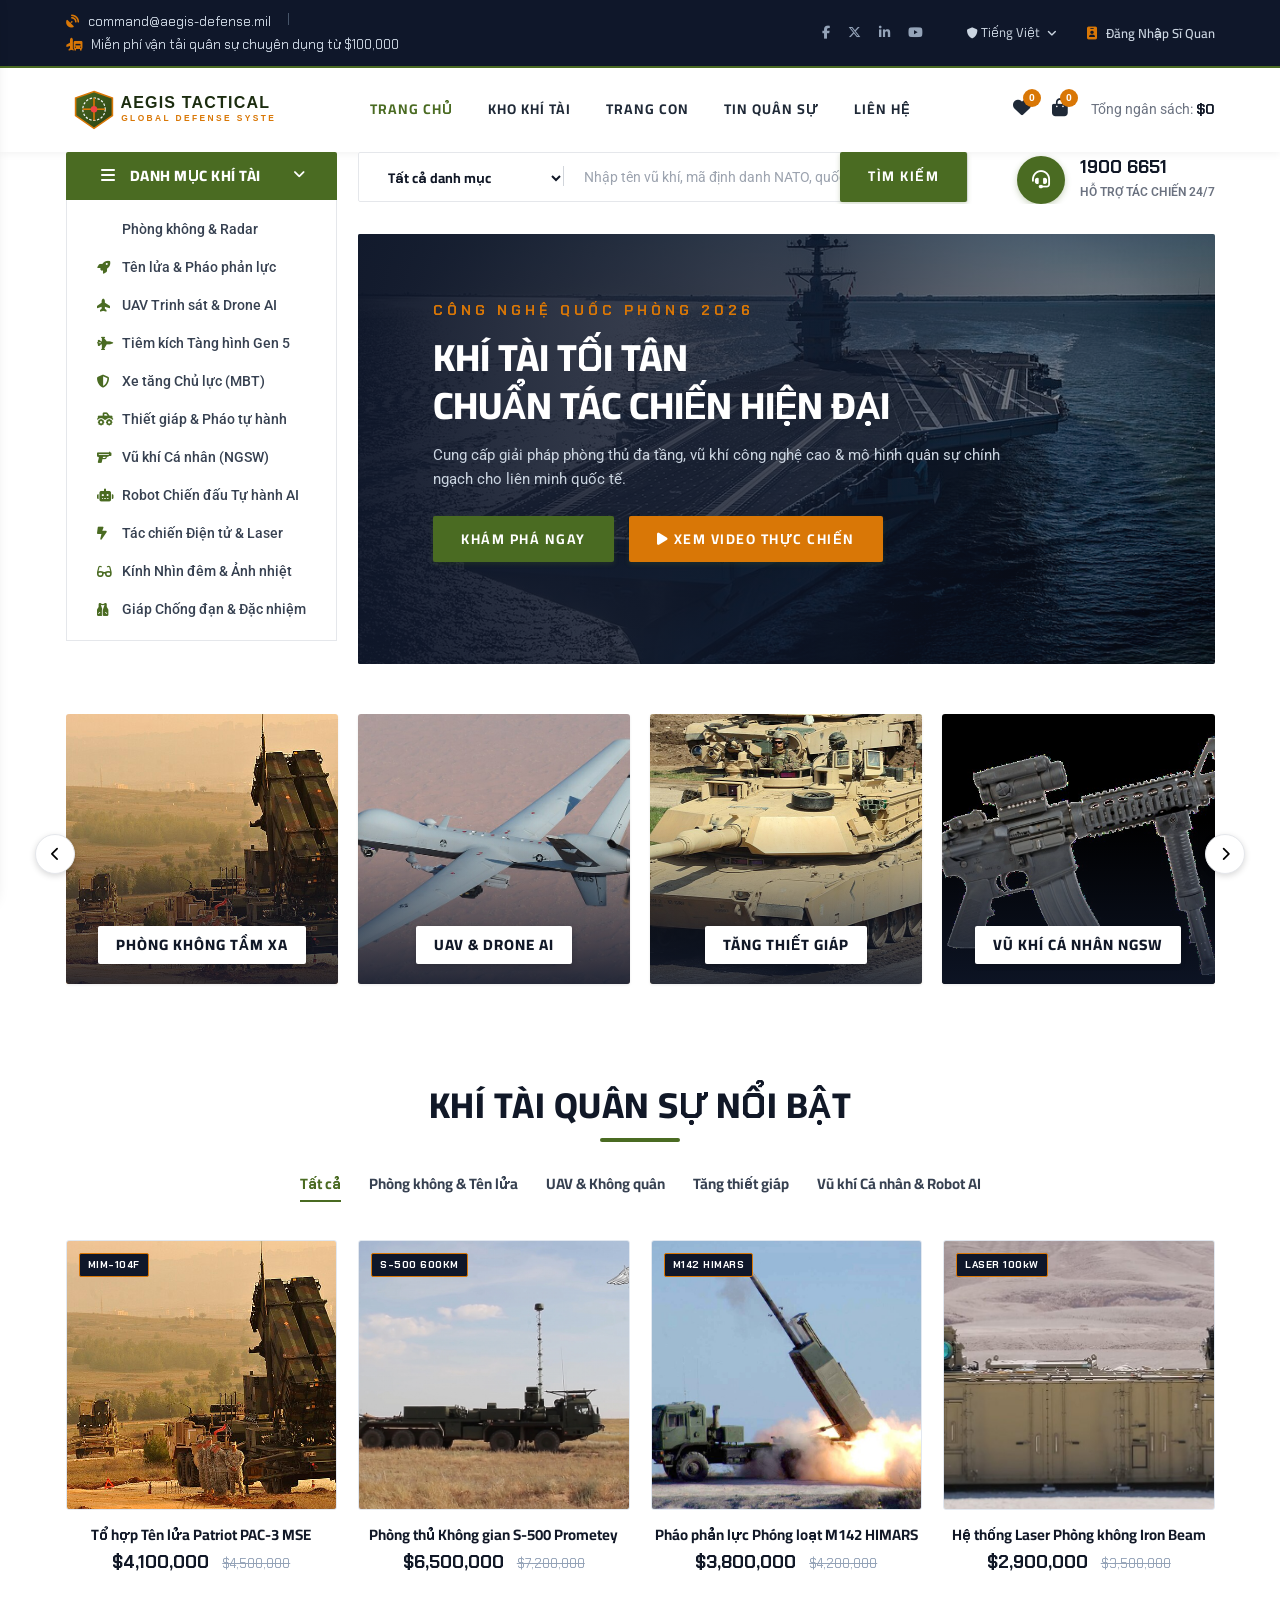
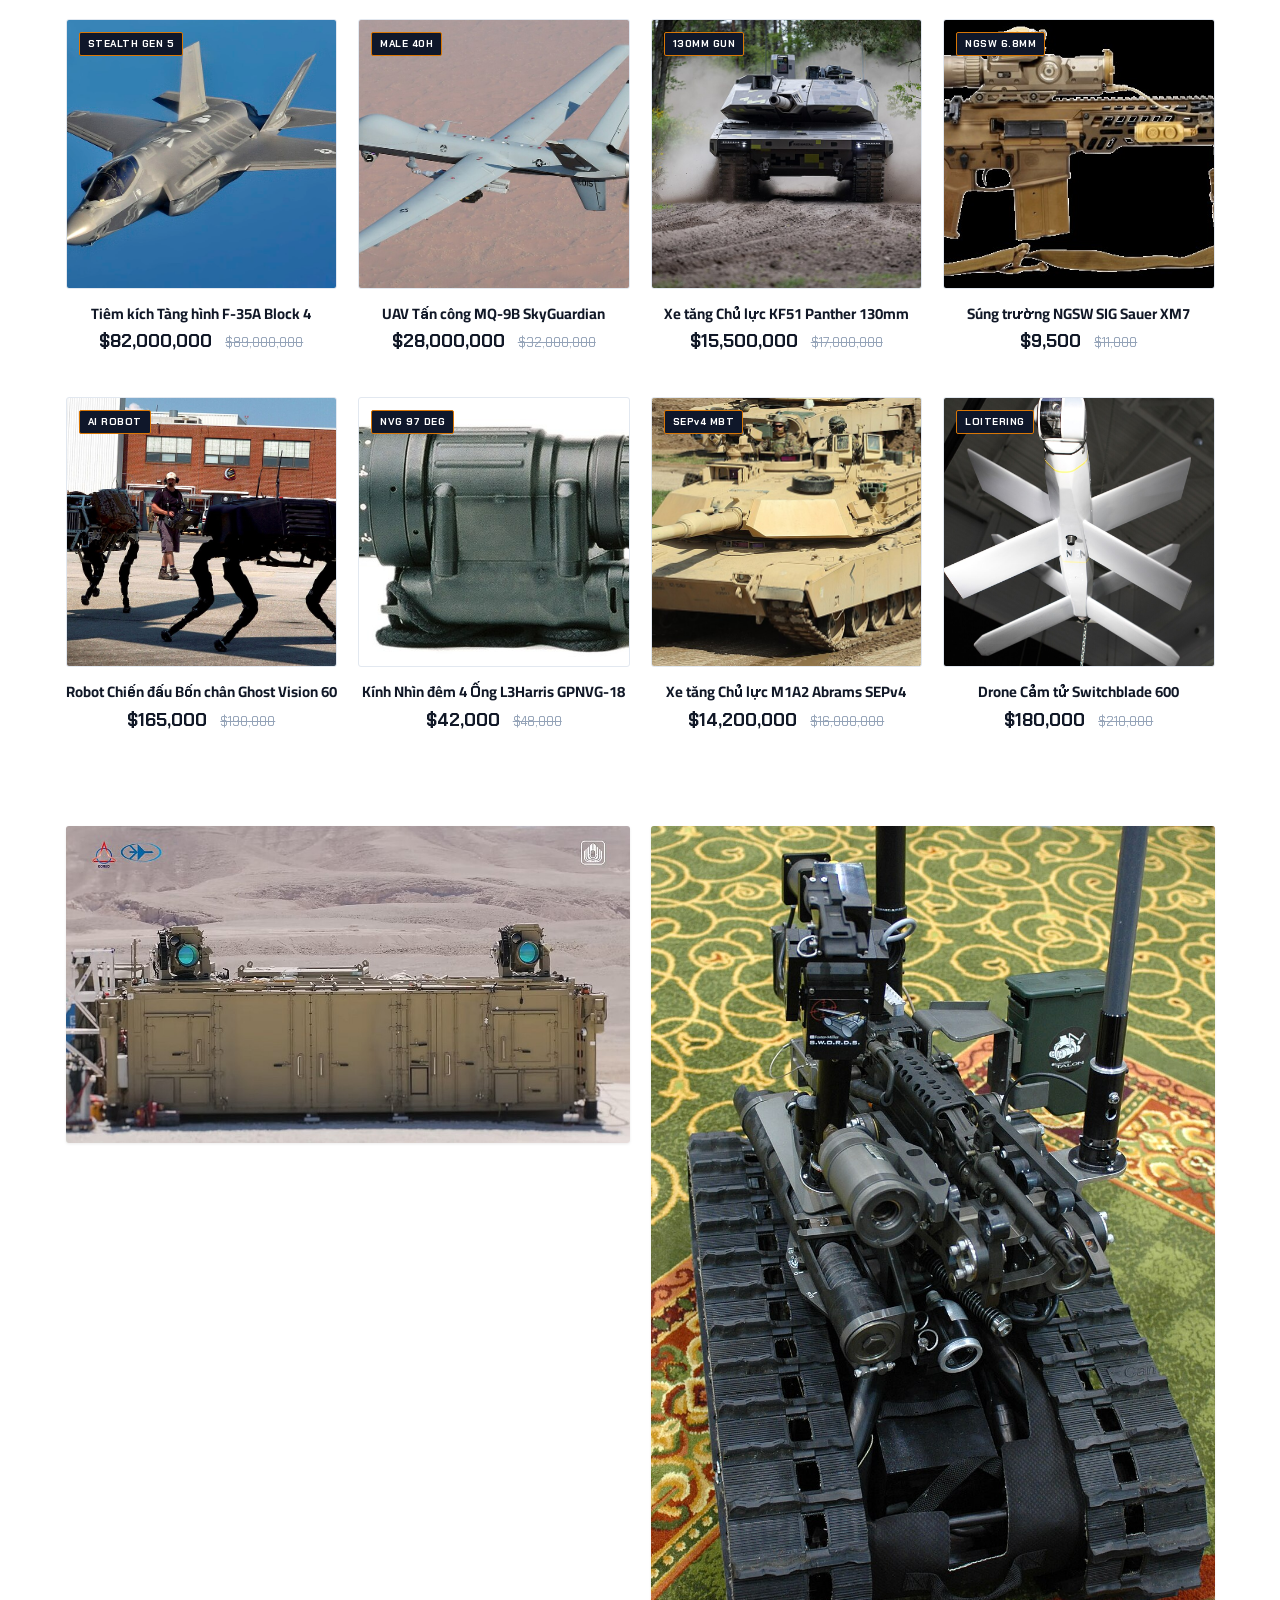
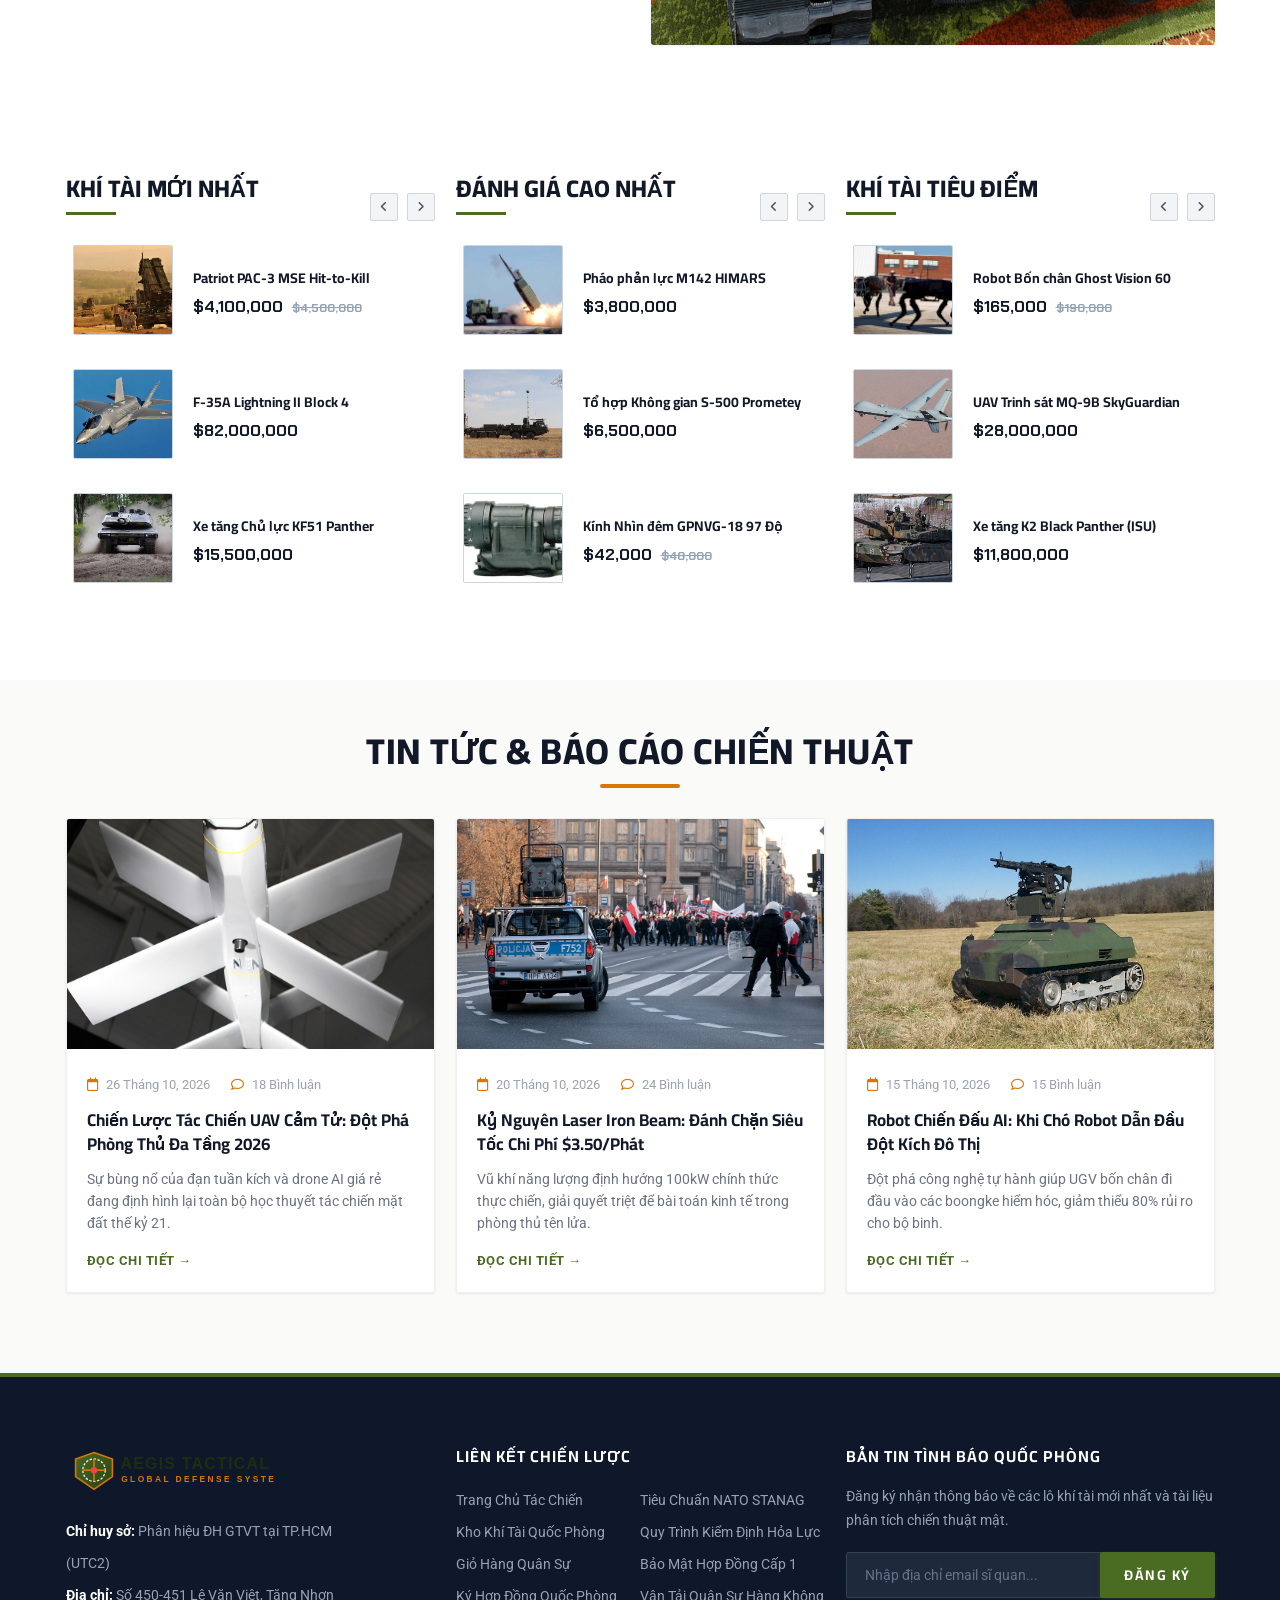
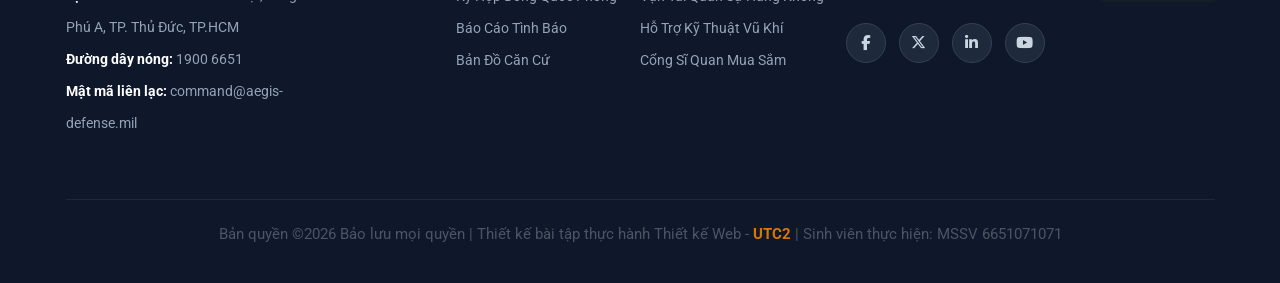
<file: index.html>
<!DOCTYPE html>
<html lang="vi">

<head>
    <meta charset="UTF-8">
    <meta name="description" content="AEGIS Tactical & Defense Systems - Hệ thống Cung ứng Khí tài & Vũ khí Quân sự Tối tân nhất Thế giới">
    <meta name="keywords" content="Aegis, vũ khí quân sự, khí tài quốc phòng, tên lửa, patriot, UAV, xe tăng, súng trường NGSW, UTC2">
    <meta name="viewport" content="width=device-width, initial-scale=1.0">
    <meta http-equiv="X-UA-Compatible" content="ie=edge">
    <title>AEGIS DEFENSE | Hệ Thống Thương Mại Khí Tài Quân Sự Tối Tân</title>

    <!-- Google Fonts -->
    <link href="https://fonts.googleapis.com/css2?family=Cairo:wght@200;300;400;600;700;800;900&family=Chakra+Petch:wght@400;500;600;700&family=Roboto:wght@300;400;500;700&display=swap" rel="stylesheet">

    <!-- CSS Stylesheets -->
    <link rel="stylesheet" href="https://cdn.jsdelivr.net/npm/bootstrap@5.3.3/dist/css/bootstrap.min.css" type="text/css">
    <link rel="stylesheet" href="https://cdnjs.cloudflare.com/ajax/libs/font-awesome/6.5.1/css/all.min.css" type="text/css">
    <link rel="stylesheet" href="Styles/style.css" type="text/css">
    <link rel="stylesheet" href="Styles/responsive.css" type="text/css">
</head>

<body>
    <!-- Page Preloder -->
    <div id="preloder">
        <div class="loader"></div>
        <div class="loader-text">AEGIS DEFENSE COMMAND INITIALIZING...</div>
    </div>

    <!-- Humberger Menu Begin (Mobile Off-canvas) -->
    <div class="humberger__menu__overlay"></div>
    <div class="humberger__menu__wrapper">
        <div class="humberger__menu__logo">
            <a href="index.html"><img src="Images/logo.svg" alt="Aegis Defense Logo"></a>
        </div>
        <div class="humberger__menu__cart">
            <ul>
                <li><a href="shop-grid.html"><i class="fa-solid fa-heart"></i> <span id="mobile-wishlist-count" class="wishlist-count">0</span></a></li>
                <li><a href="shoping-cart.html"><i class="fa-solid fa-bag-shopping"></i> <span id="mobile-cart-count" class="cart-count">0</span></a></li>
            </ul>
            <div class="header__cart__price">Tổng ngân sách: <span class="header-cart-total">$0.00</span></div>
        </div>
        <div class="humberger__menu__widget">
            <div class="header__top__right__language">
                <span><i class="fa-solid fa-flag"></i> Tiếng Việt</span>
            </div>
            <div class="header__top__right__auth" style="margin-top: 10px;">
                <a href="checkout.html"><i class="fa-solid fa-user-shield"></i> Cổng Sĩ Quan Mua Sắm</a>
            </div>
        </div>
        <nav class="humberger__menu__nav mobile-menu">
            <ul>
                <li class="active"><a href="index.html">TRANG CHỦ</a></li>
                <li><a href="shop-grid.html">KHO KHÍ TÀI</a></li>
                <li><a href="#">TRANG CON</a>
                    <ul class="header__menu__dropdown">
                        <li><a href="shop-details.html?id=1">Chi Tiết Khí Tài</a></li>
                        <li><a href="shoping-cart.html">Giỏ Hàng Khí Tài</a></li>
                        <li><a href="checkout.html">Thủ Tục Thanh Toán</a></li>
                        <li><a href="blog-details.html?id=1">Chi Tiết Tin Quân Sự</a></li>
                    </ul>
                </li>
                <li><a href="blog.html">TIN QUÂN SỰ</a></li>
                <li><a href="contact.html">LIÊN HỆ</a></li>
            </ul>
        </nav>
        <div id="mobile-menu-wrap"></div>
        <div class="header__top__right__social">
            <a href="#"><i class="fa-brands fa-facebook-f"></i></a>
            <a href="#"><i class="fa-brands fa-x-twitter"></i></a>
            <a href="#"><i class="fa-brands fa-linkedin-in"></i></a>
            <a href="#"><i class="fa-brands fa-youtube"></i></a>
        </div>
        <div class="humberger__menu__contact" style="margin-top: 20px;">
            <ul>
                <li><i class="fa-solid fa-envelope"></i> command@aegis-defense.mil</li>
                <li>Miễn phí vận tải quân sự từ $100,000</li>
            </ul>
        </div>
    </div>
    <!-- Humberger Menu End -->

    <!-- Header Section Begin -->
    <header class="header">
        <div class="header__top">
            <div class="container">
                <div class="row align-items-center">
                    <div class="col-lg-6 col-md-6">
                        <div class="header__top__left">
                            <ul>
                                <li><i class="fa-solid fa-satellite-dish"></i> command@aegis-defense.mil</li>
                                <li><i class="fa-solid fa-truck-plane"></i> Miễn phí vận tải quân sự chuyên dụng từ $100,000</li>
                            </ul>
                        </div>
                    </div>
                    <div class="col-lg-6 col-md-6">
                        <div class="header__top__right">
                            <div class="header__top__right__social">
                                <a href="#"><i class="fa-brands fa-facebook-f"></i></a>
                                <a href="#"><i class="fa-brands fa-x-twitter"></i></a>
                                <a href="#"><i class="fa-brands fa-linkedin-in"></i></a>
                                <a href="#"><i class="fa-brands fa-youtube"></i></a>
                            </div>
                            <div class="header__top__right__language">
                                <span><i class="fa-solid fa-shield"></i> Tiếng Việt</span>
                                <i class="fa-solid fa-angle-down"></i>
                                <ul>
                                    <li><a href="#">Tiếng Việt (VN)</a></li>
                                    <li><a href="#">English (NATO)</a></li>
                                </ul>
                            </div>
                            <div class="header__top__right__auth">
                                <a href="checkout.html"><i class="fa-solid fa-id-badge"></i> Đăng Nhập Sĩ Quan</a>
                            </div>
                        </div>
                    </div>
                </div>
            </div>
        </div>
        <div class="container">
            <div class="row align-items-center">
                <div class="col-lg-3 col-md-3">
                    <div class="header__logo">
                        <a href="index.html"><img src="Images/logo.svg" alt="AEGIS Defense Logo"></a>
                    </div>
                </div>
                <div class="col-lg-6 col-md-6">
                    <nav class="header__menu">
                        <ul>
                            <li class="active"><a href="index.html">TRANG CHỦ</a></li>
                            <li><a href="shop-grid.html">KHO KHÍ TÀI</a></li>
                            <li><a href="#">TRANG CON</a>
                                <ul class="header__menu__dropdown">
                                    <li><a href="shop-details.html?id=1">Chi Tiết Khí Tài</a></li>
                                    <li><a href="shoping-cart.html">Giỏ Hàng Khí Tài</a></li>
                                    <li><a href="checkout.html">Ký Kết Thanh Toán</a></li>
                                    <li><a href="blog-details.html?id=1">Báo Cáo Tác Chiến</a></li>
                                </ul>
                            </li>
                            <li><a href="blog.html">TIN QUÂN SỰ</a></li>
                            <li><a href="contact.html">LIÊN HỆ</a></li>
                        </ul>
                    </nav>
                </div>
                <div class="col-lg-3 col-md-3">
                    <div class="header__cart">
                        <ul>
                            <li><a href="shop-grid.html" title="Danh sách theo dõi tác chiến"><i class="fa-solid fa-heart"></i> <span id="wishlist-count" class="wishlist-count">0</span></a></li>
                            <li><a href="shoping-cart.html" title="Giỏ hàng khí tài"><i class="fa-solid fa-bag-shopping"></i> <span id="cart-count" class="cart-count">0</span></a></li>
                        </ul>
                        <div class="header__cart__price">Tổng ngân sách: <span id="header-cart-total" class="header-cart-total">$0.00</span></div>
                    </div>
                </div>
            </div>
            <div class="humberger__open">
                <i class="fa-solid fa-bars"></i>
            </div>
        </div>
    </header>
    <!-- Header Section End -->

    <!-- Hero Section Begin -->
    <section class="hero">
        <div class="container">
            <div class="row">
                <div class="col-lg-3">
                    <div class="hero__categories">
                        <div class="hero__categories__all">
                            <i class="fa-solid fa-bars"></i>
                            <span>DANH MỤC KHÍ TÀI</span>
                            <i class="fa-solid fa-angle-down arrow_down"></i>
                        </div>
                        <ul>
                            <li><a href="shop-grid.html?category=air-defense"><i class="fa-solid fa-radar"></i> Phòng không & Radar</a></li>
                            <li><a href="shop-grid.html?category=missiles"><i class="fa-solid fa-rocket"></i> Tên lửa & Pháo phản lực</a></li>
                            <li><a href="shop-grid.html?category=uav"><i class="fa-solid fa-plane-up"></i> UAV Trinh sát & Drone AI</a></li>
                            <li><a href="shop-grid.html?category=stealth-fighter"><i class="fa-solid fa-jet-fighter"></i> Tiêm kích Tàng hình Gen 5</a></li>
                            <li><a href="shop-grid.html?category=mbt"><i class="fa-solid fa-shield-halved"></i> Xe tăng Chủ lực (MBT)</a></li>
                            <li><a href="shop-grid.html?category=armored-artillery"><i class="fa-solid fa-truck-monster"></i> Thiết giáp & Pháo tự hành</a></li>
                            <li><a href="shop-grid.html?category=infantry-ngsw"><i class="fa-solid fa-gun"></i> Vũ khí Cá nhân (NGSW)</a></li>
                            <li><a href="shop-grid.html?category=combat-robot"><i class="fa-solid fa-robot"></i> Robot Chiến đấu Tự hành AI</a></li>
                            <li><a href="shop-grid.html?category=electronic-warfare"><i class="fa-solid fa-bolt-lightning"></i> Tác chiến Điện tử & Laser</a></li>
                            <li><a href="shop-grid.html?category=night-vision"><i class="fa-solid fa-glasses"></i> Kính Nhìn đêm & Ảnh nhiệt</a></li>
                            <li><a href="shop-grid.html?category=tactical-gear"><i class="fa-solid fa-vest"></i> Giáp Chống đạn & Đặc nhiệm</a></li>
                        </ul>
                    </div>
                </div>
                <div class="col-lg-9">
                    <div class="hero__search">
                        <div class="hero__search__form">
                            <form action="shop-grid.html" method="GET">
                                <div class="hero__search__categories">
                                    <select name="category">
                                        <option value="all">Tất cả danh mục</option>
                                        <option value="air-defense">Phòng không & Tên lửa</option>
                                        <option value="uav">UAV & Drone Cảm tử</option>
                                        <option value="mbt">Tăng thiết giáp</option>
                                        <option value="infantry-ngsw">Vũ khí Bộ binh NGSW</option>
                                        <option value="electronic-warfare">Tác chiến Laser & Radar</option>
                                    </select>
                                </div>
                                <input type="text" name="search" placeholder="Nhập tên vũ khí, mã định danh NATO, quốc gia..." autocomplete="off">
                                <button type="submit" class="site-btn">TÌM KIẾM</button>
                            </form>
                        </div>
                        <div class="hero__search__phone">
                            <div class="hero__search__phone__icon">
                                <i class="fa-solid fa-headset"></i>
                            </div>
                            <div class="hero__search__phone__text">
                                <h5>1900 6651</h5>
                                <span>HỖ TRỢ TÁC CHIẾN 24/7</span>
                            </div>
                        </div>
                    </div>
                    <div class="hero__item set-bg" data-setbg="Images/hero-banner.jpg">
                        <div class="hero__text">
                            <span>CÔNG NGHỆ QUỐC PHÒNG 2026</span>
                            <h2>KHÍ TÀI TỐI TÂN <br />CHUẨN TÁC CHIẾN HIỆN ĐẠI</h2>
                            <p>Cung cấp giải pháp phòng thủ đa tầng, vũ khí công nghệ cao & mô hình quân sự chính ngạch cho liên minh quốc tế.</p>
                            <div class="hero-btn-group">
                                <a href="shop-grid.html" class="primary-btn">KHÁM PHÁ NGAY</a>
                                <a href="javascript:void(0)" class="site-btn site-btn-accent open-combat-video-btn" data-src="Videos/hero-combat-demo.mp4">
                                    <i class="fa-solid fa-play"></i> XEM VIDEO THỰC CHIẾN
                                </a>
                            </div>
                        </div>
                    </div>
                </div>
            </div>
        </div>
    </section>
    <!-- Hero Section End -->

    <!-- Categories Section Begin -->
    <section class="categories">
        <div class="container">
            <div class="row">
                <div class="categories__slider-wrapper">
                    <button class="slider-nav-btn categories__slider__prev" aria-label="Lùi lại"><i class="fa-solid fa-chevron-left"></i></button>
                    <div class="categories__slider">
                        <div class="categories__item set-bg" data-setbg="Images/cat-air-defense.jpg">
                            <h5><a href="shop-grid.html?category=air-defense">PHÒNG KHÔNG TẦM XA</a></h5>
                        </div>
                        <div class="categories__item set-bg" data-setbg="Images/cat-uav.jpg">
                            <h5><a href="shop-grid.html?category=uav">UAV & DRONE AI</a></h5>
                        </div>
                        <div class="categories__item set-bg" data-setbg="Images/cat-armor.jpg">
                            <h5><a href="shop-grid.html?category=mbt">TĂNG THIẾT GIÁP</a></h5>
                        </div>
                        <div class="categories__item set-bg" data-setbg="Images/cat-infantry.jpg">
                            <h5><a href="shop-grid.html?category=infantry-ngsw">VŨ KHÍ CÁ NHÂN NGSW</a></h5>
                        </div>
                        <div class="categories__item set-bg" data-setbg="Images/cat-electronic-warfare.jpg">
                            <h5><a href="shop-grid.html?category=electronic-warfare">TÁC CHIẾN ĐIỆN TỬ</a></h5>
                        </div>
                    </div>
                    <button class="slider-nav-btn categories__slider__next" aria-label="Tiến tới"><i class="fa-solid fa-chevron-right"></i></button>
                </div>
            </div>
        </div>
    </section>
    <!-- Categories Section End -->

    <!-- Featured Section Begin -->
    <section class="featured spad">
        <div class="container">
            <div class="row">
                <div class="col-lg-12">
                    <div class="section-title">
                        <h2>Khí Tài Quân Sự Nổi Bật</h2>
                    </div>
                    <div class="featured__controls">
                        <ul>
                            <li class="active" data-filter="*">Tất cả</li>
                            <li data-filter=".air-defense">Phòng không & Tên lửa</li>
                            <li data-filter=".uav-air">UAV & Không quân</li>
                            <li data-filter=".armor">Tăng thiết giáp</li>
                            <li data-filter=".infantry-robot">Vũ khí Cá nhân & Robot AI</li>
                        </ul>
                    </div>
                </div>
            </div>
            <div class="row featured__filter">
                <!-- Item 1 -->
                <div class="col-lg-3 col-md-4 col-sm-6 mix air-defense">
                    <div class="featured__item">
                        <div class="featured__item__pic set-bg" data-setbg="Images/weapon-1.jpg">
                            <span class="product__badge">MIM-104F</span>
                            <ul class="featured__item__pic__hover">
                                <li><a href="javascript:void(0)" class="add-to-wishlist-btn" data-id="1" title="Theo dõi mục tiêu"><i class="fa-solid fa-heart"></i></a></li>
                                <li><a href="javascript:void(0)" class="quick-view-btn" data-id="1" title="Xem nhanh thông số"><i class="fa-solid fa-eye"></i></a></li>
                                <li><a href="javascript:void(0)" class="add-to-cart-btn" data-id="1" title="Thêm vào giỏ khí tài"><i class="fa-solid fa-cart-shopping"></i></a></li>
                            </ul>
                        </div>
                        <div class="featured__item__text">
                            <h6><a href="shop-details.html?id=1">Tổ hợp Tên lửa Patriot PAC-3 MSE</a></h6>
                            <h5>$4,100,000 <span>$4,500,000</span></h5>
                        </div>
                    </div>
                </div>

                <!-- Item 2 -->
                <div class="col-lg-3 col-md-4 col-sm-6 mix air-defense">
                    <div class="featured__item">
                        <div class="featured__item__pic set-bg" data-setbg="Images/weapon-2.jpg">
                            <span class="product__badge">S-500 600KM</span>
                            <ul class="featured__item__pic__hover">
                                <li><a href="javascript:void(0)" class="add-to-wishlist-btn" data-id="2" title="Theo dõi mục tiêu"><i class="fa-solid fa-heart"></i></a></li>
                                <li><a href="javascript:void(0)" class="quick-view-btn" data-id="2" title="Xem nhanh thông số"><i class="fa-solid fa-eye"></i></a></li>
                                <li><a href="javascript:void(0)" class="add-to-cart-btn" data-id="2" title="Thêm vào giỏ khí tài"><i class="fa-solid fa-cart-shopping"></i></a></li>
                            </ul>
                        </div>
                        <div class="featured__item__text">
                            <h6><a href="shop-details.html?id=2">Phòng thủ Không gian S-500 Prometey</a></h6>
                            <h5>$6,500,000 <span>$7,200,000</span></h5>
                        </div>
                    </div>
                </div>

                <!-- Item 3 -->
                <div class="col-lg-3 col-md-4 col-sm-6 mix air-defense">
                    <div class="featured__item">
                        <div class="featured__item__pic set-bg" data-setbg="Images/weapon-3.jpg">
                            <span class="product__badge">M142 HIMARS</span>
                            <ul class="featured__item__pic__hover">
                                <li><a href="javascript:void(0)" class="add-to-wishlist-btn" data-id="3" title="Theo dõi mục tiêu"><i class="fa-solid fa-heart"></i></a></li>
                                <li><a href="javascript:void(0)" class="quick-view-btn" data-id="3" title="Xem nhanh thông số"><i class="fa-solid fa-eye"></i></a></li>
                                <li><a href="javascript:void(0)" class="add-to-cart-btn" data-id="3" title="Thêm vào giỏ khí tài"><i class="fa-solid fa-cart-shopping"></i></a></li>
                            </ul>
                        </div>
                        <div class="featured__item__text">
                            <h6><a href="shop-details.html?id=3">Pháo phản lực Phóng loạt M142 HIMARS</a></h6>
                            <h5>$3,800,000 <span>$4,200,000</span></h5>
                        </div>
                    </div>
                </div>

                <!-- Item 4 -->
                <div class="col-lg-3 col-md-4 col-sm-6 mix air-defense">
                    <div class="featured__item">
                        <div class="featured__item__pic set-bg" data-setbg="Images/weapon-4.jpg">
                            <span class="product__badge">LASER 100kW</span>
                            <ul class="featured__item__pic__hover">
                                <li><a href="javascript:void(0)" class="add-to-wishlist-btn" data-id="4" title="Theo dõi mục tiêu"><i class="fa-solid fa-heart"></i></a></li>
                                <li><a href="javascript:void(0)" class="quick-view-btn" data-id="4" title="Xem nhanh thông số"><i class="fa-solid fa-eye"></i></a></li>
                                <li><a href="javascript:void(0)" class="add-to-cart-btn" data-id="4" title="Thêm vào giỏ khí tài"><i class="fa-solid fa-cart-shopping"></i></a></li>
                            </ul>
                        </div>
                        <div class="featured__item__text">
                            <h6><a href="shop-details.html?id=4">Hệ thống Laser Phòng không Iron Beam</a></h6>
                            <h5>$2,900,000 <span>$3,500,000</span></h5>
                        </div>
                    </div>
                </div>

                <!-- Item 5 -->
                <div class="col-lg-3 col-md-4 col-sm-6 mix uav-air">
                    <div class="featured__item">
                        <div class="featured__item__pic set-bg" data-setbg="Images/weapon-5.jpg">
                            <span class="product__badge">STEALTH GEN 5</span>
                            <ul class="featured__item__pic__hover">
                                <li><a href="javascript:void(0)" class="add-to-wishlist-btn" data-id="5" title="Theo dõi mục tiêu"><i class="fa-solid fa-heart"></i></a></li>
                                <li><a href="javascript:void(0)" class="quick-view-btn" data-id="5" title="Xem nhanh thông số"><i class="fa-solid fa-eye"></i></a></li>
                                <li><a href="javascript:void(0)" class="add-to-cart-btn" data-id="5" title="Thêm vào giỏ khí tài"><i class="fa-solid fa-cart-shopping"></i></a></li>
                            </ul>
                        </div>
                        <div class="featured__item__text">
                            <h6><a href="shop-details.html?id=5">Tiêm kích Tàng hình F-35A Block 4</a></h6>
                            <h5>$82,000,000 <span>$89,000,000</span></h5>
                        </div>
                    </div>
                </div>

                <!-- Item 6 -->
                <div class="col-lg-3 col-md-4 col-sm-6 mix uav-air">
                    <div class="featured__item">
                        <div class="featured__item__pic set-bg" data-setbg="Images/weapon-6.jpg">
                            <span class="product__badge">MALE 40H</span>
                            <ul class="featured__item__pic__hover">
                                <li><a href="javascript:void(0)" class="add-to-wishlist-btn" data-id="6" title="Theo dõi mục tiêu"><i class="fa-solid fa-heart"></i></a></li>
                                <li><a href="javascript:void(0)" class="quick-view-btn" data-id="6" title="Xem nhanh thông số"><i class="fa-solid fa-eye"></i></a></li>
                                <li><a href="javascript:void(0)" class="add-to-cart-btn" data-id="6" title="Thêm vào giỏ khí tài"><i class="fa-solid fa-cart-shopping"></i></a></li>
                            </ul>
                        </div>
                        <div class="featured__item__text">
                            <h6><a href="shop-details.html?id=6">UAV Tấn công MQ-9B SkyGuardian</a></h6>
                            <h5>$28,000,000 <span>$32,000,000</span></h5>
                        </div>
                    </div>
                </div>

                <!-- Item 7 -->
                <div class="col-lg-3 col-md-4 col-sm-6 mix armor">
                    <div class="featured__item">
                        <div class="featured__item__pic set-bg" data-setbg="Images/weapon-9.jpg">
                            <span class="product__badge">130MM GUN</span>
                            <ul class="featured__item__pic__hover">
                                <li><a href="javascript:void(0)" class="add-to-wishlist-btn" data-id="9" title="Theo dõi mục tiêu"><i class="fa-solid fa-heart"></i></a></li>
                                <li><a href="javascript:void(0)" class="quick-view-btn" data-id="9" title="Xem nhanh thông số"><i class="fa-solid fa-eye"></i></a></li>
                                <li><a href="javascript:void(0)" class="add-to-cart-btn" data-id="9" title="Thêm vào giỏ khí tài"><i class="fa-solid fa-cart-shopping"></i></a></li>
                            </ul>
                        </div>
                        <div class="featured__item__text">
                            <h6><a href="shop-details.html?id=9">Xe tăng Chủ lực KF51 Panther 130mm</a></h6>
                            <h5>$15,500,000 <span>$17,000,000</span></h5>
                        </div>
                    </div>
                </div>

                <!-- Item 8 -->
                <div class="col-lg-3 col-md-4 col-sm-6 mix infantry-robot">
                    <div class="featured__item">
                        <div class="featured__item__pic set-bg" data-setbg="Images/weapon-13.jpg">
                            <span class="product__badge">NGSW 6.8MM</span>
                            <ul class="featured__item__pic__hover">
                                <li><a href="javascript:void(0)" class="add-to-wishlist-btn" data-id="13" title="Theo dõi mục tiêu"><i class="fa-solid fa-heart"></i></a></li>
                                <li><a href="javascript:void(0)" class="quick-view-btn" data-id="13" title="Xem nhanh thông số"><i class="fa-solid fa-eye"></i></a></li>
                                <li><a href="javascript:void(0)" class="add-to-cart-btn" data-id="13" title="Thêm vào giỏ khí tài"><i class="fa-solid fa-cart-shopping"></i></a></li>
                            </ul>
                        </div>
                        <div class="featured__item__text">
                            <h6><a href="shop-details.html?id=13">Súng trường NGSW SIG Sauer XM7</a></h6>
                            <h5>$9,500 <span>$11,000</span></h5>
                        </div>
                    </div>
                </div>

                <!-- Item 9 -->
                <div class="col-lg-3 col-md-4 col-sm-6 mix infantry-robot">
                    <div class="featured__item">
                        <div class="featured__item__pic set-bg" data-setbg="Images/weapon-14.jpg">
                            <span class="product__badge">AI ROBOT</span>
                            <ul class="featured__item__pic__hover">
                                <li><a href="javascript:void(0)" class="add-to-wishlist-btn" data-id="14" title="Theo dõi mục tiêu"><i class="fa-solid fa-heart"></i></a></li>
                                <li><a href="javascript:void(0)" class="quick-view-btn" data-id="14" title="Xem nhanh thông số"><i class="fa-solid fa-eye"></i></a></li>
                                <li><a href="javascript:void(0)" class="add-to-cart-btn" data-id="14" title="Thêm vào giỏ khí tài"><i class="fa-solid fa-cart-shopping"></i></a></li>
                            </ul>
                        </div>
                        <div class="featured__item__text">
                            <h6><a href="shop-details.html?id=14">Robot Chiến đấu Bốn chân Ghost Vision 60</a></h6>
                            <h5>$165,000 <span>$190,000</span></h5>
                        </div>
                    </div>
                </div>

                <!-- Item 10 -->
                <div class="col-lg-3 col-md-4 col-sm-6 mix infantry-robot">
                    <div class="featured__item">
                        <div class="featured__item__pic set-bg" data-setbg="Images/weapon-16.jpg">
                            <span class="product__badge">NVG 97 DEG</span>
                            <ul class="featured__item__pic__hover">
                                <li><a href="javascript:void(0)" class="add-to-wishlist-btn" data-id="16" title="Theo dõi mục tiêu"><i class="fa-solid fa-heart"></i></a></li>
                                <li><a href="javascript:void(0)" class="quick-view-btn" data-id="16" title="Xem nhanh thông số"><i class="fa-solid fa-eye"></i></a></li>
                                <li><a href="javascript:void(0)" class="add-to-cart-btn" data-id="16" title="Thêm vào giỏ khí tài"><i class="fa-solid fa-cart-shopping"></i></a></li>
                            </ul>
                        </div>
                        <div class="featured__item__text">
                            <h6><a href="shop-details.html?id=16">Kính Nhìn đêm 4 Ống L3Harris GPNVG-18</a></h6>
                            <h5>$42,000 <span>$48,000</span></h5>
                        </div>
                    </div>
                </div>

                <!-- Item 11 -->
                <div class="col-lg-3 col-md-4 col-sm-6 mix armor">
                    <div class="featured__item">
                        <div class="featured__item__pic set-bg" data-setbg="Images/weapon-10.jpg">
                            <span class="product__badge">SEPv4 MBT</span>
                            <ul class="featured__item__pic__hover">
                                <li><a href="javascript:void(0)" class="add-to-wishlist-btn" data-id="10" title="Theo dõi mục tiêu"><i class="fa-solid fa-heart"></i></a></li>
                                <li><a href="javascript:void(0)" class="quick-view-btn" data-id="10" title="Xem nhanh thông số"><i class="fa-solid fa-eye"></i></a></li>
                                <li><a href="javascript:void(0)" class="add-to-cart-btn" data-id="10" title="Thêm vào giỏ khí tài"><i class="fa-solid fa-cart-shopping"></i></a></li>
                            </ul>
                        </div>
                        <div class="featured__item__text">
                            <h6><a href="shop-details.html?id=10">Xe tăng Chủ lực M1A2 Abrams SEPv4</a></h6>
                            <h5>$14,200,000 <span>$16,000,000</span></h5>
                        </div>
                    </div>
                </div>

                <!-- Item 12 -->
                <div class="col-lg-3 col-md-4 col-sm-6 mix uav-air">
                    <div class="featured__item">
                        <div class="featured__item__pic set-bg" data-setbg="Images/weapon-7.jpg">
                            <span class="product__badge">LOITERING</span>
                            <ul class="featured__item__pic__hover">
                                <li><a href="javascript:void(0)" class="add-to-wishlist-btn" data-id="7" title="Theo dõi mục tiêu"><i class="fa-solid fa-heart"></i></a></li>
                                <li><a href="javascript:void(0)" class="quick-view-btn" data-id="7" title="Xem nhanh thông số"><i class="fa-solid fa-eye"></i></a></li>
                                <li><a href="javascript:void(0)" class="add-to-cart-btn" data-id="7" title="Thêm vào giỏ khí tài"><i class="fa-solid fa-cart-shopping"></i></a></li>
                            </ul>
                        </div>
                        <div class="featured__item__text">
                            <h6><a href="shop-details.html?id=7">Drone Cảm tử Switchblade 600</a></h6>
                            <h5>$180,000 <span>$210,000</span></h5>
                        </div>
                    </div>
                </div>
            </div>
        </div>
    </section>
    <!-- Featured Section End -->

    <!-- Banner Section Begin -->
    <div class="banner">
        <div class="container">
            <div class="row">
                <div class="col-lg-6 col-md-6 col-sm-6">
                    <div class="banner__pic">
                        <a href="shop-details.html?id=4"><img src="Images/banner-1.jpg" alt="Tổ hợp Laser Iron Beam"></a>
                    </div>
                </div>
                <div class="col-lg-6 col-md-6 col-sm-6">
                    <div class="banner__pic">
                        <a href="shop-details.html?id=14"><img src="Images/banner-2.jpg" alt="Robot Chiến đấu Vision 60"></a>
                    </div>
                </div>
            </div>
        </div>
    </div>
    <!-- Banner Section End -->

    <!-- Latest Product Section Begin (3 Columns Ogani) -->
    <section class="latest-product spad">
        <div class="container">
            <div class="row">
                <!-- Column 1: Latest Products -->
                <div class="col-lg-4 col-md-6">
                    <div class="latest-product__text">
                        <h4>Khí Tài Mới Nhất</h4>
                        <div class="latest-product__slider-nav">
                            <span class="latest-product__btn-prev"><i class="fa-solid fa-angle-left"></i></span>
                            <span class="latest-product__btn-next"><i class="fa-solid fa-angle-right"></i></span>
                        </div>
                        <div class="latest-product__slider">
                            <div class="latest-product__slider__item">
                                <a href="shop-details.html?id=1" class="latest-product__item">
                                    <div class="latest-product__item__pic">
                                        <img src="Images/weapon-1.jpg" alt="Patriot PAC-3">
                                    </div>
                                    <div class="latest-product__item__text">
                                        <h6>Patriot PAC-3 MSE Hit-to-Kill</h6>
                                        <span>$4,100,000</span> <span class="lp-old">$4,500,000</span>
                                    </div>
                                </a>
                                <a href="shop-details.html?id=5" class="latest-product__item">
                                    <div class="latest-product__item__pic">
                                        <img src="Images/weapon-5.jpg" alt="F-35A Block 4">
                                    </div>
                                    <div class="latest-product__item__text">
                                        <h6>F-35A Lightning II Block 4</h6>
                                        <span>$82,000,000</span>
                                    </div>
                                </a>
                                <a href="shop-details.html?id=9" class="latest-product__item">
                                    <div class="latest-product__item__pic">
                                        <img src="Images/weapon-9.jpg" alt="KF51 Panther">
                                    </div>
                                    <div class="latest-product__item__text">
                                        <h6>Xe tăng Chủ lực KF51 Panther</h6>
                                        <span>$15,500,000</span>
                                    </div>
                                </a>
                            </div>
                            <div class="latest-product__slider__item" style="display: none;">
                                <a href="shop-details.html?id=13" class="latest-product__item">
                                    <div class="latest-product__item__pic">
                                        <img src="Images/weapon-13.jpg" alt="SIG Sauer XM7">
                                    </div>
                                    <div class="latest-product__item__text">
                                        <h6>Súng trường SIG Sauer XM7 NGSW</h6>
                                        <span>$9,500</span> <span class="lp-old">$11,000</span>
                                    </div>
                                </a>
                                <a href="shop-details.html?id=8" class="latest-product__item">
                                    <div class="latest-product__item__pic">
                                        <img src="Images/weapon-8.jpg" alt="Bayraktar Kızılelma">
                                    </div>
                                    <div class="latest-product__item__text">
                                        <h6>Tiêm kích Tự hành AI Kızılelma</h6>
                                        <span>$22,000,000</span>
                                    </div>
                                </a>
                                <a href="shop-details.html?id=12" class="latest-product__item">
                                    <div class="latest-product__item__pic">
                                        <img src="Images/weapon-12.jpg" alt="CAESAR 8x8">
                                    </div>
                                    <div class="latest-product__item__text">
                                        <h6>Pháo Tự hành CAESAR 8x8 MkII</h6>
                                        <span>$5,200,000</span>
                                    </div>
                                </a>
                            </div>
                        </div>
                    </div>
                </div>

                <!-- Column 2: Top Rated Products -->
                <div class="col-lg-4 col-md-6">
                    <div class="latest-product__text">
                        <h4>Đánh Giá Cao Nhất</h4>
                        <div class="latest-product__slider-nav">
                            <span class="latest-product__btn-prev"><i class="fa-solid fa-angle-left"></i></span>
                            <span class="latest-product__btn-next"><i class="fa-solid fa-angle-right"></i></span>
                        </div>
                        <div class="latest-product__slider">
                            <div class="latest-product__slider__item">
                                <a href="shop-details.html?id=3" class="latest-product__item">
                                    <div class="latest-product__item__pic">
                                        <img src="Images/weapon-3.jpg" alt="M142 HIMARS">
                                    </div>
                                    <div class="latest-product__item__text">
                                        <h6>Pháo phản lực M142 HIMARS</h6>
                                        <span>$3,800,000</span>
                                    </div>
                                </a>
                                <a href="shop-details.html?id=2" class="latest-product__item">
                                    <div class="latest-product__item__pic">
                                        <img src="Images/weapon-2.jpg" alt="S-500 Prometey">
                                    </div>
                                    <div class="latest-product__item__text">
                                        <h6>Tổ hợp Không gian S-500 Prometey</h6>
                                        <span>$6,500,000</span>
                                    </div>
                                </a>
                                <a href="shop-details.html?id=16" class="latest-product__item">
                                    <div class="latest-product__item__pic">
                                        <img src="Images/weapon-16.jpg" alt="GPNVG-18">
                                    </div>
                                    <div class="latest-product__item__text">
                                        <h6>Kính Nhìn đêm GPNVG-18 97 Độ</h6>
                                        <span>$42,000</span> <span class="lp-old">$48,000</span>
                                    </div>
                                </a>
                            </div>
                            <div class="latest-product__slider__item" style="display: none;">
                                <a href="shop-details.html?id=10" class="latest-product__item">
                                    <div class="latest-product__item__pic">
                                        <img src="Images/weapon-10.jpg" alt="M1A2 SEPv4">
                                    </div>
                                    <div class="latest-product__item__text">
                                        <h6>Xe tăng Chủ lực M1A2 SEPv4</h6>
                                        <span>$14,200,000</span>
                                    </div>
                                </a>
                                <a href="shop-details.html?id=4" class="latest-product__item">
                                    <div class="latest-product__item__pic">
                                        <img src="Images/weapon-4.jpg" alt="Iron Beam">
                                    </div>
                                    <div class="latest-product__item__text">
                                        <h6>Tổ hợp Phòng không Laser Iron Beam</h6>
                                        <span>$2,900,000</span>
                                    </div>
                                </a>
                                <a href="shop-details.html?id=17" class="latest-product__item">
                                    <div class="latest-product__item__pic">
                                        <img src="Images/weapon-17.jpg" alt="B-21 Raider">
                                    </div>
                                    <div class="latest-product__item__text">
                                        <h6>Oanh tạc cơ Tàng hình B-21 Raider</h6>
                                        <span>$750,000,000</span>
                                    </div>
                                </a>
                            </div>
                        </div>
                    </div>
                </div>

                <!-- Column 3: Review / Spotlight Products -->
                <div class="col-lg-4 col-md-6">
                    <div class="latest-product__text">
                        <h4>Khí Tài Tiêu Điểm</h4>
                        <div class="latest-product__slider-nav">
                            <span class="latest-product__btn-prev"><i class="fa-solid fa-angle-left"></i></span>
                            <span class="latest-product__btn-next"><i class="fa-solid fa-angle-right"></i></span>
                        </div>
                        <div class="latest-product__slider">
                            <div class="latest-product__slider__item">
                                <a href="shop-details.html?id=14" class="latest-product__item">
                                    <div class="latest-product__item__pic">
                                        <img src="Images/weapon-14.jpg" alt="Vision 60">
                                    </div>
                                    <div class="latest-product__item__text">
                                        <h6>Robot Bốn chân Ghost Vision 60</h6>
                                        <span>$165,000</span> <span class="lp-old">$190,000</span>
                                    </div>
                                </a>
                                <a href="shop-details.html?id=6" class="latest-product__item">
                                    <div class="latest-product__item__pic">
                                        <img src="Images/weapon-6.jpg" alt="MQ-9B">
                                    </div>
                                    <div class="latest-product__item__text">
                                        <h6>UAV Trinh sát MQ-9B SkyGuardian</h6>
                                        <span>$28,000,000</span>
                                    </div>
                                </a>
                                <a href="shop-details.html?id=11" class="latest-product__item">
                                    <div class="latest-product__item__pic">
                                        <img src="Images/weapon-11.jpg" alt="K2 Black Panther">
                                    </div>
                                    <div class="latest-product__item__text">
                                        <h6>Xe tăng K2 Black Panther (ISU)</h6>
                                        <span>$11,800,000</span>
                                    </div>
                                </a>
                            </div>
                            <div class="latest-product__slider__item" style="display: none;">
                                <a href="shop-details.html?id=7" class="latest-product__item">
                                    <div class="latest-product__item__pic">
                                        <img src="Images/weapon-7.jpg" alt="Switchblade 600">
                                    </div>
                                    <div class="latest-product__item__text">
                                        <h6>UAV Cảm tử Switchblade 600</h6>
                                        <span>$180,000</span>
                                    </div>
                                </a>
                                <a href="shop-details.html?id=15" class="latest-product__item">
                                    <div class="latest-product__item__pic">
                                        <img src="Images/weapon-15.jpg" alt="DroneGun">
                                    </div>
                                    <div class="latest-product__item__text">
                                        <h6>Súng Chế áp Điện tử DroneGun</h6>
                                        <span>$45,000</span>
                                    </div>
                                </a>
                                <a href="shop-details.html?id=18" class="latest-product__item">
                                    <div class="latest-product__item__pic">
                                        <img src="Images/weapon-18.jpg" alt="Type 055">
                                    </div>
                                    <div class="latest-product__item__text">
                                        <h6>Khu trục hạm Tên lửa Type 055</h6>
                                        <span>$920,000,000</span>
                                    </div>
                                </a>
                            </div>
                        </div>
                    </div>
                </div>
            </div>
        </div>
    </section>
    <!-- Latest Product Section End -->

    <!-- Blog Section Begin -->
    <section class="from-blog spad">
        <div class="container">
            <div class="row">
                <div class="col-lg-12">
                    <div class="section-title from-blog__title">
                        <h2>Tin Tức & Báo Cáo Chiến Thuật</h2>
                    </div>
                </div>
            </div>
            <div class="row">
                <div class="col-lg-4 col-md-4 col-sm-6">
                    <div class="blog__item">
                        <div class="blog__item__pic">
                            <img src="Images/blog-1.jpg" alt="Chiến lược UAV cảm tử">
                        </div>
                        <div class="blog__item__text">
                            <ul>
                                <li><i class="fa-regular fa-calendar"></i> 26 Tháng 10, 2026</li>
                                <li><i class="fa-regular fa-comment"></i> 18 Bình luận</li>
                            </ul>
                            <h5><a href="blog-details.html?id=1">Chiến Lược Tác Chiến UAV Cảm Tử: Đột Phá Phòng Thủ Đa Tầng 2026</a></h5>
                            <p>Sự bùng nổ của đạn tuần kích và drone AI giá rẻ đang định hình lại toàn bộ học thuyết tác chiến mặt đất thế kỷ 21.</p>
                            <a href="blog-details.html?id=1" class="read-more">ĐỌC CHI TIẾT →</a>
                        </div>
                    </div>
                </div>
                <div class="col-lg-4 col-md-4 col-sm-6">
                    <div class="blog__item">
                        <div class="blog__item__pic">
                            <img src="Images/blog-2.jpg" alt="Kỷ nguyên vũ khí laser">
                        </div>
                        <div class="blog__item__text">
                            <ul>
                                <li><i class="fa-regular fa-calendar"></i> 20 Tháng 10, 2026</li>
                                <li><i class="fa-regular fa-comment"></i> 24 Bình luận</li>
                            </ul>
                            <h5><a href="blog-details.html?id=2">Kỷ Nguyên Laser Iron Beam: Đánh Chặn Siêu Tốc Chi Phí $3.50/Phát</a></h5>
                            <p>Vũ khí năng lượng định hướng 100kW chính thức thực chiến, giải quyết triệt để bài toán kinh tế trong phòng thủ tên lửa.</p>
                            <a href="blog-details.html?id=2" class="read-more">ĐỌC CHI TIẾT →</a>
                        </div>
                    </div>
                </div>
                <div class="col-lg-4 col-md-4 col-sm-6">
                    <div class="blog__item">
                        <div class="blog__item__pic">
                            <img src="Images/blog-3.jpg" alt="Robot chiến đấu AI">
                        </div>
                        <div class="blog__item__text">
                            <ul>
                                <li><i class="fa-regular fa-calendar"></i> 15 Tháng 10, 2026</li>
                                <li><i class="fa-regular fa-comment"></i> 15 Bình luận</li>
                            </ul>
                            <h5><a href="blog-details.html?id=3">Robot Chiến Đấu AI: Khi Chó Robot Dẫn Đầu Đột Kích Đô Thị</a></h5>
                            <p>Đột phá công nghệ tự hành giúp UGV bốn chân đi đầu vào các boongke hiểm hóc, giảm thiểu 80% rủi ro cho bộ binh.</p>
                            <a href="blog-details.html?id=3" class="read-more">ĐỌC CHI TIẾT →</a>
                        </div>
                    </div>
                </div>
            </div>
        </div>
    </section>
    <!-- Blog Section End -->

    <!-- Footer Section Begin -->
    <footer class="footer spad">
        <div class="container">
            <div class="row">
                <div class="col-lg-3 col-md-6 col-sm-6">
                    <div class="footer__about">
                        <div class="footer__about__logo">
                            <a href="index.html"><img src="Images/logo.svg" alt="AEGIS Defense Logo"></a>
                        </div>
                        <ul>
                            <li><b>Chỉ huy sở:</b> Phân hiệu ĐH GTVT tại TP.HCM (UTC2)</li>
                            <li><b>Địa chỉ:</b> Số 450-451 Lê Văn Việt, Tăng Nhơn Phú A, TP. Thủ Đức, TP.HCM</li>
                            <li><b>Đường dây nóng:</b> 1900 6651</li>
                            <li><b>Mật mã liên lạc:</b> command@aegis-defense.mil</li>
                        </ul>
                    </div>
                </div>
                <div class="col-lg-4 col-md-6 col-sm-6 offset-lg-1">
                    <div class="footer__widget">
                        <h6>Liên Kết Chiến Lược</h6>
                        <ul>
                            <li><a href="index.html">Trang Chủ Tác Chiến</a></li>
                            <li><a href="shop-grid.html">Kho Khí Tài Quốc Phòng</a></li>
                            <li><a href="shoping-cart.html">Giỏ Hàng Quân Sự</a></li>
                            <li><a href="checkout.html">Ký Hợp Đồng Quốc Phòng</a></li>
                            <li><a href="blog.html">Báo Cáo Tình Báo</a></li>
                            <li><a href="contact.html">Bản Đồ Căn Cứ</a></li>
                        </ul>
                        <ul>
                            <li><a href="#">Tiêu Chuẩn NATO STANAG</a></li>
                            <li><a href="#">Quy Trình Kiểm Định Hỏa Lực</a></li>
                            <li><a href="#">Bảo Mật Hợp Đồng Cấp 1</a></li>
                            <li><a href="#">Vận Tải Quân Sự Hàng Không</a></li>
                            <li><a href="#">Hỗ Trợ Kỹ Thuật Vũ Khí</a></li>
                            <li><a href="#">Cổng Sĩ Quan Mua Sắm</a></li>
                        </ul>
                    </div>
                </div>
                <div class="col-lg-4 col-md-12">
                    <div class="footer__widget">
                        <h6>Bản Tin Tình Báo Quốc Phòng</h6>
                        <p>Đăng ký nhận thông báo về các lô khí tài mới nhất và tài liệu phân tích chiến thuật mật.</p>
                        <form action="javascript:void(0)" onsubmit="CartEngine.showToast('Đã đăng ký nhận bản tin quân sự thành công!', 'success')">
                            <input type="email" placeholder="Nhập địa chỉ email sĩ quan..." required>
                            <button type="submit" class="site-btn">ĐĂNG KÝ</button>
                        </form>
                        <div class="footer__widget__social">
                            <a href="#"><i class="fa-brands fa-facebook-f"></i></a>
                            <a href="#"><i class="fa-brands fa-x-twitter"></i></a>
                            <a href="#"><i class="fa-brands fa-linkedin-in"></i></a>
                            <a href="#"><i class="fa-brands fa-youtube"></i></a>
                        </div>
                    </div>
                </div>
            </div>
            <div class="row">
                <div class="col-lg-12">
                    <div class="footer__copyright">
                        <div class="footer__copyright__text">
                            <p>Bản quyền &copy;<script>document.write(new Date().getFullYear());</script> Bảo lưu mọi quyền | Thiết kế bài tập thực hành Thiết kế Web - <a href="https://utc2.edu.vn" target="_blank">UTC2</a> | Sinh viên thực hiện: MSSV 6651071071</p>
                        </div>
                    </div>
                </div>
            </div>
        </div>
    </footer>
    <!-- Footer Section End -->

    <!-- Scripts Section -->
    <script src="Scripts/products-data.js"></script>
    <script src="Scripts/cart-engine.js"></script>
    <script src="Scripts/main.js"></script>
</body>

</html>
</file>
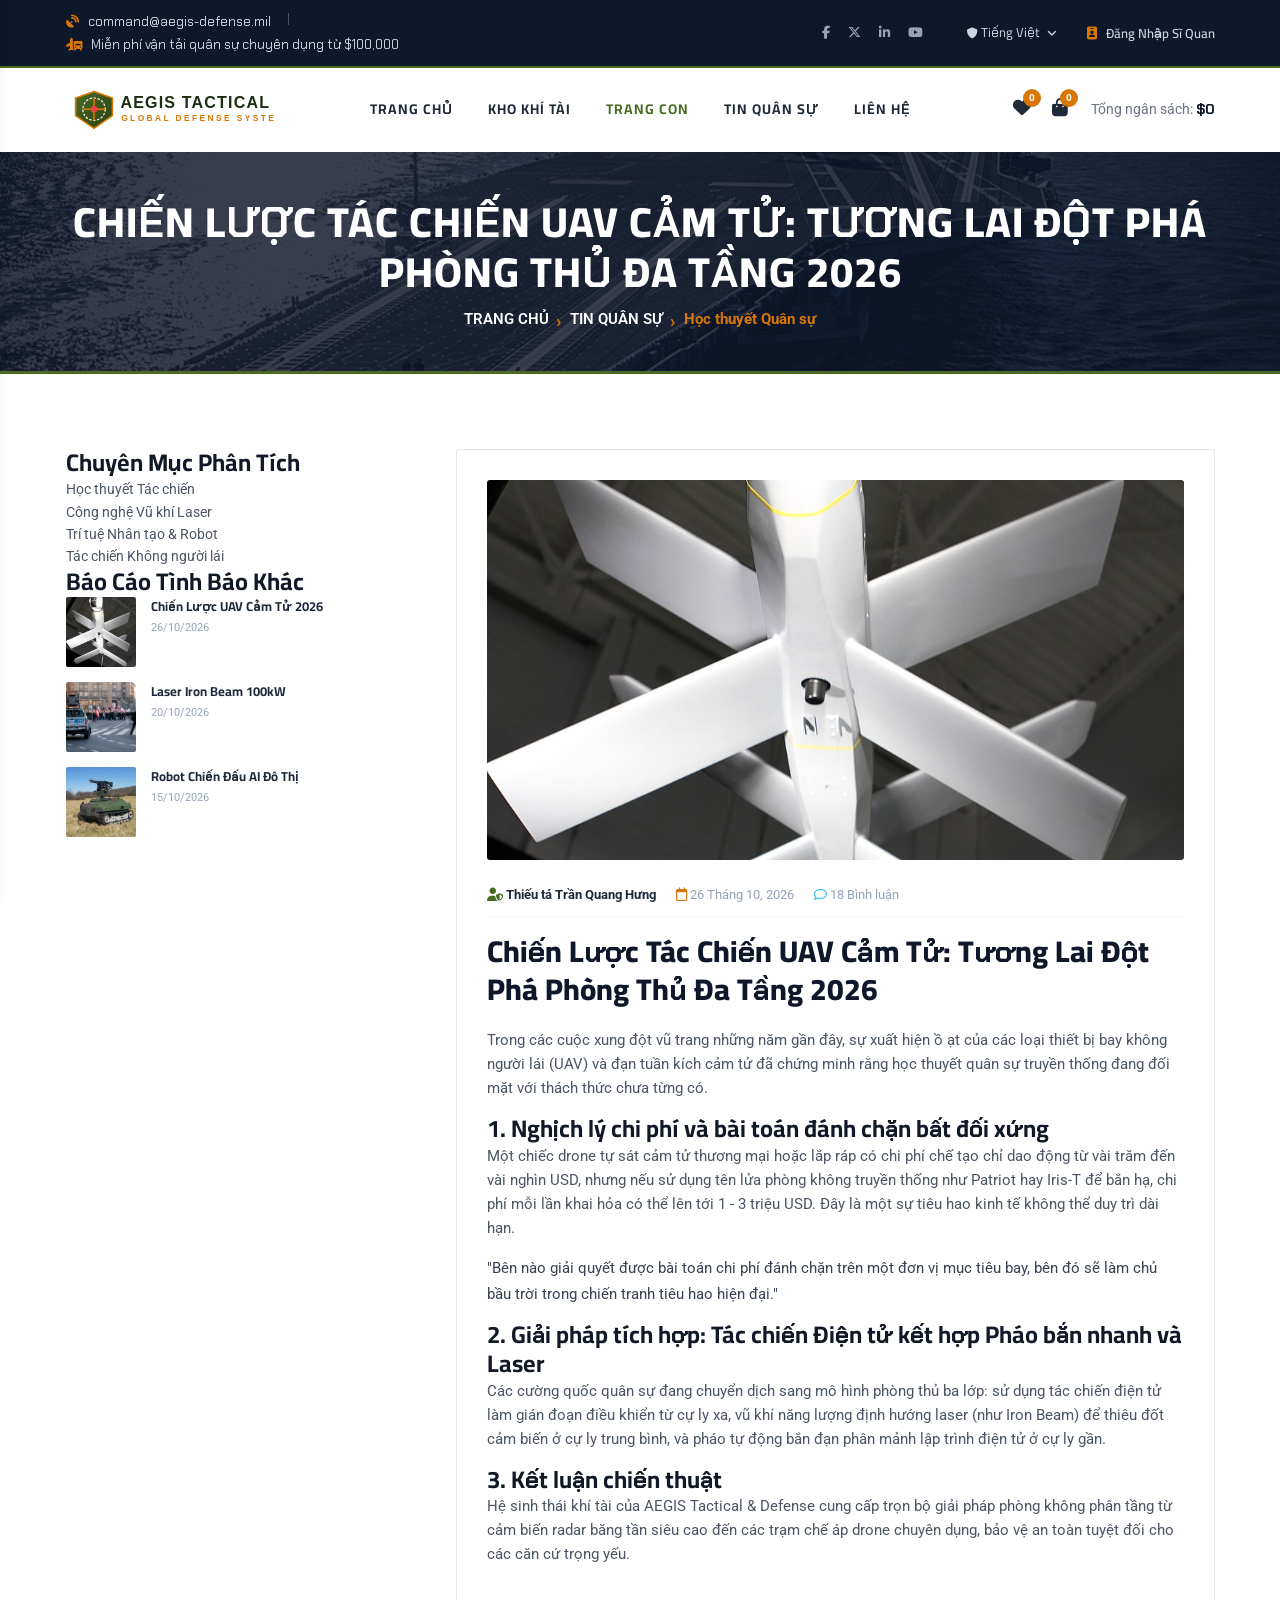
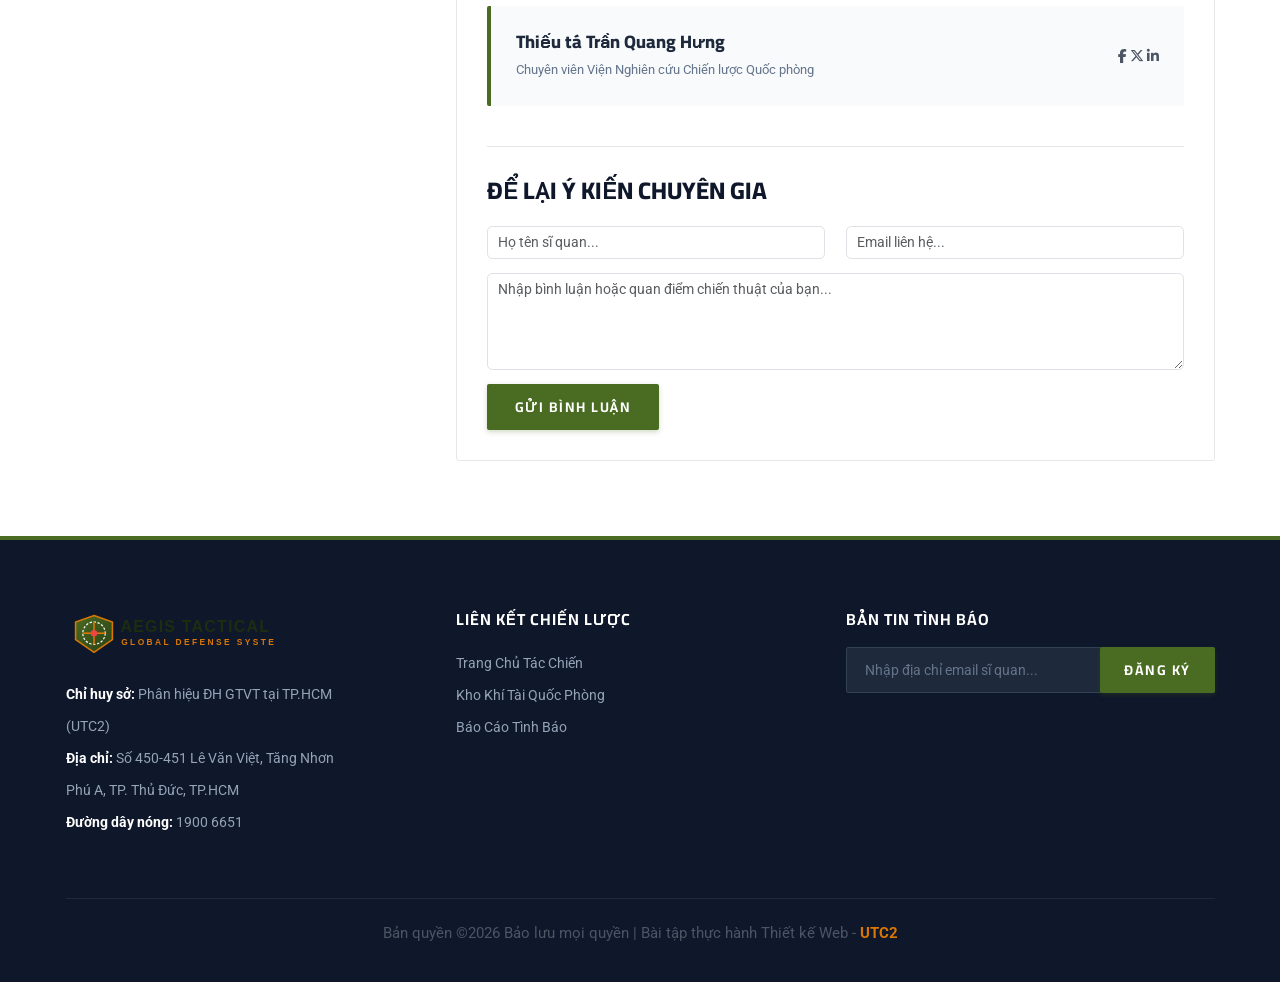
<file: blog-details.html>
<!DOCTYPE html>
<html lang="vi">

<head>
    <meta charset="UTF-8">
    <meta name="description" content="AEGIS Tactical & Defense Systems - Chi Tiết Báo Cáo Chiến Lược Quân Sự">
    <meta name="keywords" content="Aegis, báo cáo quân sự, UAV, tên lửa, phòng không, chiến thuật">
    <meta name="viewport" content="width=device-width, initial-scale=1.0">
    <meta http-equiv="X-UA-Compatible" content="ie=edge">
    <title>Báo Cáo Tác Chiến | AEGIS DEFENSE</title>

    <!-- Google Fonts -->
    <link href="https://fonts.googleapis.com/css2?family=Cairo:wght@200;300;400;600;700;800;900&family=Chakra+Petch:wght@400;500;600;700&family=Roboto:wght@300;400;500;700&display=swap" rel="stylesheet">

    <!-- CSS Stylesheets -->
    <link rel="stylesheet" href="https://cdn.jsdelivr.net/npm/bootstrap@5.3.3/dist/css/bootstrap.min.css" type="text/css">
    <link rel="stylesheet" href="https://cdnjs.cloudflare.com/ajax/libs/font-awesome/6.5.1/css/all.min.css" type="text/css">
    <link rel="stylesheet" href="Styles/style.css" type="text/css">
    <link rel="stylesheet" href="Styles/responsive.css" type="text/css">
</head>

<body>
    <!-- Page Preloder -->
    <div id="preloder">
        <div class="loader"></div>
        <div class="loader-text">AEGIS DEFENSE COMMAND INITIALIZING...</div>
    </div>

    <!-- Humberger Menu Begin -->
    <div class="humberger__menu__overlay"></div>
    <div class="humberger__menu__wrapper">
        <div class="humberger__menu__logo">
            <a href="index.html"><img src="Images/logo.svg" alt="Aegis Defense Logo"></a>
        </div>
        <div class="humberger__menu__cart">
            <ul>
                <li><a href="shop-grid.html"><i class="fa-solid fa-heart"></i> <span class="wishlist-count">0</span></a></li>
                <li><a href="shoping-cart.html"><i class="fa-solid fa-bag-shopping"></i> <span class="cart-count">0</span></a></li>
            </ul>
            <div class="header__cart__price">Tổng ngân sách: <span class="header-cart-total">$0.00</span></div>
        </div>
        <nav class="humberger__menu__nav mobile-menu">
            <ul>
                <li><a href="index.html">TRANG CHỦ</a></li>
                <li><a href="shop-grid.html">KHO KHÍ TÀI</a></li>
                <li class="active"><a href="#">TRANG CON</a>
                    <ul class="header__menu__dropdown">
                        <li><a href="shop-details.html?id=1">Chi Tiết Khí Tài</a></li>
                        <li><a href="shoping-cart.html">Giỏ Hàng Khí Tài</a></li>
                        <li><a href="checkout.html">Thủ Tục Thanh Toán</a></li>
                        <li><a href="blog-details.html?id=1">Chi Tiết Tin Quân Sự</a></li>
                    </ul>
                </li>
                <li><a href="blog.html">TIN QUÂN SỰ</a></li>
                <li><a href="contact.html">LIÊN HỆ</a></li>
            </ul>
        </nav>
        <div id="mobile-menu-wrap"></div>
    </div>
    <!-- Humberger Menu End -->

    <!-- Header Section Begin -->
    <header class="header">
        <div class="header__top">
            <div class="container">
                <div class="row align-items-center">
                    <div class="col-lg-6 col-md-6">
                        <div class="header__top__left">
                            <ul>
                                <li><i class="fa-solid fa-satellite-dish"></i> command@aegis-defense.mil</li>
                                <li><i class="fa-solid fa-truck-plane"></i> Miễn phí vận tải quân sự chuyên dụng từ $100,000</li>
                            </ul>
                        </div>
                    </div>
                    <div class="col-lg-6 col-md-6">
                        <div class="header__top__right">
                            <div class="header__top__right__social">
                                <a href="#"><i class="fa-brands fa-facebook-f"></i></a>
                                <a href="#"><i class="fa-brands fa-x-twitter"></i></a>
                                <a href="#"><i class="fa-brands fa-linkedin-in"></i></a>
                                <a href="#"><i class="fa-brands fa-youtube"></i></a>
                            </div>
                            <div class="header__top__right__language">
                                <span><i class="fa-solid fa-shield"></i> Tiếng Việt</span>
                                <i class="fa-solid fa-angle-down"></i>
                                <ul>
                                    <li><a href="#">Tiếng Việt (VN)</a></li>
                                    <li><a href="#">English (NATO)</a></li>
                                </ul>
                            </div>
                            <div class="header__top__right__auth">
                                <a href="checkout.html"><i class="fa-solid fa-id-badge"></i> Đăng Nhập Sĩ Quan</a>
                            </div>
                        </div>
                    </div>
                </div>
            </div>
        </div>
        <div class="container">
            <div class="row align-items-center">
                <div class="col-lg-3 col-md-3">
                    <div class="header__logo">
                        <a href="index.html"><img src="Images/logo.svg" alt="AEGIS Defense Logo"></a>
                    </div>
                </div>
                <div class="col-lg-6 col-md-6">
                    <nav class="header__menu">
                        <ul>
                            <li><a href="index.html">TRANG CHỦ</a></li>
                            <li><a href="shop-grid.html">KHO KHÍ TÀI</a></li>
                            <li class="active"><a href="#">TRANG CON</a>
                                <ul class="header__menu__dropdown">
                                    <li><a href="shop-details.html?id=1">Chi Tiết Khí Tài</a></li>
                                    <li><a href="shoping-cart.html">Giỏ Hàng Khí Tài</a></li>
                                    <li><a href="checkout.html">Ký Kết Thanh Toán</a></li>
                                    <li><a href="blog-details.html?id=1">Báo Cáo Tác Chiến</a></li>
                                </ul>
                            </li>
                            <li><a href="blog.html">TIN QUÂN SỰ</a></li>
                            <li><a href="contact.html">LIÊN HỆ</a></li>
                        </ul>
                    </nav>
                </div>
                <div class="col-lg-3 col-md-3">
                    <div class="header__cart">
                        <ul>
                            <li><a href="shop-grid.html"><i class="fa-solid fa-heart"></i> <span class="wishlist-count">0</span></a></li>
                            <li><a href="shoping-cart.html"><i class="fa-solid fa-bag-shopping"></i> <span class="cart-count">0</span></a></li>
                        </ul>
                        <div class="header__cart__price">Tổng ngân sách: <span class="header-cart-total">$0.00</span></div>
                    </div>
                </div>
            </div>
            <div class="humberger__open">
                <i class="fa-solid fa-bars"></i>
            </div>
        </div>
    </header>
    <!-- Header Section End -->

    <!-- Breadcrumb Section Begin -->
    <section class="breadcrumb-section set-bg" data-setbg="Images/hero-banner.jpg">
        <div class="container">
            <div class="row">
                <div class="col-lg-12 text-center">
                    <div class="breadcrumb__text">
                        <h2 id="blog-detail-title">BÁO CÁO PHÂN TÍCH QUÂN SỰ</h2>
                        <div class="breadcrumb__option">
                            <a href="index.html">TRANG CHỦ</a>
                            <a href="blog.html">TIN QUÂN SỰ</a>
                            <span id="blog-detail-cat">CHIẾN THUẬT</span>
                        </div>
                    </div>
                </div>
            </div>
        </div>
    </section>
    <!-- Breadcrumb Section End -->

    <!-- Blog Details Section Begin -->
    <section class="blog-details spad">
        <div class="container">
            <div class="row">
                <!-- Sidebar -->
                <div class="col-lg-4 col-md-5 order-md-1 order-2">
                    <div class="blog__sidebar">
                        <div class="blog__sidebar__item">
                            <h4>Chuyên Mục Phân Tích</h4>
                            <ul>
                                <li><a href="blog.html">Học thuyết Tác chiến</a></li>
                                <li><a href="blog.html">Công nghệ Vũ khí Laser</a></li>
                                <li><a href="blog.html">Trí tuệ Nhân tạo & Robot</a></li>
                                <li><a href="blog.html">Tác chiến Không người lái</a></li>
                            </ul>
                        </div>
                        <div class="blog__sidebar__item">
                            <h4>Báo Cáo Tình Báo Khác</h4>
                            <div class="blog__sidebar__recent">
                                <a href="blog-details.html?id=1" class="blog__sidebar__recent__item" style="display: flex; gap: 15px; margin-bottom: 15px;">
                                    <div class="blog__sidebar__recent__item__pic">
                                        <img src="Images/blog-1.jpg" alt="" style="width: 70px; height: 70px; object-fit: cover; border-radius: 2px;">
                                    </div>
                                    <div class="blog__sidebar__recent__item__text">
                                        <h6 style="font-size: 13px; font-weight: 700; color: #1e293b; line-height: 18px;">Chiến Lược UAV Cảm Tử 2026</h6>
                                        <span style="font-size: 11px; color: #94a3b8;">26/10/2026</span>
                                    </div>
                                </a>
                                <a href="blog-details.html?id=2" class="blog__sidebar__recent__item" style="display: flex; gap: 15px; margin-bottom: 15px;">
                                    <div class="blog__sidebar__recent__item__pic">
                                        <img src="Images/blog-2.jpg" alt="" style="width: 70px; height: 70px; object-fit: cover; border-radius: 2px;">
                                    </div>
                                    <div class="blog__sidebar__recent__item__text">
                                        <h6 style="font-size: 13px; font-weight: 700; color: #1e293b; line-height: 18px;">Laser Iron Beam 100kW</h6>
                                        <span style="font-size: 11px; color: #94a3b8;">20/10/2026</span>
                                    </div>
                                </a>
                                <a href="blog-details.html?id=3" class="blog__sidebar__recent__item" style="display: flex; gap: 15px;">
                                    <div class="blog__sidebar__recent__item__pic">
                                        <img src="Images/blog-3.jpg" alt="" style="width: 70px; height: 70px; object-fit: cover; border-radius: 2px;">
                                    </div>
                                    <div class="blog__sidebar__recent__item__text">
                                        <h6 style="font-size: 13px; font-weight: 700; color: #1e293b; line-height: 18px;">Robot Chiến Đấu AI Đô Thị</h6>
                                        <span style="font-size: 11px; color: #94a3b8;">15/10/2026</span>
                                    </div>
                                </a>
                            </div>
                        </div>
                    </div>
                </div>

                <!-- Main Content -->
                <div class="col-lg-8 col-md-7 order-md-2 order-1">
                    <div class="blog__details__text" style="background: #ffffff; padding: 30px; border-radius: 3px; border: 1px solid #e5e7eb;">
                        <img id="blog-main-pic" src="Images/blog-1.jpg" alt="" style="width: 100%; height: 380px; object-fit: cover; border-radius: 3px; margin-bottom: 25px;">
                        
                        <div style="display: flex; gap: 20px; font-size: 13px; color: #94a3b8; margin-bottom: 15px; border-bottom: 1px solid #f1f5f9; padding-bottom: 10px;">
                            <span><i class="fa-solid fa-user-shield" style="color: #4a6b22;"></i> <b id="blog-author" style="color: #1e293b;">Thiếu tá Trần Quang Hưng</b></span>
                            <span><i class="fa-regular fa-calendar" style="color: #d97706;"></i> <span id="blog-date">26 Tháng 10, 2026</span></span>
                            <span><i class="fa-regular fa-comment" style="color: #38bdf8;"></i> <span id="blog-comments">18 Bình luận</span></span>
                        </div>

                        <h3 id="blog-heading" style="font-weight: 800; color: #0f172a; margin-bottom: 20px; line-height: 38px;">
                            Chiến Lược Tác Chiến UAV Cảm Tử: Tương Lai Đột Phá Phòng Thủ Đa Tầng 2026
                        </h3>

                        <div id="blog-body-content" style="font-size: 15px; line-height: 26px; color: #374151;">
                            <!-- Full HTML rendered from products-data.js -->
                        </div>

                        <!-- Author card -->
                        <div class="blog__details__content" style="margin-top: 40px; padding: 25px; background: #f8fafc; border-left: 4px solid #4a6b22; border-radius: 2px;">
                            <div class="row align-items-center">
                                <div class="col-lg-6">
                                    <div class="blog__details__author">
                                        <h5 id="author-name-card" style="font-weight: 800; color: #1e293b; margin-bottom: 5px;">Thiếu tá Trần Quang Hưng</h5>
                                        <span id="author-role-card" style="font-size: 13px; color: #64748b;">Chuyên viên Viện Nghiên cứu Chiến lược Quốc phòng</span>
                                    </div>
                                </div>
                                <div class="col-lg-6 text-end">
                                    <div class="blog__details__widget">
                                        <div class="blog__details__social">
                                            <a href="#"><i class="fa-brands fa-facebook-f"></i></a>
                                            <a href="#"><i class="fa-brands fa-x-twitter"></i></a>
                                            <a href="#"><i class="fa-brands fa-linkedin-in"></i></a>
                                        </div>
                                    </div>
                                </div>
                            </div>
                        </div>

                        <!-- Comment form -->
                        <div style="margin-top: 40px; padding-top: 30px; border-top: 1px solid #e5e7eb;">
                            <h4 style="font-weight: 800; margin-bottom: 20px; color: #0f172a;">ĐỂ LẠI Ý KIẾN CHUYÊN GIA</h4>
                            <form action="javascript:void(0)" onsubmit="CartEngine.showToast('Ý kiến phân tích của bạn đã được chuyển tới Hội đồng Biên tập!', 'success')">
                                <div class="row">
                                    <div class="col-lg-6 mb-3">
                                        <input type="text" class="form-control" placeholder="Họ tên sĩ quan..." required>
                                    </div>
                                    <div class="col-lg-6 mb-3">
                                        <input type="email" class="form-control" placeholder="Email liên hệ..." required>
                                    </div>
                                    <div class="col-lg-12 mb-3">
                                        <textarea class="form-control" rows="4" placeholder="Nhập bình luận hoặc quan điểm chiến thuật của bạn..." required></textarea>
                                    </div>
                                    <div class="col-lg-12">
                                        <button type="submit" class="site-btn">GỬI BÌNH LUẬN</button>
                                    </div>
                                </div>
                            </form>
                        </div>
                    </div>
                </div>
            </div>
        </div>
    </section>
    <!-- Blog Details Section End -->

    <!-- Footer Section Begin -->
    <footer class="footer spad">
        <div class="container">
            <div class="row">
                <div class="col-lg-3 col-md-6 col-sm-6">
                    <div class="footer__about">
                        <div class="footer__about__logo">
                            <a href="index.html"><img src="Images/logo.svg" alt="AEGIS Defense Logo"></a>
                        </div>
                        <ul>
                            <li><b>Chỉ huy sở:</b> Phân hiệu ĐH GTVT tại TP.HCM (UTC2)</li>
                            <li><b>Địa chỉ:</b> Số 450-451 Lê Văn Việt, Tăng Nhơn Phú A, TP. Thủ Đức, TP.HCM</li>
                            <li><b>Đường dây nóng:</b> 1900 6651</li>
                        </ul>
                    </div>
                </div>
                <div class="col-lg-4 col-md-6 col-sm-6 offset-lg-1">
                    <div class="footer__widget">
                        <h6>Liên Kết Chiến Lược</h6>
                        <ul>
                            <li><a href="index.html">Trang Chủ Tác Chiến</a></li>
                            <li><a href="shop-grid.html">Kho Khí Tài Quốc Phòng</a></li>
                            <li><a href="blog.html">Báo Cáo Tình Báo</a></li>
                        </ul>
                    </div>
                </div>
                <div class="col-lg-4 col-md-12">
                    <div class="footer__widget">
                        <h6>Bản Tin Tình Báo</h6>
                        <form action="javascript:void(0)" onsubmit="CartEngine.showToast('Đã đăng ký nhận bản tin quân sự thành công!', 'success')">
                            <input type="email" placeholder="Nhập địa chỉ email sĩ quan..." required>
                            <button type="submit" class="site-btn">ĐĂNG KÝ</button>
                        </form>
                    </div>
                </div>
            </div>
            <div class="row">
                <div class="col-lg-12">
                    <div class="footer__copyright">
                        <div class="footer__copyright__text">
                            <p>Bản quyền &copy;<script>document.write(new Date().getFullYear());</script> Bảo lưu mọi quyền | Bài tập thực hành Thiết kế Web - <a href="https://utc2.edu.vn" target="_blank">UTC2</a></p>
                        </div>
                    </div>
                </div>
            </div>
        </div>
    </footer>
    <!-- Footer Section End -->

    <!-- Scripts Section -->
    <script src="Scripts/products-data.js"></script>
    <script src="Scripts/cart-engine.js"></script>
    <script src="Scripts/main.js"></script>

    <script>
        document.addEventListener('DOMContentLoaded', () => {
            const urlParams = new URLSearchParams(window.location.search);
            const blogId = parseInt(urlParams.get('id'), 10) || 1;
            const blog = (window.BLOG_DATA || []).find(b => b.id === blogId) || BLOG_DATA[0];

            if (!blog) return;

            document.title = `${blog.title} | AEGIS DEFENSE`;
            document.getElementById('blog-detail-title').textContent = blog.title;
            document.getElementById('blog-detail-cat').textContent = blog.category;

            document.getElementById('blog-main-pic').src = blog.image;
            document.getElementById('blog-author').textContent = blog.author;
            document.getElementById('blog-date').textContent = blog.date;
            document.getElementById('blog-comments').textContent = `${blog.commentsCount} Bình luận`;
            document.getElementById('blog-heading').textContent = blog.title;
            document.getElementById('blog-body-content').innerHTML = blog.content;

            document.getElementById('author-name-card').textContent = blog.author;
            document.getElementById('author-role-card').textContent = blog.authorRole || 'Chuyên viên Phân tích';
        });
    </script>
</body>

</html>
</file>
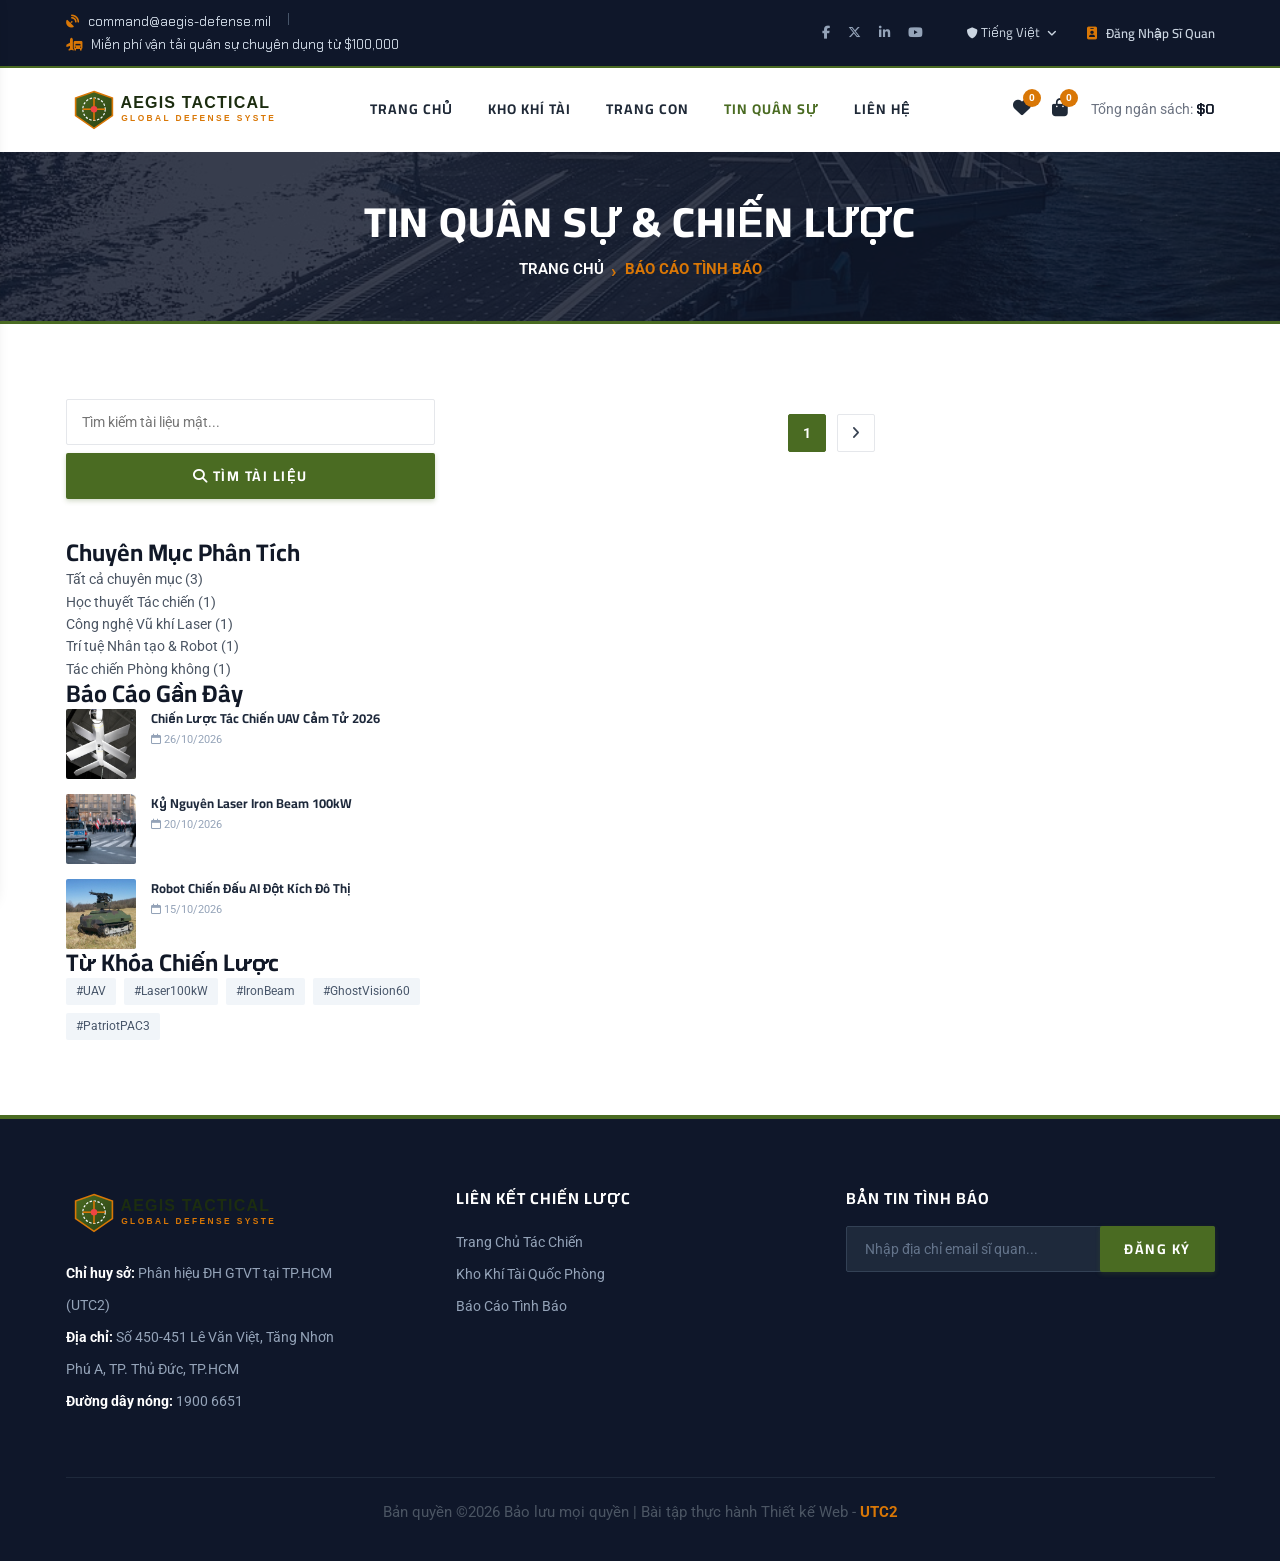
<file: blog.html>
<!DOCTYPE html>
<html lang="vi">

<head>
    <meta charset="UTF-8">
    <meta name="description" content="AEGIS Tactical & Defense Systems - Bản Tin Tình Báo & Phân Tích Chiến Lược Quân Sự">
    <meta name="keywords" content="Aegis, tin quân sự, học thuyết tác chiến, UAV, Laser, robot">
    <meta name="viewport" content="width=device-width, initial-scale=1.0">
    <meta http-equiv="X-UA-Compatible" content="ie=edge">
    <title>Tin Quân Sự & Chiến Lược | AEGIS DEFENSE</title>

    <!-- Google Fonts -->
    <link href="https://fonts.googleapis.com/css2?family=Cairo:wght@200;300;400;600;700;800;900&family=Chakra+Petch:wght@400;500;600;700&family=Roboto:wght@300;400;500;700&display=swap" rel="stylesheet">

    <!-- CSS Stylesheets -->
    <link rel="stylesheet" href="https://cdn.jsdelivr.net/npm/bootstrap@5.3.3/dist/css/bootstrap.min.css" type="text/css">
    <link rel="stylesheet" href="https://cdnjs.cloudflare.com/ajax/libs/font-awesome/6.5.1/css/all.min.css" type="text/css">
    <link rel="stylesheet" href="Styles/style.css" type="text/css">
    <link rel="stylesheet" href="Styles/responsive.css" type="text/css">
</head>

<body>
    <!-- Page Preloder -->
    <div id="preloder">
        <div class="loader"></div>
        <div class="loader-text">AEGIS DEFENSE COMMAND INITIALIZING...</div>
    </div>

    <!-- Humberger Menu Begin -->
    <div class="humberger__menu__overlay"></div>
    <div class="humberger__menu__wrapper">
        <div class="humberger__menu__logo">
            <a href="index.html"><img src="Images/logo.svg" alt="Aegis Defense Logo"></a>
        </div>
        <div class="humberger__menu__cart">
            <ul>
                <li><a href="shop-grid.html"><i class="fa-solid fa-heart"></i> <span class="wishlist-count">0</span></a></li>
                <li><a href="shoping-cart.html"><i class="fa-solid fa-bag-shopping"></i> <span class="cart-count">0</span></a></li>
            </ul>
            <div class="header__cart__price">Tổng ngân sách: <span class="header-cart-total">$0.00</span></div>
        </div>
        <nav class="humberger__menu__nav mobile-menu">
            <ul>
                <li><a href="index.html">TRANG CHỦ</a></li>
                <li><a href="shop-grid.html">KHO KHÍ TÀI</a></li>
                <li><a href="#">TRANG CON</a>
                    <ul class="header__menu__dropdown">
                        <li><a href="shop-details.html?id=1">Chi Tiết Khí Tài</a></li>
                        <li><a href="shoping-cart.html">Giỏ Hàng Khí Tài</a></li>
                        <li><a href="checkout.html">Thủ Tục Thanh Toán</a></li>
                        <li><a href="blog-details.html?id=1">Chi Tiết Tin Quân Sự</a></li>
                    </ul>
                </li>
                <li class="active"><a href="blog.html">TIN QUÂN SỰ</a></li>
                <li><a href="contact.html">LIÊN HỆ</a></li>
            </ul>
        </nav>
        <div id="mobile-menu-wrap"></div>
    </div>
    <!-- Humberger Menu End -->

    <!-- Header Section Begin -->
    <header class="header">
        <div class="header__top">
            <div class="container">
                <div class="row align-items-center">
                    <div class="col-lg-6 col-md-6">
                        <div class="header__top__left">
                            <ul>
                                <li><i class="fa-solid fa-satellite-dish"></i> command@aegis-defense.mil</li>
                                <li><i class="fa-solid fa-truck-plane"></i> Miễn phí vận tải quân sự chuyên dụng từ $100,000</li>
                            </ul>
                        </div>
                    </div>
                    <div class="col-lg-6 col-md-6">
                        <div class="header__top__right">
                            <div class="header__top__right__social">
                                <a href="#"><i class="fa-brands fa-facebook-f"></i></a>
                                <a href="#"><i class="fa-brands fa-x-twitter"></i></a>
                                <a href="#"><i class="fa-brands fa-linkedin-in"></i></a>
                                <a href="#"><i class="fa-brands fa-youtube"></i></a>
                            </div>
                            <div class="header__top__right__language">
                                <span><i class="fa-solid fa-shield"></i> Tiếng Việt</span>
                                <i class="fa-solid fa-angle-down"></i>
                                <ul>
                                    <li><a href="#">Tiếng Việt (VN)</a></li>
                                    <li><a href="#">English (NATO)</a></li>
                                </ul>
                            </div>
                            <div class="header__top__right__auth">
                                <a href="checkout.html"><i class="fa-solid fa-id-badge"></i> Đăng Nhập Sĩ Quan</a>
                            </div>
                        </div>
                    </div>
                </div>
            </div>
        </div>
        <div class="container">
            <div class="row align-items-center">
                <div class="col-lg-3 col-md-3">
                    <div class="header__logo">
                        <a href="index.html"><img src="Images/logo.svg" alt="AEGIS Defense Logo"></a>
                    </div>
                </div>
                <div class="col-lg-6 col-md-6">
                    <nav class="header__menu">
                        <ul>
                            <li><a href="index.html">TRANG CHỦ</a></li>
                            <li><a href="shop-grid.html">KHO KHÍ TÀI</a></li>
                            <li><a href="#">TRANG CON</a>
                                <ul class="header__menu__dropdown">
                                    <li><a href="shop-details.html?id=1">Chi Tiết Khí Tài</a></li>
                                    <li><a href="shoping-cart.html">Giỏ Hàng Khí Tài</a></li>
                                    <li><a href="checkout.html">Ký Kết Thanh Toán</a></li>
                                    <li><a href="blog-details.html?id=1">Báo Cáo Tác Chiến</a></li>
                                </ul>
                            </li>
                            <li class="active"><a href="blog.html">TIN QUÂN SỰ</a></li>
                            <li><a href="contact.html">LIÊN HỆ</a></li>
                        </ul>
                    </nav>
                </div>
                <div class="col-lg-3 col-md-3">
                    <div class="header__cart">
                        <ul>
                            <li><a href="shop-grid.html"><i class="fa-solid fa-heart"></i> <span class="wishlist-count">0</span></a></li>
                            <li><a href="shoping-cart.html"><i class="fa-solid fa-bag-shopping"></i> <span class="cart-count">0</span></a></li>
                        </ul>
                        <div class="header__cart__price">Tổng ngân sách: <span class="header-cart-total">$0.00</span></div>
                    </div>
                </div>
            </div>
            <div class="humberger__open">
                <i class="fa-solid fa-bars"></i>
            </div>
        </div>
    </header>
    <!-- Header Section End -->

    <!-- Breadcrumb Section Begin -->
    <section class="breadcrumb-section set-bg" data-setbg="Images/hero-banner.jpg">
        <div class="container">
            <div class="row">
                <div class="col-lg-12 text-center">
                    <div class="breadcrumb__text">
                        <h2>TIN QUÂN SỰ & CHIẾN LƯỢC</h2>
                        <div class="breadcrumb__option">
                            <a href="index.html">TRANG CHỦ</a>
                            <span>BÁO CÁO TÌNH BÁO</span>
                        </div>
                    </div>
                </div>
            </div>
        </div>
    </section>
    <!-- Breadcrumb Section End -->

    <!-- Blog Section Begin -->
    <section class="blog spad">
        <div class="container">
            <div class="row">
                <!-- Sidebar -->
                <div class="col-lg-4 col-md-5">
                    <div class="blog__sidebar">
                        <div class="blog__sidebar__search" style="margin-bottom: 40px;">
                            <form action="javascript:void(0)" onsubmit="filterBlogBySearch()">
                                <input type="text" id="blog-search-input" placeholder="Tìm kiếm tài liệu mật..." style="width: 100%; height: 46px; border: 1px solid #e5e7eb; padding-left: 15px; border-radius: 2px;">
                                <button type="submit" class="site-btn" style="width: 100%; margin-top: 8px;"><i class="fa-solid fa-magnifying-glass"></i> TÌM TÀI LIỆU</button>
                            </form>
                        </div>
                        <div class="blog__sidebar__item">
                            <h4>Chuyên Mục Phân Tích</h4>
                            <ul>
                                <li><a href="#">Tất cả chuyên mục (3)</a></li>
                                <li><a href="#">Học thuyết Tác chiến (1)</a></li>
                                <li><a href="#">Công nghệ Vũ khí Laser (1)</a></li>
                                <li><a href="#">Trí tuệ Nhân tạo & Robot (1)</a></li>
                                <li><a href="#">Tác chiến Phòng không (1)</a></li>
                            </ul>
                        </div>
                        <div class="blog__sidebar__item">
                            <h4>Báo Cáo Gần Đây</h4>
                            <div class="blog__sidebar__recent">
                                <a href="blog-details.html?id=1" class="blog__sidebar__recent__item" style="display: flex; gap: 15px; margin-bottom: 15px;">
                                    <div class="blog__sidebar__recent__item__pic">
                                        <img src="Images/blog-1.jpg" alt="" style="width: 70px; height: 70px; object-fit: cover; border-radius: 2px;">
                                    </div>
                                    <div class="blog__sidebar__recent__item__text">
                                        <h6 style="font-size: 13px; font-weight: 700; color: #1e293b; line-height: 18px;">Chiến Lược Tác Chiến UAV Cảm Tử 2026</h6>
                                        <span style="font-size: 11px; color: #94a3b8;"><i class="fa-regular fa-calendar"></i> 26/10/2026</span>
                                    </div>
                                </a>
                                <a href="blog-details.html?id=2" class="blog__sidebar__recent__item" style="display: flex; gap: 15px; margin-bottom: 15px;">
                                    <div class="blog__sidebar__recent__item__pic">
                                        <img src="Images/blog-2.jpg" alt="" style="width: 70px; height: 70px; object-fit: cover; border-radius: 2px;">
                                    </div>
                                    <div class="blog__sidebar__recent__item__text">
                                        <h6 style="font-size: 13px; font-weight: 700; color: #1e293b; line-height: 18px;">Kỷ Nguyên Laser Iron Beam 100kW</h6>
                                        <span style="font-size: 11px; color: #94a3b8;"><i class="fa-regular fa-calendar"></i> 20/10/2026</span>
                                    </div>
                                </a>
                                <a href="blog-details.html?id=3" class="blog__sidebar__recent__item" style="display: flex; gap: 15px;">
                                    <div class="blog__sidebar__recent__item__pic">
                                        <img src="Images/blog-3.jpg" alt="" style="width: 70px; height: 70px; object-fit: cover; border-radius: 2px;">
                                    </div>
                                    <div class="blog__sidebar__recent__item__text">
                                        <h6 style="font-size: 13px; font-weight: 700; color: #1e293b; line-height: 18px;">Robot Chiến Đấu AI Đột Kích Đô Thị</h6>
                                        <span style="font-size: 11px; color: #94a3b8;"><i class="fa-regular fa-calendar"></i> 15/10/2026</span>
                                    </div>
                                </a>
                            </div>
                        </div>
                        <div class="blog__sidebar__item">
                            <h4>Từ Khóa Chiến Lược</h4>
                            <div class="blog__sidebar__item__tags" style="display: flex; flex-wrap: wrap; gap: 8px;">
                                <a href="#" style="background: #f1f5f9; padding: 4px 10px; font-size: 12px; border-radius: 2px; color: #475569;">#UAV</a>
                                <a href="#" style="background: #f1f5f9; padding: 4px 10px; font-size: 12px; border-radius: 2px; color: #475569;">#Laser100kW</a>
                                <a href="#" style="background: #f1f5f9; padding: 4px 10px; font-size: 12px; border-radius: 2px; color: #475569;">#IronBeam</a>
                                <a href="#" style="background: #f1f5f9; padding: 4px 10px; font-size: 12px; border-radius: 2px; color: #475569;">#GhostVision60</a>
                                <a href="#" style="background: #f1f5f9; padding: 4px 10px; font-size: 12px; border-radius: 2px; color: #475569;">#PatriotPAC3</a>
                            </div>
                        </div>
                    </div>
                </div>

                <!-- Main Articles List -->
                <div class="col-lg-8 col-md-7">
                    <div class="row" id="blog-articles-container">
                        <!-- Loaded dynamically from BLOG_DATA -->
                    </div>

                    <div class="col-lg-12">
                        <div class="product__pagination blog__pagination">
                            <a href="javascript:void(0)" class="active">1</a>
                            <a href="javascript:void(0)"><i class="fa-solid fa-angle-right"></i></a>
                        </div>
                    </div>
                </div>
            </div>
        </div>
    </section>
    <!-- Blog Section End -->

    <!-- Footer Section Begin -->
    <footer class="footer spad">
        <div class="container">
            <div class="row">
                <div class="col-lg-3 col-md-6 col-sm-6">
                    <div class="footer__about">
                        <div class="footer__about__logo">
                            <a href="index.html"><img src="Images/logo.svg" alt="AEGIS Defense Logo"></a>
                        </div>
                        <ul>
                            <li><b>Chỉ huy sở:</b> Phân hiệu ĐH GTVT tại TP.HCM (UTC2)</li>
                            <li><b>Địa chỉ:</b> Số 450-451 Lê Văn Việt, Tăng Nhơn Phú A, TP. Thủ Đức, TP.HCM</li>
                            <li><b>Đường dây nóng:</b> 1900 6651</li>
                        </ul>
                    </div>
                </div>
                <div class="col-lg-4 col-md-6 col-sm-6 offset-lg-1">
                    <div class="footer__widget">
                        <h6>Liên Kết Chiến Lược</h6>
                        <ul>
                            <li><a href="index.html">Trang Chủ Tác Chiến</a></li>
                            <li><a href="shop-grid.html">Kho Khí Tài Quốc Phòng</a></li>
                            <li><a href="blog.html">Báo Cáo Tình Báo</a></li>
                        </ul>
                    </div>
                </div>
                <div class="col-lg-4 col-md-12">
                    <div class="footer__widget">
                        <h6>Bản Tin Tình Báo</h6>
                        <form action="javascript:void(0)" onsubmit="CartEngine.showToast('Đã đăng ký nhận bản tin quân sự thành công!', 'success')">
                            <input type="email" placeholder="Nhập địa chỉ email sĩ quan..." required>
                            <button type="submit" class="site-btn">ĐĂNG KÝ</button>
                        </form>
                    </div>
                </div>
            </div>
            <div class="row">
                <div class="col-lg-12">
                    <div class="footer__copyright">
                        <div class="footer__copyright__text">
                            <p>Bản quyền &copy;<script>document.write(new Date().getFullYear());</script> Bảo lưu mọi quyền | Bài tập thực hành Thiết kế Web - <a href="https://utc2.edu.vn" target="_blank">UTC2</a></p>
                        </div>
                    </div>
                </div>
            </div>
        </div>
    </footer>
    <!-- Footer Section End -->

    <!-- Scripts Section -->
    <script src="Scripts/products-data.js"></script>
    <script src="Scripts/cart-engine.js"></script>
    <script src="Scripts/main.js"></script>

    <script>
        document.addEventListener('DOMContentLoaded', () => {
            const container = document.getElementById('blog-articles-container');
            if (container && window.BLOG_DATA) {
                container.innerHTML = BLOG_DATA.map(b => `
                    <div class="col-lg-6 col-md-6 col-sm-6">
                        <div class="blog__item">
                            <div class="blog__item__pic">
                                <img src="${b.image}" alt="${b.title}">
                            </div>
                            <div class="blog__item__text">
                                <ul>
                                    <li><i class="fa-regular fa-calendar"></i> ${b.date}</li>
                                    <li><i class="fa-regular fa-comment"></i> ${b.commentsCount} Bình luận</li>
                                </ul>
                                <h5><a href="blog-details.html?id=${b.id}">${b.title}</a></h5>
                                <p>${b.summary}</p>
                                <a href="blog-details.html?id=${b.id}" class="read-more">ĐỌC CHI TIẾT →</a>
                            </div>
                        </div>
                    </div>
                `).join('');
            }
        });

        function filterBlogBySearch() {
            const q = document.getElementById('blog-search-input').value.toLowerCase().trim();
            const container = document.getElementById('blog-articles-container');
            const matched = BLOG_DATA.filter(b => b.title.toLowerCase().includes(q) || b.summary.toLowerCase().includes(q));
            
            if (matched.length === 0) {
                container.innerHTML = '<div class="col-12 text-center py-5"><h5 style="color: #64748b;">Không tìm thấy bài phân tích nào phù hợp với từ khóa.</h5></div>';
            } else {
                container.innerHTML = matched.map(b => `
                    <div class="col-lg-6 col-md-6 col-sm-6">
                        <div class="blog__item">
                            <div class="blog__item__pic">
                                <img src="${b.image}" alt="${b.title}">
                            </div>
                            <div class="blog__item__text">
                                <ul>
                                    <li><i class="fa-regular fa-calendar"></i> ${b.date}</li>
                                    <li><i class="fa-regular fa-comment"></i> ${b.commentsCount} Bình luận</li>
                                </ul>
                                <h5><a href="blog-details.html?id=${b.id}">${b.title}</a></h5>
                                <p>${b.summary}</p>
                                <a href="blog-details.html?id=${b.id}" class="read-more">ĐỌC CHI TIẾT →</a>
                            </div>
                        </div>
                    </div>
                `).join('');
            }
        }
    </script>
</body>

</html>
</file>
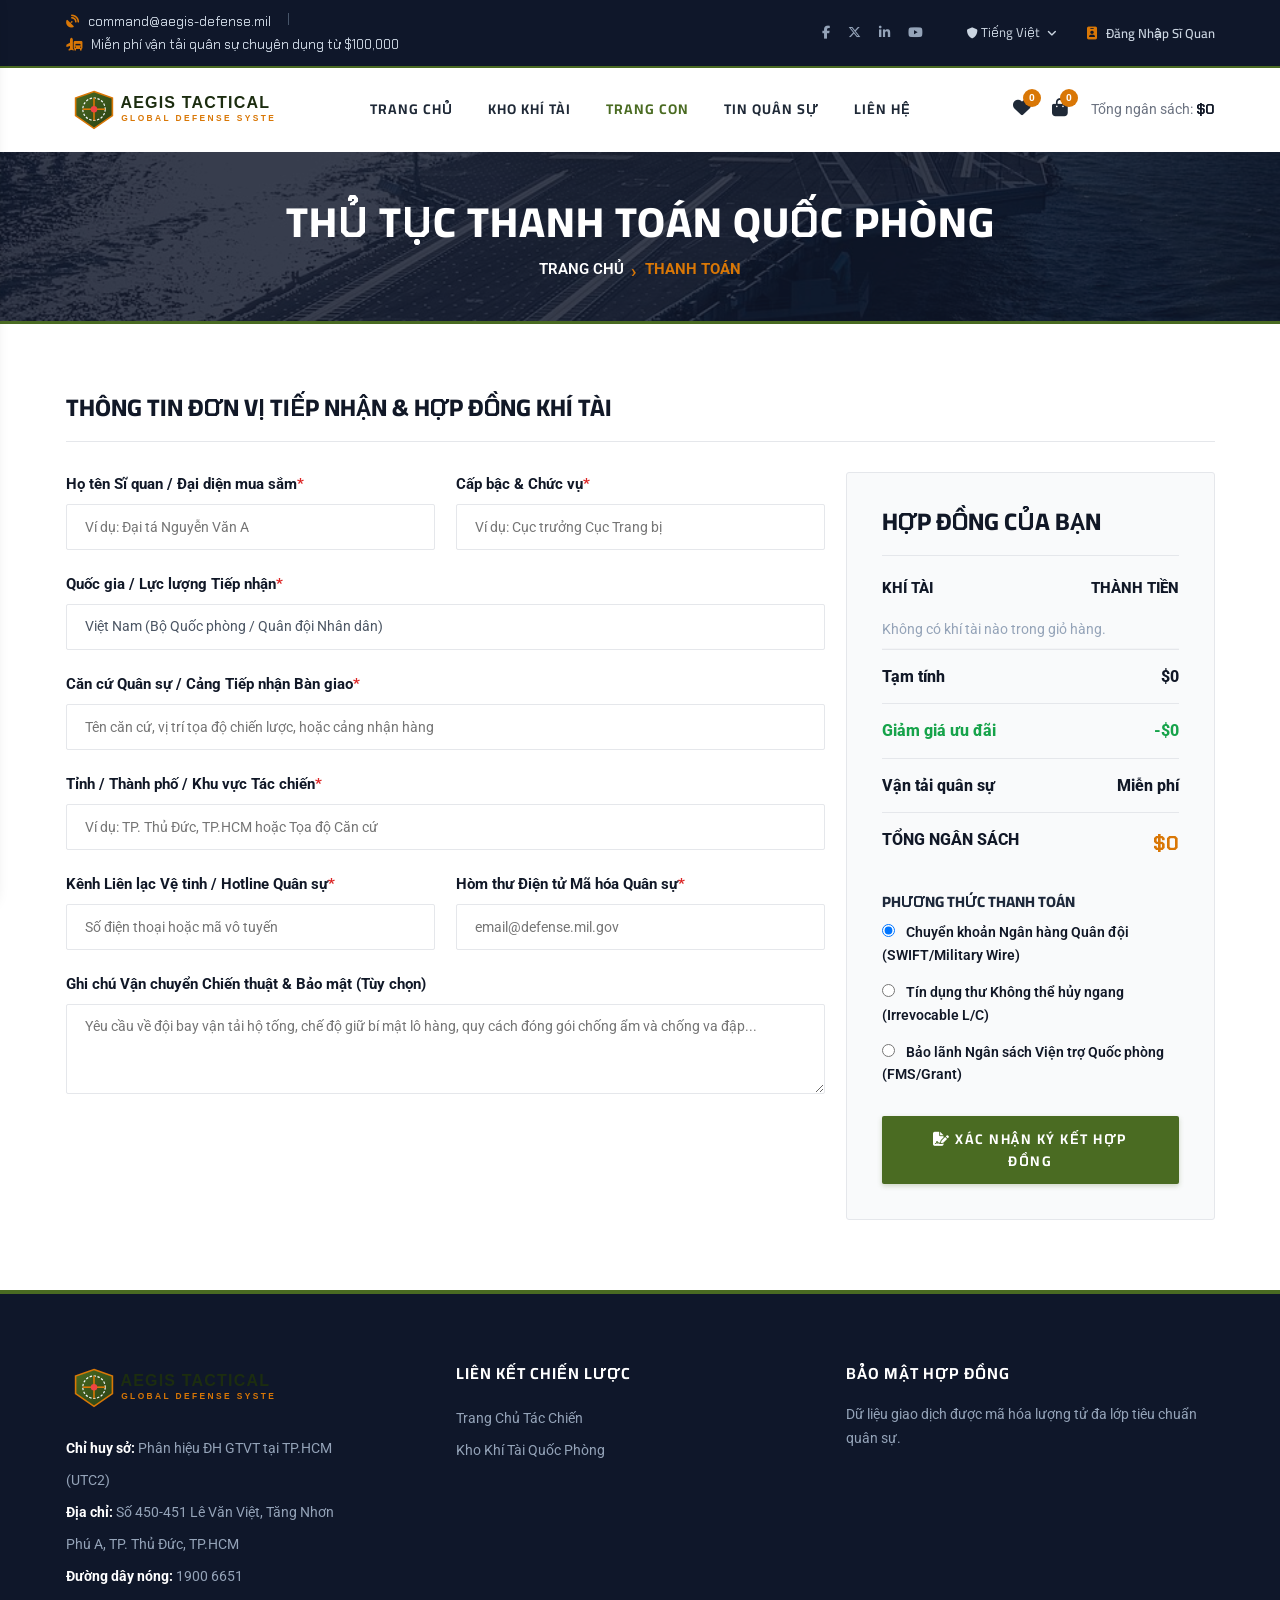
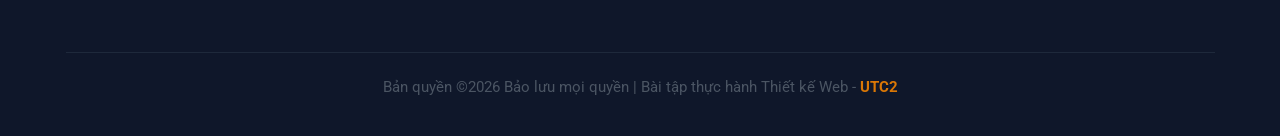
<file: checkout.html>
<!DOCTYPE html>
<html lang="vi">

<head>
    <meta charset="UTF-8">
    <meta name="description" content="AEGIS Tactical & Defense Systems - Ký Kết Hợp Đồng & Thanh Toán Khí Tài">
    <meta name="keywords" content="Aegis, hợp đồng quốc phòng, thanh toán, tín dụng quân sự">
    <meta name="viewport" content="width=device-width, initial-scale=1.0">
    <meta http-equiv="X-UA-Compatible" content="ie=edge">
    <title>Thanh Toán & Hợp Đồng Quốc Phòng | AEGIS DEFENSE</title>

    <!-- Google Fonts -->
    <link href="https://fonts.googleapis.com/css2?family=Cairo:wght@200;300;400;600;700;800;900&family=Chakra+Petch:wght@400;500;600;700&family=Roboto:wght@300;400;500;700&display=swap" rel="stylesheet">

    <!-- CSS Stylesheets -->
    <link rel="stylesheet" href="https://cdn.jsdelivr.net/npm/bootstrap@5.3.3/dist/css/bootstrap.min.css" type="text/css">
    <link rel="stylesheet" href="https://cdnjs.cloudflare.com/ajax/libs/font-awesome/6.5.1/css/all.min.css" type="text/css">
    <link rel="stylesheet" href="Styles/style.css" type="text/css">
    <link rel="stylesheet" href="Styles/responsive.css" type="text/css">
</head>

<body>
    <!-- Page Preloder -->
    <div id="preloder">
        <div class="loader"></div>
        <div class="loader-text">AEGIS DEFENSE COMMAND INITIALIZING...</div>
    </div>

    <!-- Humberger Menu Begin -->
    <div class="humberger__menu__overlay"></div>
    <div class="humberger__menu__wrapper">
        <div class="humberger__menu__logo">
            <a href="index.html"><img src="Images/logo.svg" alt="Aegis Defense Logo"></a>
        </div>
        <div class="humberger__menu__cart">
            <ul>
                <li><a href="shop-grid.html"><i class="fa-solid fa-heart"></i> <span class="wishlist-count">0</span></a></li>
                <li><a href="shoping-cart.html"><i class="fa-solid fa-bag-shopping"></i> <span class="cart-count">0</span></a></li>
            </ul>
            <div class="header__cart__price">Tổng ngân sách: <span class="header-cart-total">$0.00</span></div>
        </div>
        <nav class="humberger__menu__nav mobile-menu">
            <ul>
                <li><a href="index.html">TRANG CHỦ</a></li>
                <li><a href="shop-grid.html">KHO KHÍ TÀI</a></li>
                <li class="active"><a href="#">TRANG CON</a>
                    <ul class="header__menu__dropdown">
                        <li><a href="shop-details.html?id=1">Chi Tiết Khí Tài</a></li>
                        <li><a href="shoping-cart.html">Giỏ Hàng Khí Tài</a></li>
                        <li><a href="checkout.html">Thủ Tục Thanh Toán</a></li>
                        <li><a href="blog-details.html?id=1">Chi Tiết Tin Quân Sự</a></li>
                    </ul>
                </li>
                <li><a href="blog.html">TIN QUÂN SỰ</a></li>
                <li><a href="contact.html">LIÊN HỆ</a></li>
            </ul>
        </nav>
        <div id="mobile-menu-wrap"></div>
    </div>
    <!-- Humberger Menu End -->

    <!-- Header Section Begin -->
    <header class="header">
        <div class="header__top">
            <div class="container">
                <div class="row align-items-center">
                    <div class="col-lg-6 col-md-6">
                        <div class="header__top__left">
                            <ul>
                                <li><i class="fa-solid fa-satellite-dish"></i> command@aegis-defense.mil</li>
                                <li><i class="fa-solid fa-truck-plane"></i> Miễn phí vận tải quân sự chuyên dụng từ $100,000</li>
                            </ul>
                        </div>
                    </div>
                    <div class="col-lg-6 col-md-6">
                        <div class="header__top__right">
                            <div class="header__top__right__social">
                                <a href="#"><i class="fa-brands fa-facebook-f"></i></a>
                                <a href="#"><i class="fa-brands fa-x-twitter"></i></a>
                                <a href="#"><i class="fa-brands fa-linkedin-in"></i></a>
                                <a href="#"><i class="fa-brands fa-youtube"></i></a>
                            </div>
                            <div class="header__top__right__language">
                                <span><i class="fa-solid fa-shield"></i> Tiếng Việt</span>
                                <i class="fa-solid fa-angle-down"></i>
                                <ul>
                                    <li><a href="#">Tiếng Việt (VN)</a></li>
                                    <li><a href="#">English (NATO)</a></li>
                                </ul>
                            </div>
                            <div class="header__top__right__auth">
                                <a href="checkout.html"><i class="fa-solid fa-id-badge"></i> Đăng Nhập Sĩ Quan</a>
                            </div>
                        </div>
                    </div>
                </div>
            </div>
        </div>
        <div class="container">
            <div class="row align-items-center">
                <div class="col-lg-3 col-md-3">
                    <div class="header__logo">
                        <a href="index.html"><img src="Images/logo.svg" alt="AEGIS Defense Logo"></a>
                    </div>
                </div>
                <div class="col-lg-6 col-md-6">
                    <nav class="header__menu">
                        <ul>
                            <li><a href="index.html">TRANG CHỦ</a></li>
                            <li><a href="shop-grid.html">KHO KHÍ TÀI</a></li>
                            <li class="active"><a href="#">TRANG CON</a>
                                <ul class="header__menu__dropdown">
                                    <li><a href="shop-details.html?id=1">Chi Tiết Khí Tài</a></li>
                                    <li><a href="shoping-cart.html">Giỏ Hàng Khí Tài</a></li>
                                    <li><a href="checkout.html">Ký Kết Thanh Toán</a></li>
                                    <li><a href="blog-details.html?id=1">Báo Cáo Tác Chiến</a></li>
                                </ul>
                            </li>
                            <li><a href="blog.html">TIN QUÂN SỰ</a></li>
                            <li><a href="contact.html">LIÊN HỆ</a></li>
                        </ul>
                    </nav>
                </div>
                <div class="col-lg-3 col-md-3">
                    <div class="header__cart">
                        <ul>
                            <li><a href="shop-grid.html"><i class="fa-solid fa-heart"></i> <span class="wishlist-count">0</span></a></li>
                            <li><a href="shoping-cart.html"><i class="fa-solid fa-bag-shopping"></i> <span class="cart-count">0</span></a></li>
                        </ul>
                        <div class="header__cart__price">Tổng ngân sách: <span class="header-cart-total">$0.00</span></div>
                    </div>
                </div>
            </div>
            <div class="humberger__open">
                <i class="fa-solid fa-bars"></i>
            </div>
        </div>
    </header>
    <!-- Header Section End -->

    <!-- Breadcrumb Section Begin -->
    <section class="breadcrumb-section set-bg" data-setbg="Images/hero-banner.jpg">
        <div class="container">
            <div class="row">
                <div class="col-lg-12 text-center">
                    <div class="breadcrumb__text">
                        <h2>THỦ TỤC THANH TOÁN QUỐC PHÒNG</h2>
                        <div class="breadcrumb__option">
                            <a href="index.html">TRANG CHỦ</a>
                            <span>THANH TOÁN</span>
                        </div>
                    </div>
                </div>
            </div>
        </div>
    </section>
    <!-- Breadcrumb Section End -->

    <!-- Checkout Section Begin -->
    <section class="checkout spad">
        <div class="container">
            <div class="checkout__form">
                <h4>THÔNG TIN ĐƠN VỊ TIẾP NHẬN & HỢP ĐỒNG KHÍ TÀI</h4>
                <form id="defense-checkout-form" onsubmit="event.preventDefault(); submitDefenseOrder();">
                    <div class="row">
                        <!-- Left form fields -->
                        <div class="col-lg-8 col-md-6">
                            <div class="row">
                                <div class="col-lg-6">
                                    <div class="checkout__input">
                                        <p>Họ tên Sĩ quan / Đại diện mua sắm<span>*</span></p>
                                        <input type="text" id="officer-name" placeholder="Ví dụ: Đại tá Nguyễn Văn A" required>
                                    </div>
                                </div>
                                <div class="col-lg-6">
                                    <div class="checkout__input">
                                        <p>Cấp bậc & Chức vụ<span>*</span></p>
                                        <input type="text" id="officer-rank" placeholder="Ví dụ: Cục trưởng Cục Trang bị" required>
                                    </div>
                                </div>
                            </div>
                            <div class="checkout__input">
                                <p>Quốc gia / Lực lượng Tiếp nhận<span>*</span></p>
                                <select id="recipient-nation" class="form-control" style="height: 46px; border: 1px solid #e5e7eb; margin-bottom: 20px;">
                                    <option value="VN">Việt Nam (Bộ Quốc phòng / Quân đội Nhân dân)</option>
                                    <option value="NATO">Khối Liên minh Quân sự Bắc Đại Tây Dương (NATO)</option>
                                    <option value="US">Bộ Quốc phòng Hợp chủng quốc Hoa Kỳ (DoD)</option>
                                    <option value="EU">Lực lượng Phòng vệ Liên minh Châu Âu (EU Battlegroups)</option>
                                    <option value="OTHER">Quốc gia Liên kết Chiến lược Đã Phê Duyệt</option>
                                </select>
                            </div>
                            <div class="checkout__input">
                                <p>Căn cứ Quân sự / Cảng Tiếp nhận Bàn giao<span>*</span></p>
                                <input type="text" id="base-address" placeholder="Tên căn cứ, vị trí tọa độ chiến lược, hoặc cảng nhận hàng" required>
                            </div>
                            <div class="checkout__input">
                                <p>Tỉnh / Thành phố / Khu vực Tác chiến<span>*</span></p>
                                <input type="text" id="base-city" placeholder="Ví dụ: TP. Thủ Đức, TP.HCM hoặc Tọa độ Căn cứ" required>
                            </div>
                            <div class="row">
                                <div class="col-lg-6">
                                    <div class="checkout__input">
                                        <p>Kênh Liên lạc Vệ tinh / Hotline Quân sự<span>*</span></p>
                                        <input type="tel" id="officer-phone" placeholder="Số điện thoại hoặc mã vô tuyến" required>
                                    </div>
                                </div>
                                <div class="col-lg-6">
                                    <div class="checkout__input">
                                        <p>Hòm thư Điện tử Mã hóa Quân sự<span>*</span></p>
                                        <input type="email" id="officer-email" placeholder="email@defense.mil.gov" required>
                                    </div>
                                </div>
                            </div>
                            <div class="checkout__input">
                                <p>Ghi chú Vận chuyển Chiến thuật & Bảo mật (Tùy chọn)</p>
                                <textarea id="delivery-notes" placeholder="Yêu cầu về đội bay vận tải hộ tống, chế độ giữ bí mật lô hàng, quy cách đóng gói chống ẩm và chống va đập..."></textarea>
                            </div>
                        </div>

                        <!-- Right Summary & Payment options -->
                        <div class="col-lg-4 col-md-6">
                            <div class="checkout__order">
                                <h4>HỢP ĐỒNG CỦA BẠN</h4>
                                <div class="checkout__order__products">Khí tài <span>Thành tiền</span></div>
                                <ul id="checkout-items-list">
                                    <!-- Rendered dynamically -->
                                </ul>
                                <div class="checkout__order__subtotal">Tạm tính <span id="checkout-subtotal">$0.00</span></div>
                                <div class="checkout__order__subtotal" style="color: #16a34a;">Giảm giá ưu đãi <span id="checkout-discount">-$0.00</span></div>
                                <div class="checkout__order__subtotal">Vận tải quân sự <span id="checkout-shipping">Miễn phí</span></div>
                                <div class="checkout__order__total">TỔNG NGÂN SÁCH <span id="checkout-grandtotal">$0.00</span></div>

                                <h5 style="font-weight: 800; font-size: 15px; margin: 20px 0 10px 0; color: #1e293b;">PHƯƠNG THỨC THANH TOÁN</h5>
                                <div class="checkout__input__checkbox">
                                    <label for="payment-bank">
                                        <input type="radio" id="payment-bank" name="payment_method" value="bank" checked>
                                        Chuyển khoản Ngân hàng Quân đội (SWIFT/Military Wire)
                                    </label>
                                </div>
                                <div class="checkout__input__checkbox">
                                    <label for="payment-lc">
                                        <input type="radio" id="payment-lc" name="payment_method" value="lc">
                                        Tín dụng thư Không thể hủy ngang (Irrevocable L/C)
                                    </label>
                                </div>
                                <div class="checkout__input__checkbox">
                                    <label for="payment-grant">
                                        <input type="radio" id="payment-grant" name="payment_method" value="grant">
                                        Bảo lãnh Ngân sách Viện trợ Quốc phòng (FMS/Grant)
                                    </label>
                                </div>

                                <button type="submit" class="site-btn" style="width: 100%; margin-top: 15px;">
                                    <i class="fa-solid fa-file-signature"></i> XÁC NHẬN KÝ KẾT HỢP ĐỒNG
                                </button>
                            </div>
                        </div>
                    </div>
                </form>
            </div>
        </div>
    </section>
    <!-- Checkout Section End -->

    <!-- Electronic Defense Contract Modal -->
    <div id="contract-modal" class="aegis-modal-overlay">
        <div class="aegis-modal-dialog" style="max-width: 800px;">
            <button class="aegis-modal-close" onclick="closeContractModal()">&times;</button>
            <div style="text-align: center; border-bottom: 2px solid #4a6b22; padding-bottom: 15px; margin-bottom: 20px;">
                <img src="Images/logo.svg" alt="Aegis Logo" style="height: 50px; margin-bottom: 10px;">
                <h3 style="font-size: 20px; font-weight: 800; color: #0f172a; text-transform: uppercase;">HỢP ĐỒNG CUNG ỨNG VŨ KHÍ & KHÍ TÀI QUỐC PHÒNG</h3>
                <span id="modal-contract-id" style="font-family: var(--font-mono); font-size: 13px; color: #d97706; font-weight: 700;">HỢP ĐỒNG SỐ: NATO-AGY-2026-0892</span>
            </div>

            <div id="contract-details-body" style="font-size: 14px; line-height: 22px;">
                <!-- Populated dynamically -->
            </div>

            <div style="margin-top: 25px; text-align: center; border-top: 1px solid #e5e7eb; padding-top: 20px;">
                <button type="button" class="site-btn" onclick="window.print();"><i class="fa-solid fa-print"></i> IN BẢN HỢP ĐỒNG NÀY</button>
                <a href="index.html" class="primary-btn" style="background: #475569; margin-left: 10px;">VỀ TRANG CHỦ TÁC CHIẾN</a>
            </div>
        </div>
    </div>

    <!-- Footer Section Begin -->
    <footer class="footer spad">
        <div class="container">
            <div class="row">
                <div class="col-lg-3 col-md-6 col-sm-6">
                    <div class="footer__about">
                        <div class="footer__about__logo">
                            <a href="index.html"><img src="Images/logo.svg" alt="AEGIS Defense Logo"></a>
                        </div>
                        <ul>
                            <li><b>Chỉ huy sở:</b> Phân hiệu ĐH GTVT tại TP.HCM (UTC2)</li>
                            <li><b>Địa chỉ:</b> Số 450-451 Lê Văn Việt, Tăng Nhơn Phú A, TP. Thủ Đức, TP.HCM</li>
                            <li><b>Đường dây nóng:</b> 1900 6651</li>
                        </ul>
                    </div>
                </div>
                <div class="col-lg-4 col-md-6 col-sm-6 offset-lg-1">
                    <div class="footer__widget">
                        <h6>Liên Kết Chiến Lược</h6>
                        <ul>
                            <li><a href="index.html">Trang Chủ Tác Chiến</a></li>
                            <li><a href="shop-grid.html">Kho Khí Tài Quốc Phòng</a></li>
                        </ul>
                    </div>
                </div>
                <div class="col-lg-4 col-md-12">
                    <div class="footer__widget">
                        <h6>Bảo Mật Hợp Đồng</h6>
                        <p>Dữ liệu giao dịch được mã hóa lượng tử đa lớp tiêu chuẩn quân sự.</p>
                    </div>
                </div>
            </div>
            <div class="row">
                <div class="col-lg-12">
                    <div class="footer__copyright">
                        <div class="footer__copyright__text">
                            <p>Bản quyền &copy;<script>document.write(new Date().getFullYear());</script> Bảo lưu mọi quyền | Bài tập thực hành Thiết kế Web - <a href="https://utc2.edu.vn" target="_blank">UTC2</a></p>
                        </div>
                    </div>
                </div>
            </div>
        </div>
    </footer>
    <!-- Footer Section End -->

    <!-- Scripts Section -->
    <script src="Scripts/products-data.js"></script>
    <script src="Scripts/cart-engine.js"></script>
    <script src="Scripts/main.js"></script>

    <!-- Page Specific Script for checkout.html -->
    <script>
        function renderCheckoutPage() {
            const listEl = document.getElementById('checkout-items-list');
            const cartItems = CartEngine.getCart();

            if (!listEl) return;

            if (cartItems.length === 0) {
                listEl.innerHTML = '<li style="color: #94a3b8;">Không có khí tài nào trong giỏ hàng.</li>';
            } else {
                listEl.innerHTML = cartItems.map(item => {
                    const p = getProductById(item.id);
                    if (!p) return '';
                    return `
                        <li>
                            ${p.name} (x${item.quantity})
                            <span>${formatCurrency(p.price * item.quantity)}</span>
                        </li>
                    `;
                }).join('');
            }

            const totals = CartEngine.getCartTotals();
            document.getElementById('checkout-subtotal').textContent = formatCurrency(totals.subtotal);
            document.getElementById('checkout-discount').textContent = `-${formatCurrency(totals.discountAmount)}`;
            document.getElementById('checkout-shipping').textContent = totals.shipping === 0 ? 'Miễn phí' : formatCurrency(totals.shipping);
            document.getElementById('checkout-grandtotal').textContent = formatCurrency(totals.grandTotal);
        }

        function submitDefenseOrder() {
            const cartItems = CartEngine.getCart();
            if (cartItems.length === 0) {
                CartEngine.showToast('Kho giỏ hàng của bạn đang trống! Vui lòng chọn vũ khí trước.', 'error');
                return;
            }

            const officerName = document.getElementById('officer-name').value;
            const officerRank = document.getElementById('officer-rank').value;
            const nation = document.getElementById('recipient-nation').value;
            const baseAddress = document.getElementById('base-address').value;
            const baseCity = document.getElementById('base-city').value;
            const officerPhone = document.getElementById('officer-phone').value;
            const officerEmail = document.getElementById('officer-email').value;
            const notes = document.getElementById('delivery-notes').value;

            const contractId = 'NATO-AGY-2026-' + Math.floor(1000 + Math.random() * 9000);
            const totals = CartEngine.getCartTotals();

            // Populate Modal Body
            const modalBody = document.getElementById('contract-details-body');
            document.getElementById('modal-contract-id').textContent = `MÃ HỢP ĐỒNG: ${contractId}`;

            modalBody.innerHTML = `
                <div class="row mb-3">
                    <div class="col-6">
                        <b>BÊN BÁN (CUNG ỨNG):</b><br>
                        Tập đoàn Aegis Tactical & Defense Systems<br>
                        Chỉ huy sở: Phân hiệu ĐH GTVT tại TP.HCM (UTC2)<br>
                        Hotline: 1900 6651 | Email: command@aegis-defense.mil
                    </div>
                    <div class="col-6">
                        <b>BÊN MUA (TIẾP NHẬN):</b><br>
                        <b>Sĩ quan:</b> ${officerName} (${officerRank})<br>
                        <b>Đơn vị/Quốc gia:</b> ${nation}<br>
                        <b>Căn cứ nhận:</b> ${baseAddress}, ${baseCity}<br>
                        <b>Liên lạc:</b> ${officerPhone} | ${officerEmail}
                    </div>
                </div>

                <h6 style="font-weight: 800; border-bottom: 1px solid #cbd5e1; padding-bottom: 5px; margin-top: 15px;">DANH MỤC KHÍ TÀI BÀN GIAO:</h6>
                <table style="width: 100%; border-collapse: collapse; margin-bottom: 15px;">
                    <thead style="background: #f1f5f9;">
                        <tr>
                            <th style="padding: 8px; border: 1px solid #e2e8f0;">Tên Vũ Khí / Khí Tài</th>
                            <th style="padding: 8px; border: 1px solid #e2e8f0; text-align: center;">SL</th>
                            <th style="padding: 8px; border: 1px solid #e2e8f0; text-align: right;">Đơn Giá</th>
                            <th style="padding: 8px; border: 1px solid #e2e8f0; text-align: right;">Thành Tiền</th>
                        </tr>
                    </thead>
                    <tbody>
                        ${cartItems.map(item => {
                            const p = getProductById(item.id);
                            return `
                                <tr>
                                    <td style="padding: 8px; border: 1px solid #e2e8f0;">${p.name} (${p.natoCode || 'NATO'})</td>
                                    <td style="padding: 8px; border: 1px solid #e2e8f0; text-align: center;">${item.quantity}</td>
                                    <td style="padding: 8px; border: 1px solid #e2e8f0; text-align: right;">${formatCurrency(p.price)}</td>
                                    <td style="padding: 8px; border: 1px solid #e2e8f0; text-align: right;">${formatCurrency(p.price * item.quantity)}</td>
                                </tr>
                            `;
                        }).join('')}
                    </tbody>
                </table>

                <div style="text-align: right; font-size: 15px; margin-bottom: 15px;">
                    <div>Tạm tính: <b>${formatCurrency(totals.subtotal)}</b></div>
                    ${totals.discountAmount > 0 ? `<div style="color: #16a34a;">Giảm giá ưu đãi (${totals.couponCode}): <b>-${formatCurrency(totals.discountAmount)}</b></div>` : ''}
                    <div>Vận tải chuyên dụng: <b>${totals.shipping === 0 ? 'Miễn phí' : formatCurrency(totals.shipping)}</b></div>
                    <div style="font-size: 18px; color: #d97706; margin-top: 6px;">TỔNG THANH TOÁN: <b>${formatCurrency(totals.grandTotal)}</b></div>
                </div>

                <p style="font-size: 12px; color: #64748b; font-style: italic;">
                    * Lưu ý: Hợp đồng điện tử này có hiệu lực ngay khi ký. Đội tàu vận tải quân sự sẽ tiến hành lập lịch chuyển giao khí tài trong vòng 48 giờ làm việc.
                </p>
            `;

            // Open Modal
            document.getElementById('contract-modal').classList.add('active');
            document.body.classList.add('modal-open');

            // Sound
            SoundEngine.playSuccessChime();

            // Clear Cart
            CartEngine.clearCart();
        }

        function closeContractModal() {
            document.getElementById('contract-modal').classList.remove('active');
            document.body.classList.remove('modal-open');
            window.location.href = 'index.html';
        }

        document.addEventListener('DOMContentLoaded', () => {
            renderCheckoutPage();
        });
    </script>
</body>

</html>
</file>
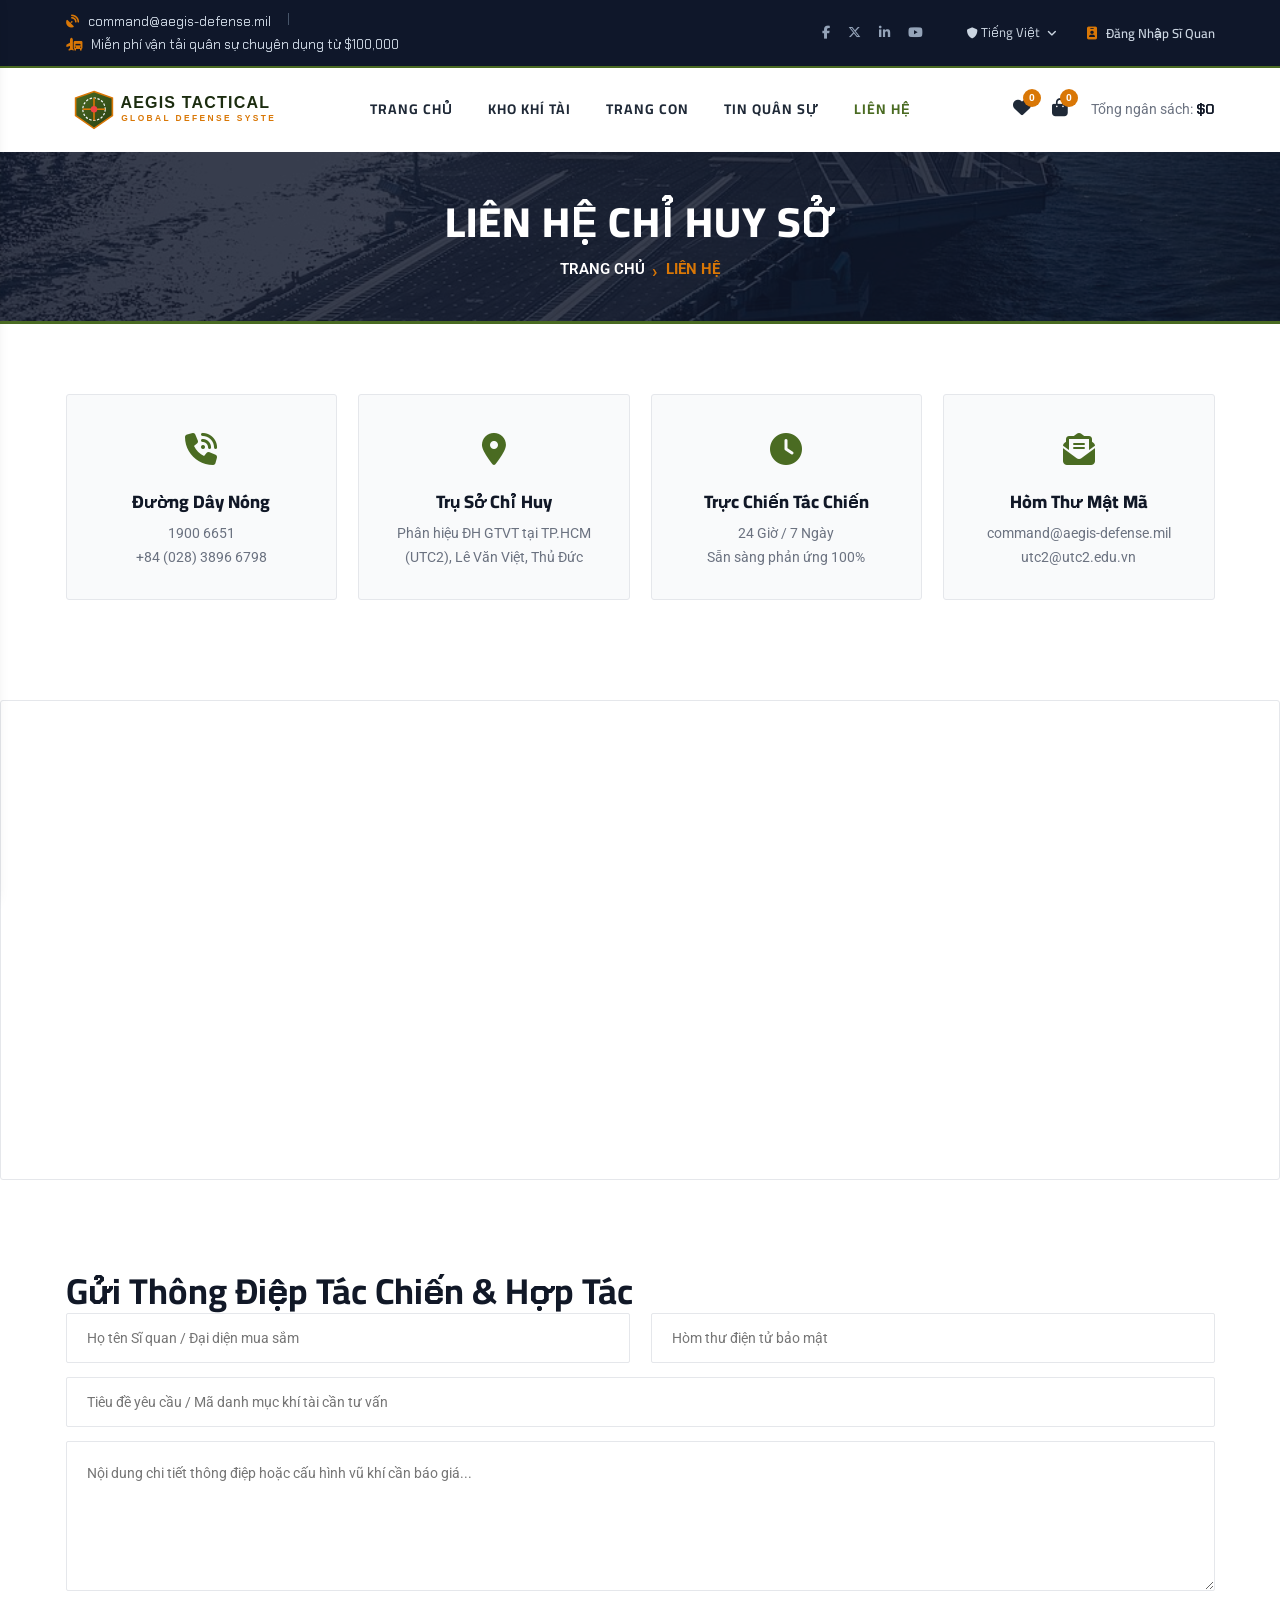
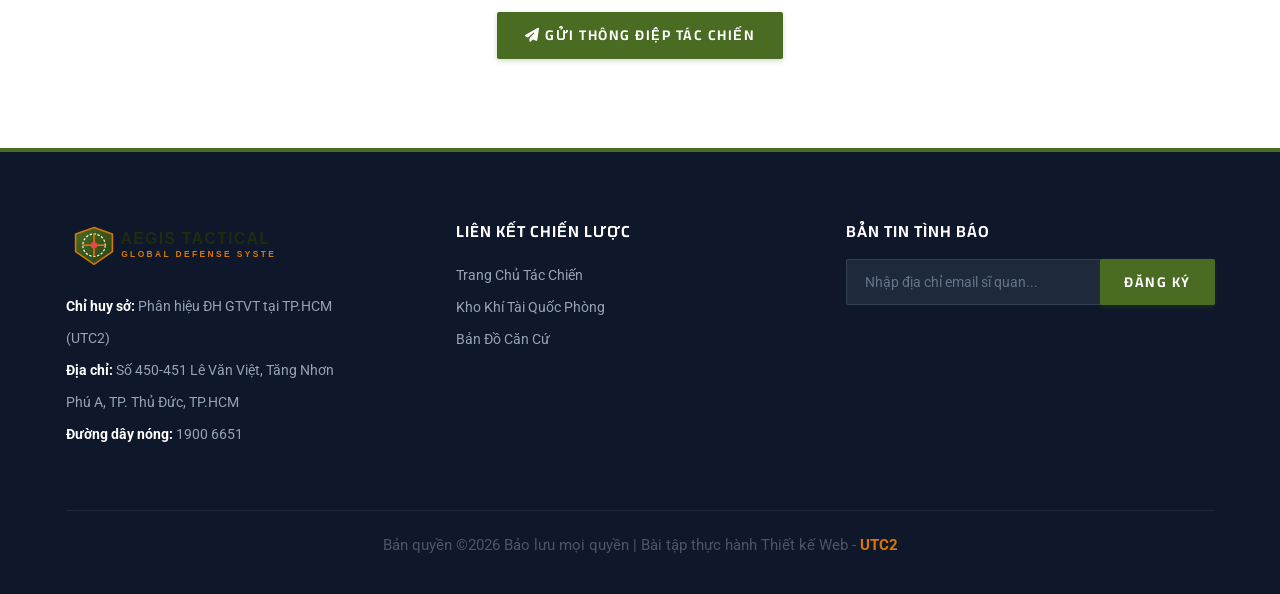
<file: contact.html>
<!DOCTYPE html>
<html lang="vi">

<head>
    <meta charset="UTF-8">
    <meta name="description" content="AEGIS Tactical & Defense Systems - Liên Hệ Chỉ Huy Sở & Bản Đồ Căn Cứ">
    <meta name="keywords" content="Aegis, liên hệ, UTC2, bản đồ, hotline quân sự">
    <meta name="viewport" content="width=device-width, initial-scale=1.0">
    <meta http-equiv="X-UA-Compatible" content="ie=edge">
    <title>Liên Hệ Chỉ Huy Sở | AEGIS DEFENSE</title>

    <!-- Google Fonts -->
    <link href="https://fonts.googleapis.com/css2?family=Cairo:wght@200;300;400;600;700;800;900&family=Chakra+Petch:wght@400;500;600;700&family=Roboto:wght@300;400;500;700&display=swap" rel="stylesheet">

    <!-- CSS Stylesheets -->
    <link rel="stylesheet" href="https://cdn.jsdelivr.net/npm/bootstrap@5.3.3/dist/css/bootstrap.min.css" type="text/css">
    <link rel="stylesheet" href="https://cdnjs.cloudflare.com/ajax/libs/font-awesome/6.5.1/css/all.min.css" type="text/css">
    <link rel="stylesheet" href="Styles/style.css" type="text/css">
    <link rel="stylesheet" href="Styles/responsive.css" type="text/css">
</head>

<body>
    <!-- Page Preloder -->
    <div id="preloder">
        <div class="loader"></div>
        <div class="loader-text">AEGIS DEFENSE COMMAND INITIALIZING...</div>
    </div>

    <!-- Humberger Menu Begin -->
    <div class="humberger__menu__overlay"></div>
    <div class="humberger__menu__wrapper">
        <div class="humberger__menu__logo">
            <a href="index.html"><img src="Images/logo.svg" alt="Aegis Defense Logo"></a>
        </div>
        <div class="humberger__menu__cart">
            <ul>
                <li><a href="shop-grid.html"><i class="fa-solid fa-heart"></i> <span class="wishlist-count">0</span></a></li>
                <li><a href="shoping-cart.html"><i class="fa-solid fa-bag-shopping"></i> <span class="cart-count">0</span></a></li>
            </ul>
            <div class="header__cart__price">Tổng ngân sách: <span class="header-cart-total">$0.00</span></div>
        </div>
        <nav class="humberger__menu__nav mobile-menu">
            <ul>
                <li><a href="index.html">TRANG CHỦ</a></li>
                <li><a href="shop-grid.html">KHO KHÍ TÀI</a></li>
                <li><a href="#">TRANG CON</a>
                    <ul class="header__menu__dropdown">
                        <li><a href="shop-details.html?id=1">Chi Tiết Khí Tài</a></li>
                        <li><a href="shoping-cart.html">Giỏ Hàng Khí Tài</a></li>
                        <li><a href="checkout.html">Thủ Tục Thanh Toán</a></li>
                        <li><a href="blog-details.html?id=1">Chi Tiết Tin Quân Sự</a></li>
                    </ul>
                </li>
                <li><a href="blog.html">TIN QUÂN SỰ</a></li>
                <li class="active"><a href="contact.html">LIÊN HỆ</a></li>
            </ul>
        </nav>
        <div id="mobile-menu-wrap"></div>
    </div>
    <!-- Humberger Menu End -->

    <!-- Header Section Begin -->
    <header class="header">
        <div class="header__top">
            <div class="container">
                <div class="row align-items-center">
                    <div class="col-lg-6 col-md-6">
                        <div class="header__top__left">
                            <ul>
                                <li><i class="fa-solid fa-satellite-dish"></i> command@aegis-defense.mil</li>
                                <li><i class="fa-solid fa-truck-plane"></i> Miễn phí vận tải quân sự chuyên dụng từ $100,000</li>
                            </ul>
                        </div>
                    </div>
                    <div class="col-lg-6 col-md-6">
                        <div class="header__top__right">
                            <div class="header__top__right__social">
                                <a href="#"><i class="fa-brands fa-facebook-f"></i></a>
                                <a href="#"><i class="fa-brands fa-x-twitter"></i></a>
                                <a href="#"><i class="fa-brands fa-linkedin-in"></i></a>
                                <a href="#"><i class="fa-brands fa-youtube"></i></a>
                            </div>
                            <div class="header__top__right__language">
                                <span><i class="fa-solid fa-shield"></i> Tiếng Việt</span>
                                <i class="fa-solid fa-angle-down"></i>
                                <ul>
                                    <li><a href="#">Tiếng Việt (VN)</a></li>
                                    <li><a href="#">English (NATO)</a></li>
                                </ul>
                            </div>
                            <div class="header__top__right__auth">
                                <a href="checkout.html"><i class="fa-solid fa-id-badge"></i> Đăng Nhập Sĩ Quan</a>
                            </div>
                        </div>
                    </div>
                </div>
            </div>
        </div>
        <div class="container">
            <div class="row align-items-center">
                <div class="col-lg-3 col-md-3">
                    <div class="header__logo">
                        <a href="index.html"><img src="Images/logo.svg" alt="AEGIS Defense Logo"></a>
                    </div>
                </div>
                <div class="col-lg-6 col-md-6">
                    <nav class="header__menu">
                        <ul>
                            <li><a href="index.html">TRANG CHỦ</a></li>
                            <li><a href="shop-grid.html">KHO KHÍ TÀI</a></li>
                            <li><a href="#">TRANG CON</a>
                                <ul class="header__menu__dropdown">
                                    <li><a href="shop-details.html?id=1">Chi Tiết Khí Tài</a></li>
                                    <li><a href="shoping-cart.html">Giỏ Hàng Khí Tài</a></li>
                                    <li><a href="checkout.html">Ký Kết Thanh Toán</a></li>
                                    <li><a href="blog-details.html?id=1">Báo Cáo Tác Chiến</a></li>
                                </ul>
                            </li>
                            <li><a href="blog.html">TIN QUÂN SỰ</a></li>
                            <li class="active"><a href="contact.html">LIÊN HỆ</a></li>
                        </ul>
                    </nav>
                </div>
                <div class="col-lg-3 col-md-3">
                    <div class="header__cart">
                        <ul>
                            <li><a href="shop-grid.html"><i class="fa-solid fa-heart"></i> <span class="wishlist-count">0</span></a></li>
                            <li><a href="shoping-cart.html"><i class="fa-solid fa-bag-shopping"></i> <span class="cart-count">0</span></a></li>
                        </ul>
                        <div class="header__cart__price">Tổng ngân sách: <span class="header-cart-total">$0.00</span></div>
                    </div>
                </div>
            </div>
            <div class="humberger__open">
                <i class="fa-solid fa-bars"></i>
            </div>
        </div>
    </header>
    <!-- Header Section End -->

    <!-- Breadcrumb Section Begin -->
    <section class="breadcrumb-section set-bg" data-setbg="Images/hero-banner.jpg">
        <div class="container">
            <div class="row">
                <div class="col-lg-12 text-center">
                    <div class="breadcrumb__text">
                        <h2>LIÊN HỆ CHỈ HUY SỞ</h2>
                        <div class="breadcrumb__option">
                            <a href="index.html">TRANG CHỦ</a>
                            <span>LIÊN HỆ</span>
                        </div>
                    </div>
                </div>
            </div>
        </div>
    </section>
    <!-- Breadcrumb Section End -->

    <!-- Contact Section Begin -->
    <section class="contact spad">
        <div class="container">
            <div class="row">
                <div class="col-lg-3 col-md-3 col-sm-6 text-center">
                    <div class="contact__widget">
                        <span><i class="fa-solid fa-phone-volume"></i></span>
                        <h4>Đường Dây Nóng</h4>
                        <p>1900 6651<br>+84 (028) 3896 6798</p>
                    </div>
                </div>
                <div class="col-lg-3 col-md-3 col-sm-6 text-center">
                    <div class="contact__widget">
                        <span><i class="fa-solid fa-location-dot"></i></span>
                        <h4>Trụ Sở Chỉ Huy</h4>
                        <p>Phân hiệu ĐH GTVT tại TP.HCM (UTC2), Lê Văn Việt, Thủ Đức</p>
                    </div>
                </div>
                <div class="col-lg-3 col-md-3 col-sm-6 text-center">
                    <div class="contact__widget">
                        <span><i class="fa-solid fa-clock"></i></span>
                        <h4>Trực Chiến Tác Chiến</h4>
                        <p>24 Giờ / 7 Ngày<br>Sẵn sàng phản ứng 100%</p>
                    </div>
                </div>
                <div class="col-lg-3 col-md-3 col-sm-6 text-center">
                    <div class="contact__widget">
                        <span><i class="fa-solid fa-envelope-open-text"></i></span>
                        <h4>Hòm Thư Mật Mã</h4>
                        <p>command@aegis-defense.mil<br>utc2@utc2.edu.vn</p>
                    </div>
                </div>
            </div>
        </div>
    </section>
    <!-- Contact Section End -->

    <!-- Map Section Begin -->
    <div class="map">
        <iframe
            src="https://www.google.com/maps/embed?pb=!1m18!1m12!1m3!1d3918.520111585641!2d106.78656731533428!3d10.847986060835158!2m3!1f0!2f0!3f0!3m2!1i1024!2i768!4f13.1!3m3!1m2!1s0x317527129849206d%3A0x6b77241270258d4a!2zUGjDom4gaGnhu4d1IFRyxrDhu51uZyDEkOG6oWkgaOG7jWMgR2lhbyB0aMO0bmcgVuG6rW4gdOG6o2kgdOG6oWkgVFAuIEjhu5MgQ2jDrSBNaW5o!5e0!3m2!1svi!2s!4v1680000000000!5m2!1svi!2s"
            height="500" style="border:0;" allowfullscreen="" loading="lazy" referrerpolicy="no-referrer-when-downgrade">
        </iframe>
        <div class="map-inside">
            <i class="fa-solid fa-crosshairs" style="color: #ef4444; font-size: 20px;"></i>
            <div class="inside-widget">
                <h4 style="font-size: 15px; font-weight: 800; color: #0f172a;">TRỤ SỞ CHỈ HUY AEGIS</h4>
                <ul>
                    <li>Điện thoại: 1900 6651</li>
                    <li>Địa chỉ: 450 Lê Văn Việt, Tăng Nhơn Phú A, TP. Thủ Đức</li>
                </ul>
            </div>
        </div>
    </div>
    <!-- Map Section End -->

    <!-- Contact Form Begin -->
    <div class="contact-form spad">
        <div class="container">
            <div class="row">
                <div class="col-lg-12">
                    <div class="contact__form__title">
                        <h2>Gửi Thông Điệp Tác Chiến & Hợp Tác</h2>
                    </div>
                </div>
            </div>
            <form action="javascript:void(0)" onsubmit="submitContactForm()">
                <div class="row">
                    <div class="col-lg-6 col-md-6 mb-3">
                        <input type="text" id="contact-name" placeholder="Họ tên Sĩ quan / Đại diện mua sắm" required style="width: 100%; height: 50px; border: 1px solid #e5e7eb; padding-left: 20px; border-radius: 2px;">
                    </div>
                    <div class="col-lg-6 col-md-6 mb-3">
                        <input type="email" id="contact-email" placeholder="Hòm thư điện tử bảo mật" required style="width: 100%; height: 50px; border: 1px solid #e5e7eb; padding-left: 20px; border-radius: 2px;">
                    </div>
                    <div class="col-lg-12 mb-3">
                        <input type="text" id="contact-subject" placeholder="Tiêu đề yêu cầu / Mã danh mục khí tài cần tư vấn" required style="width: 100%; height: 50px; border: 1px solid #e5e7eb; padding-left: 20px; border-radius: 2px;">
                    </div>
                    <div class="col-lg-12 text-center mb-3">
                        <textarea id="contact-message" placeholder="Nội dung chi tiết thông điệp hoặc cấu hình vũ khí cần báo giá..." required style="width: 100%; height: 150px; border: 1px solid #e5e7eb; padding: 20px; border-radius: 2px;"></textarea>
                        <button type="submit" class="site-btn" style="margin-top: 15px;"><i class="fa-solid fa-paper-plane"></i> GỬI THÔNG ĐIỆP TÁC CHIẾN</button>
                    </div>
                </div>
            </form>
        </div>
    </div>
    <!-- Contact Form End -->

    <!-- Footer Section Begin -->
    <footer class="footer spad">
        <div class="container">
            <div class="row">
                <div class="col-lg-3 col-md-6 col-sm-6">
                    <div class="footer__about">
                        <div class="footer__about__logo">
                            <a href="index.html"><img src="Images/logo.svg" alt="AEGIS Defense Logo"></a>
                        </div>
                        <ul>
                            <li><b>Chỉ huy sở:</b> Phân hiệu ĐH GTVT tại TP.HCM (UTC2)</li>
                            <li><b>Địa chỉ:</b> Số 450-451 Lê Văn Việt, Tăng Nhơn Phú A, TP. Thủ Đức, TP.HCM</li>
                            <li><b>Đường dây nóng:</b> 1900 6651</li>
                        </ul>
                    </div>
                </div>
                <div class="col-lg-4 col-md-6 col-sm-6 offset-lg-1">
                    <div class="footer__widget">
                        <h6>Liên Kết Chiến Lược</h6>
                        <ul>
                            <li><a href="index.html">Trang Chủ Tác Chiến</a></li>
                            <li><a href="shop-grid.html">Kho Khí Tài Quốc Phòng</a></li>
                            <li><a href="contact.html">Bản Đồ Căn Cứ</a></li>
                        </ul>
                    </div>
                </div>
                <div class="col-lg-4 col-md-12">
                    <div class="footer__widget">
                        <h6>Bản Tin Tình Báo</h6>
                        <form action="javascript:void(0)" onsubmit="CartEngine.showToast('Đã đăng ký nhận bản tin quân sự thành công!', 'success')">
                            <input type="email" placeholder="Nhập địa chỉ email sĩ quan..." required>
                            <button type="submit" class="site-btn">ĐĂNG KÝ</button>
                        </form>
                    </div>
                </div>
            </div>
            <div class="row">
                <div class="col-lg-12">
                    <div class="footer__copyright">
                        <div class="footer__copyright__text">
                            <p>Bản quyền &copy;<script>document.write(new Date().getFullYear());</script> Bảo lưu mọi quyền | Bài tập thực hành Thiết kế Web - <a href="https://utc2.edu.vn" target="_blank">UTC2</a></p>
                        </div>
                    </div>
                </div>
            </div>
        </div>
    </footer>
    <!-- Footer Section End -->

    <!-- Scripts Section -->
    <script src="Scripts/products-data.js"></script>
    <script src="Scripts/cart-engine.js"></script>
    <script src="Scripts/main.js"></script>

    <script>
        function submitContactForm() {
            const name = document.getElementById('contact-name').value;
            SoundEngine.playSuccessChime();
            CartEngine.showToast(`Báo cáo từ Sĩ quan ${name} đã được gửi tới Sở Chỉ Huy AEGIS!`, 'success');
            document.querySelector('.contact-form form').reset();
        }
    </script>
</body>

</html>
</file>
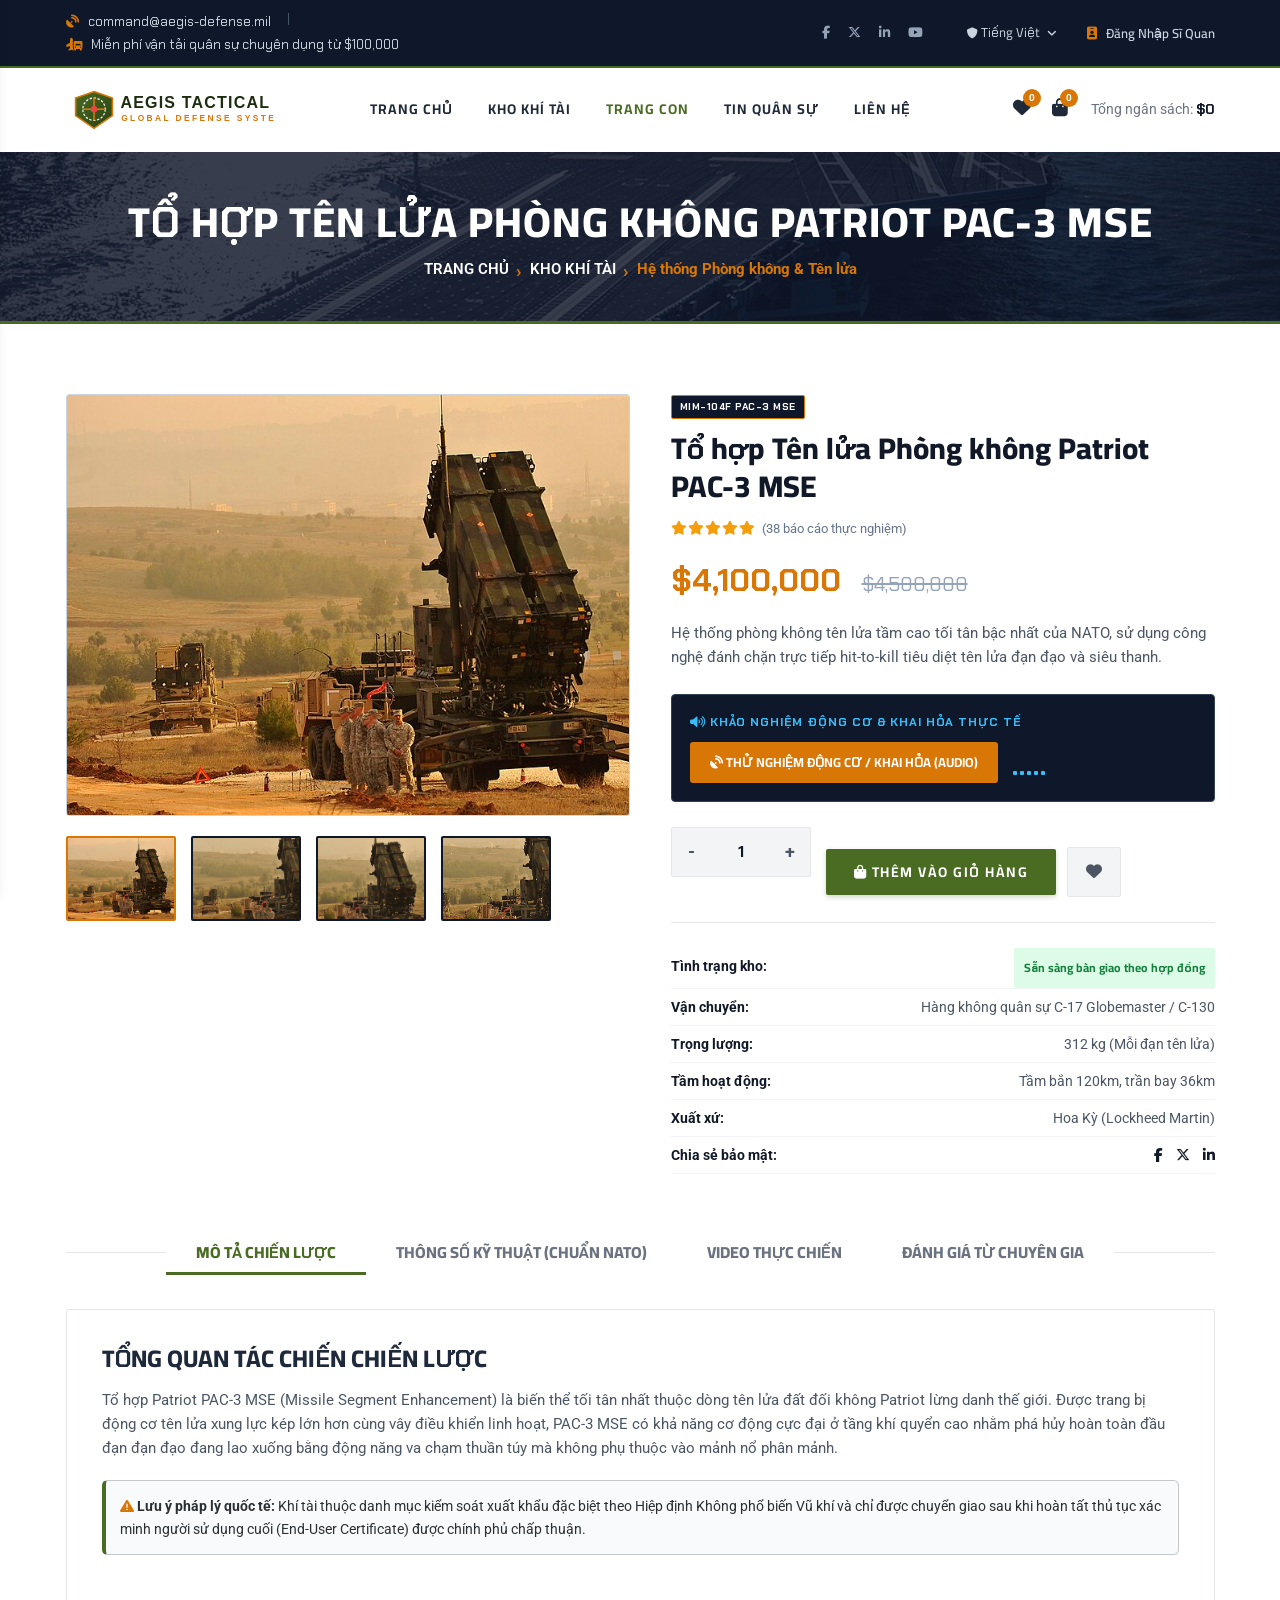
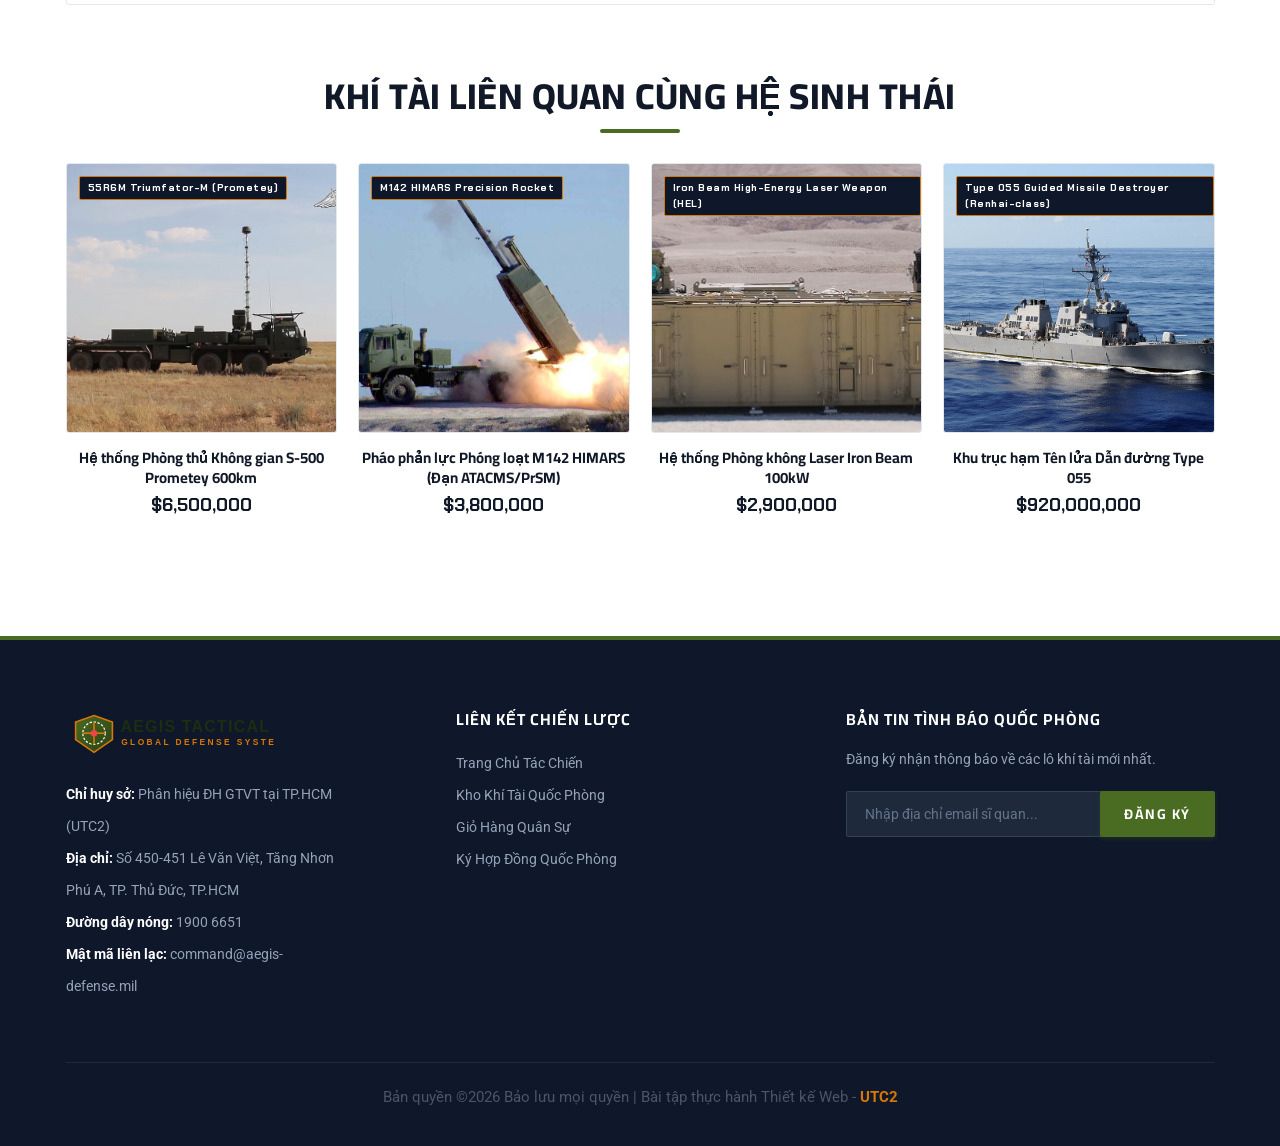
<file: shop-details.html>
<!DOCTYPE html>
<html lang="vi">

<head>
    <meta charset="UTF-8">
    <meta name="description" content="AEGIS Tactical & Defense Systems - Chi Tiết Khí Tài & Thông Số Quân Sự">
    <meta name="keywords" content="Aegis, thông số kỹ thuật, NATO STANAG, vũ khí thực chiến, video quân sự">
    <meta name="viewport" content="width=device-width, initial-scale=1.0">
    <meta http-equiv="X-UA-Compatible" content="ie=edge">
    <title>Chi Tiết Khí Tài | AEGIS DEFENSE</title>

    <!-- Google Fonts -->
    <link href="https://fonts.googleapis.com/css2?family=Cairo:wght@200;300;400;600;700;800;900&family=Chakra+Petch:wght@400;500;600;700&family=Roboto:wght@300;400;500;700&display=swap" rel="stylesheet">

    <!-- CSS Stylesheets -->
    <link rel="stylesheet" href="https://cdn.jsdelivr.net/npm/bootstrap@5.3.3/dist/css/bootstrap.min.css" type="text/css">
    <link rel="stylesheet" href="https://cdnjs.cloudflare.com/ajax/libs/font-awesome/6.5.1/css/all.min.css" type="text/css">
    <link rel="stylesheet" href="Styles/style.css" type="text/css">
    <link rel="stylesheet" href="Styles/responsive.css" type="text/css">
</head>

<body>
    <!-- Page Preloder -->
    <div id="preloder">
        <div class="loader"></div>
        <div class="loader-text">AEGIS DEFENSE COMMAND INITIALIZING...</div>
    </div>

    <!-- Humberger Menu Begin -->
    <div class="humberger__menu__overlay"></div>
    <div class="humberger__menu__wrapper">
        <div class="humberger__menu__logo">
            <a href="index.html"><img src="Images/logo.svg" alt="Aegis Defense Logo"></a>
        </div>
        <div class="humberger__menu__cart">
            <ul>
                <li><a href="shop-grid.html"><i class="fa-solid fa-heart"></i> <span class="wishlist-count">0</span></a></li>
                <li><a href="shoping-cart.html"><i class="fa-solid fa-bag-shopping"></i> <span class="cart-count">0</span></a></li>
            </ul>
            <div class="header__cart__price">Tổng ngân sách: <span class="header-cart-total">$0.00</span></div>
        </div>
        <nav class="humberger__menu__nav mobile-menu">
            <ul>
                <li><a href="index.html">TRANG CHỦ</a></li>
                <li><a href="shop-grid.html">KHO KHÍ TÀI</a></li>
                <li class="active"><a href="#">TRANG CON</a>
                    <ul class="header__menu__dropdown">
                        <li><a href="shop-details.html?id=1">Chi Tiết Khí Tài</a></li>
                        <li><a href="shoping-cart.html">Giỏ Hàng Khí Tài</a></li>
                        <li><a href="checkout.html">Thủ Tục Thanh Toán</a></li>
                        <li><a href="blog-details.html?id=1">Chi Tiết Tin Quân Sự</a></li>
                    </ul>
                </li>
                <li><a href="blog.html">TIN QUÂN SỰ</a></li>
                <li><a href="contact.html">LIÊN HỆ</a></li>
            </ul>
        </nav>
        <div id="mobile-menu-wrap"></div>
    </div>
    <!-- Humberger Menu End -->

    <!-- Header Section Begin -->
    <header class="header">
        <div class="header__top">
            <div class="container">
                <div class="row align-items-center">
                    <div class="col-lg-6 col-md-6">
                        <div class="header__top__left">
                            <ul>
                                <li><i class="fa-solid fa-satellite-dish"></i> command@aegis-defense.mil</li>
                                <li><i class="fa-solid fa-truck-plane"></i> Miễn phí vận tải quân sự chuyên dụng từ $100,000</li>
                            </ul>
                        </div>
                    </div>
                    <div class="col-lg-6 col-md-6">
                        <div class="header__top__right">
                            <div class="header__top__right__social">
                                <a href="#"><i class="fa-brands fa-facebook-f"></i></a>
                                <a href="#"><i class="fa-brands fa-x-twitter"></i></a>
                                <a href="#"><i class="fa-brands fa-linkedin-in"></i></a>
                                <a href="#"><i class="fa-brands fa-youtube"></i></a>
                            </div>
                            <div class="header__top__right__language">
                                <span><i class="fa-solid fa-shield"></i> Tiếng Việt</span>
                                <i class="fa-solid fa-angle-down"></i>
                                <ul>
                                    <li><a href="#">Tiếng Việt (VN)</a></li>
                                    <li><a href="#">English (NATO)</a></li>
                                </ul>
                            </div>
                            <div class="header__top__right__auth">
                                <a href="checkout.html"><i class="fa-solid fa-id-badge"></i> Đăng Nhập Sĩ Quan</a>
                            </div>
                        </div>
                    </div>
                </div>
            </div>
        </div>
        <div class="container">
            <div class="row align-items-center">
                <div class="col-lg-3 col-md-3">
                    <div class="header__logo">
                        <a href="index.html"><img src="Images/logo.svg" alt="AEGIS Defense Logo"></a>
                    </div>
                </div>
                <div class="col-lg-6 col-md-6">
                    <nav class="header__menu">
                        <ul>
                            <li><a href="index.html">TRANG CHỦ</a></li>
                            <li><a href="shop-grid.html">KHO KHÍ TÀI</a></li>
                            <li class="active"><a href="#">TRANG CON</a>
                                <ul class="header__menu__dropdown">
                                    <li><a href="shop-details.html?id=1">Chi Tiết Khí Tài</a></li>
                                    <li><a href="shoping-cart.html">Giỏ Hàng Khí Tài</a></li>
                                    <li><a href="checkout.html">Ký Kết Thanh Toán</a></li>
                                    <li><a href="blog-details.html?id=1">Báo Cáo Tác Chiến</a></li>
                                </ul>
                            </li>
                            <li><a href="blog.html">TIN QUÂN SỰ</a></li>
                            <li><a href="contact.html">LIÊN HỆ</a></li>
                        </ul>
                    </nav>
                </div>
                <div class="col-lg-3 col-md-3">
                    <div class="header__cart">
                        <ul>
                            <li><a href="shop-grid.html"><i class="fa-solid fa-heart"></i> <span class="wishlist-count">0</span></a></li>
                            <li><a href="shoping-cart.html"><i class="fa-solid fa-bag-shopping"></i> <span class="cart-count">0</span></a></li>
                        </ul>
                        <div class="header__cart__price">Tổng ngân sách: <span class="header-cart-total">$0.00</span></div>
                    </div>
                </div>
            </div>
            <div class="humberger__open">
                <i class="fa-solid fa-bars"></i>
            </div>
        </div>
    </header>
    <!-- Header Section End -->

    <!-- Breadcrumb Section Begin -->
    <section class="breadcrumb-section set-bg" data-setbg="Images/hero-banner.jpg">
        <div class="container">
            <div class="row">
                <div class="col-lg-12 text-center">
                    <div class="breadcrumb__text">
                        <h2 id="detail-breadcrumb-title">CHI TIẾT KHÍ TÀI TỐI TÂN</h2>
                        <div class="breadcrumb__option">
                            <a href="index.html">TRANG CHỦ</a>
                            <a href="shop-grid.html">KHO KHÍ TÀI</a>
                            <span id="detail-breadcrumb-cat">HỆ THỐNG PHÒNG THỦ</span>
                        </div>
                    </div>
                </div>
            </div>
        </div>
    </section>
    <!-- Breadcrumb Section End -->

    <!-- Product Details Section Begin -->
    <section class="product-details spad">
        <div class="container">
            <div class="row">
                <!-- Gallery Column -->
                <div class="col-lg-6 col-md-6">
                    <div class="product__details__pic">
                        <div class="product__details__pic__item">
                            <img class="product__details__pic__item--large" id="main-product-image" src="Images/weapon-1.jpg" alt="Khí tài chính">
                        </div>
                        <div class="product__details__pic__slider" id="product-thumbnails-container">
                            <!-- Populated via JS -->
                        </div>
                    </div>
                </div>

                <!-- Info Column -->
                <div class="col-lg-6 col-md-6">
                    <div class="product__details__text">
                        <span id="detail-nato-badge" class="product__badge" style="position: static; display: inline-block; margin-bottom: 10px;">MIM-104F PAC-3 MSE</span>
                        <h3 id="detail-product-name">Tổ hợp Tên lửa Phòng không Patriot PAC-3 MSE</h3>
                        <div class="product__details__rating">
                            <i class="fa fa-star"></i>
                            <i class="fa fa-star"></i>
                            <i class="fa fa-star"></i>
                            <i class="fa fa-star"></i>
                            <i class="fa fa-star"></i>
                            <span id="detail-reviews-count">(38 báo cáo thực nghiệm)</span>
                        </div>
                        <div class="product__details__price" id="detail-price-box">
                            <span id="detail-current-price">$4,100,000</span>
                            <span class="old-price" id="detail-old-price">$4,500,000</span>
                        </div>
                        <p id="detail-short-desc">Hệ thống phòng không tên lửa tầm cao tối tân bậc nhất của NATO, sử dụng công nghệ đánh chặn trực tiếp hit-to-kill tiêu diệt tên lửa đạn đạo và siêu thanh.</p>
                        
                        <!-- Tactical Multimedia Controls -->
                        <div class="tactical-media-controls">
                            <div class="tactical-media-title"><i class="fa-solid fa-volume-high"></i> KHẢO NGHIỆM ĐỘNG CƠ & KHAI HỎA THỰC TẾ</div>
                            <div class="audio-btn-wrap">
                                <button type="button" class="tactical-audio-btn" id="weapon-audio-test-btn">
                                    <i class="fa-solid fa-satellite-dish"></i> THỬ NGHIỆM ĐỘNG CƠ / KHAI HỎA (AUDIO)
                                </button>
                                <div class="audio-wave-visualizer" id="audio-wave-visualizer">
                                    <span></span><span></span><span></span><span></span><span></span>
                                </div>
                            </div>
                            <audio id="weapon-test-audio-element" src="Sounds/weapon-test-audio.mp3" preload="auto" style="display: none;"></audio>
                        </div>

                        <div class="product__details__quantity">
                            <div class="quantity">
                                <div class="pro-qty">
                                    <input type="text" id="detail-quantity-input" value="1">
                                </div>
                            </div>
                        </div>
                        <a href="javascript:void(0)" class="primary-btn" id="detail-add-cart-btn"><i class="fa-solid fa-bag-shopping"></i> THÊM VÀO GIỎ HÀNG</a>
                        <a href="javascript:void(0)" class="heart-icon-btn" id="detail-wishlist-btn" title="Theo dõi mục tiêu"><i class="fa-solid fa-heart"></i></a>
                        
                        <ul>
                            <li><b>Tình trạng kho:</b> <span class="stock-badge in-stock" id="detail-stock-status">Sẵn sàng bàn giao theo hợp đồng</span></li>
                            <li><b>Vận chuyển:</b> <span>Hàng không quân sự C-17 Globemaster / C-130</span></li>
                            <li><b>Trọng lượng:</b> <span id="detail-weight">312 kg (Mỗi đạn tên lửa)</span></li>
                            <li><b>Tầm hoạt động:</b> <span id="detail-range">Tầm bắn 120km, trần bay 36km</span></li>
                            <li><b>Xuất xứ:</b> <span id="detail-origin">Hoa Kỳ (Lockheed Martin)</span></li>
                            <li><b>Chia sẻ bảo mật:</b>
                                <div class="share" style="display: inline-block;">
                                    <a href="#" style="margin-left: 10px;"><i class="fa-brands fa-facebook-f"></i></a>
                                    <a href="#" style="margin-left: 10px;"><i class="fa-brands fa-x-twitter"></i></a>
                                    <a href="#" style="margin-left: 10px;"><i class="fa-brands fa-linkedin-in"></i></a>
                                </div>
                            </li>
                        </ul>
                    </div>
                </div>

                <!-- Tabs Section -->
                <div class="col-lg-12">
                    <div class="product__details__tab">
                        <ul class="nav nav-tabs" role="tablist">
                            <li class="nav-item">
                                <a class="nav-link active" data-toggle="tab" href="#tabs-1" role="tab" aria-selected="true">Mô Tả Chiến Lược</a>
                            </li>
                            <li class="nav-item">
                                <a class="nav-link" data-toggle="tab" href="#tabs-2" role="tab" aria-selected="false">Thông Số Kỹ Thuật (Chuẩn NATO)</a>
                            </li>
                            <li class="nav-item">
                                <a class="nav-link" data-toggle="tab" href="#tabs-3" role="tab" aria-selected="false">Video Thực Chiến</a>
                            </li>
                            <li class="nav-item">
                                <a class="nav-link" data-toggle="tab" href="#tabs-4" role="tab" aria-selected="false">Đánh Giá Từ Chuyên Gia</a>
                            </li>
                        </ul>
                        <div class="tab-content">
                            <!-- Tab 1: Detailed Description -->
                            <div class="tab-pane active show" id="tabs-1" role="tabpanel">
                                <div class="product__details__tab__desc">
                                    <h4 style="margin-bottom: 15px; font-weight: 800; color: #1e293b;">TỔNG QUAN TÁC CHIẾN CHIẾN LƯỢC</h4>
                                    <p id="detail-full-description">Tổ hợp Patriot PAC-3 MSE (Missile Segment Enhancement) là biến thể tối tân nhất thuộc dòng tên lửa đất đối không Patriot lừng danh thế giới. Được trang bị động cơ tên lửa xung lực kép lớn hơn cùng vây điều khiển linh hoạt, PAC-3 MSE có khả năng cơ động cực đại ở tầng khí quyển cao nhằm phá hủy hoàn toàn đầu đạn đạn đạo đang lao xuống bằng động năng va chạm thuần túy mà không phụ thuộc vào mảnh nổ phân mảnh.</p>
                                    <div class="alert alert-secondary" style="border-left: 4px solid #4a6b22; background: #f8fafc; margin-top: 20px;">
                                        <b><i class="fa-solid fa-triangle-exclamation" style="color: #d97706;"></i> Lưu ý pháp lý quốc tế:</b> Khí tài thuộc danh mục kiểm soát xuất khẩu đặc biệt theo Hiệp định Không phổ biến Vũ khí và chỉ được chuyển giao sau khi hoàn tất thủ tục xác minh người sử dụng cuối (End-User Certificate) được chính phủ chấp thuận.
                                    </div>
                                </div>
                            </div>

                            <!-- Tab 2: NATO Specs Table -->
                            <div class="tab-pane" id="tabs-2" role="tabpanel">
                                <div class="product__details__tab__desc">
                                    <h4 style="margin-bottom: 20px; font-weight: 800; color: #1e293b;">BẢNG ĐẶC TẢ KỸ THUẬT TIÊU CHUẨN LIÊN MINH QUÂN SỰ NATO</h4>
                                    <table class="nato-specs-table" id="nato-specs-table">
                                        <!-- Rendered dynamically -->
                                    </table>
                                </div>
                            </div>

                            <!-- Tab 3: Combat Video -->
                            <div class="tab-pane" id="tabs-3" role="tabpanel">
                                <div class="product__details__tab__desc">
                                    <h4 style="margin-bottom: 15px; font-weight: 800; color: #1e293b;">TÀI LIỆU QUÂN SỰ: THỰC CHIẾN BẮN ĐẠN THẬT TẠI BÃI THỬ</h4>
                                    <p style="color: #64748b; margin-bottom: 20px;">Bản ghi hình hồng ngoại độ phân giải cao ghi lại khoảnh khắc khóa và tiêu diệt mục tiêu giả định trong điều kiện tác chiến điện tử dày đặc.</p>
                                    <div style="background: #000; border-radius: 4px; overflow: hidden; padding: 10px; border: 1px solid #334155;">
                                        <video id="detail-combat-video" controls width="100%" height="450" style="outline: none;" src="Videos/hero-combat-demo.mp4">
                                            Trình duyệt của bạn không hỗ trợ phát trực tiếp video.
                                        </video>
                                    </div>
                                </div>
                            </div>

                            <!-- Tab 4: Reviews & New Review Form -->
                            <div class="tab-pane" id="tabs-4" role="tabpanel">
                                <div class="product__details__tab__desc">
                                    <h4 style="margin-bottom: 20px; font-weight: 800; color: #1e293b;">BÁO CÁO ĐÁNH GIÁ TỪ CÁC SĨ QUAN CHỈ HUY</h4>
                                    <div id="officer-reviews-container">
                                        <!-- Loaded dynamically -->
                                    </div>

                                    <!-- Submission Form -->
                                    <div class="officer-review-form-wrap">
                                        <h5 style="font-weight: 800; color: #1e293b; margin-bottom: 18px;">GỬI BÁO CÁO KHẢO NGHIỆM MỚI</h5>
                                        <form id="officer-review-form">
                                            <div class="row">
                                                <div class="col-lg-6 mb-3">
                                                    <label style="font-weight: 700; margin-bottom: 5px;">Họ tên / Mật danh Sĩ quan *</label>
                                                    <input type="text" id="review-officer-name" class="form-control" placeholder="Ví dụ: Thiếu tá John Doe / Sĩ quan Tác chiến" required>
                                                </div>
                                                <div class="col-lg-6 mb-3">
                                                    <label style="font-weight: 700; margin-bottom: 5px;">Đơn vị / Quân đoàn</label>
                                                    <input type="text" id="review-officer-unit" class="form-control" placeholder="Ví dụ: Trung đoàn Phòng không 93">
                                                </div>
                                                <div class="col-lg-12 mb-3">
                                                    <label style="font-weight: 700; margin-bottom: 5px;">Mức độ đánh giá hiệu quả tác chiến</label>
                                                    <select id="review-officer-rating" class="form-control">
                                                        <option value="5">★★★★★ - Hoàn hảo 100% (Khuyên dùng trong tác chiến cấp 1)</option>
                                                        <option value="4">★★★★☆ - Rất tốt (Đạt mọi tiêu chuẩn tác chiến)</option>
                                                        <option value="3">★★★☆☆ - Trung bình (Cần nâng cấp phần mềm)</option>
                                                    </select>
                                                </div>
                                                <div class="col-lg-12 mb-3">
                                                    <label style="font-weight: 700; margin-bottom: 5px;">Nội dung nhận xét & Báo cáo kỹ thuật *</label>
                                                    <textarea id="review-officer-comment" class="form-control" rows="4" placeholder="Nhập chi tiết về trải nghiệm vận hành, độ chính xác hoặc độ tin cậy của vũ khí..." required></textarea>
                                                </div>
                                                <div class="col-lg-12">
                                                    <button type="submit" class="site-btn">GỬI BÁO CÁO ĐÁNH GIÁ</button>
                                                </div>
                                            </div>
                                        </form>
                                    </div>
                                </div>
                            </div>
                        </div>
                    </div>
                </div>
            </div>
        </div>
    </section>
    <!-- Product Details Section End -->

    <!-- Related Product Section Begin -->
    <section class="related-product spad" style="padding-top: 0;">
        <div class="container">
            <div class="row">
                <div class="col-lg-12">
                    <div class="section-title related__product__title">
                        <h2>Khí Tài Liên Quan Cùng Hệ Sinh Thái</h2>
                    </div>
                </div>
            </div>
            <div class="row" id="related-products-row">
                <!-- Loaded dynamically -->
            </div>
        </div>
    </section>
    <!-- Related Product Section End -->

    <!-- Footer Section Begin -->
    <footer class="footer spad">
        <div class="container">
            <div class="row">
                <div class="col-lg-3 col-md-6 col-sm-6">
                    <div class="footer__about">
                        <div class="footer__about__logo">
                            <a href="index.html"><img src="Images/logo.svg" alt="AEGIS Defense Logo"></a>
                        </div>
                        <ul>
                            <li><b>Chỉ huy sở:</b> Phân hiệu ĐH GTVT tại TP.HCM (UTC2)</li>
                            <li><b>Địa chỉ:</b> Số 450-451 Lê Văn Việt, Tăng Nhơn Phú A, TP. Thủ Đức, TP.HCM</li>
                            <li><b>Đường dây nóng:</b> 1900 6651</li>
                            <li><b>Mật mã liên lạc:</b> command@aegis-defense.mil</li>
                        </ul>
                    </div>
                </div>
                <div class="col-lg-4 col-md-6 col-sm-6 offset-lg-1">
                    <div class="footer__widget">
                        <h6>Liên Kết Chiến Lược</h6>
                        <ul>
                            <li><a href="index.html">Trang Chủ Tác Chiến</a></li>
                            <li><a href="shop-grid.html">Kho Khí Tài Quốc Phòng</a></li>
                            <li><a href="shoping-cart.html">Giỏ Hàng Quân Sự</a></li>
                            <li><a href="checkout.html">Ký Hợp Đồng Quốc Phòng</a></li>
                        </ul>
                    </div>
                </div>
                <div class="col-lg-4 col-md-12">
                    <div class="footer__widget">
                        <h6>Bản Tin Tình Báo Quốc Phòng</h6>
                        <p>Đăng ký nhận thông báo về các lô khí tài mới nhất.</p>
                        <form action="javascript:void(0)" onsubmit="CartEngine.showToast('Đã đăng ký nhận bản tin quân sự thành công!', 'success')">
                            <input type="email" placeholder="Nhập địa chỉ email sĩ quan..." required>
                            <button type="submit" class="site-btn">ĐĂNG KÝ</button>
                        </form>
                    </div>
                </div>
            </div>
            <div class="row">
                <div class="col-lg-12">
                    <div class="footer__copyright">
                        <div class="footer__copyright__text">
                            <p>Bản quyền &copy;<script>document.write(new Date().getFullYear());</script> Bảo lưu mọi quyền | Bài tập thực hành Thiết kế Web - <a href="https://utc2.edu.vn" target="_blank">UTC2</a></p>
                        </div>
                    </div>
                </div>
            </div>
        </div>
    </footer>
    <!-- Footer Section End -->

    <!-- Scripts Section -->
    <script src="Scripts/products-data.js"></script>
    <script src="Scripts/cart-engine.js"></script>
    <script src="Scripts/main.js"></script>

    <!-- Page Specific Script for shop-details.html -->
    <script>
        document.addEventListener('DOMContentLoaded', function () {
            const urlParams = new URLSearchParams(window.location.search);
            const productId = parseInt(urlParams.get('id'), 10) || 1;
            const product = getProductById(productId);

            if (!product) return;

            // Populate Page Title & Meta
            document.title = `${product.name} | AEGIS DEFENSE`;
            document.getElementById('detail-breadcrumb-title').textContent = product.name;
            document.getElementById('detail-breadcrumb-cat').textContent = product.category;

            // Populate Main Details
            document.getElementById('detail-product-name').textContent = product.name;
            document.getElementById('detail-nato-badge').textContent = product.natoCode || 'NATO SPEC';
            document.getElementById('detail-reviews-count').textContent = `(${product.reviewsCount} báo cáo thực nghiệm)`;
            document.getElementById('detail-current-price').textContent = formatCurrency(product.price);
            
            const oldPriceEl = document.getElementById('detail-old-price');
            if (product.oldPrice) {
                oldPriceEl.textContent = formatCurrency(product.oldPrice);
                oldPriceEl.style.display = 'inline-block';
            } else {
                oldPriceEl.style.display = 'none';
            }

            document.getElementById('detail-short-desc').textContent = product.shortDesc;
            document.getElementById('detail-stock-status').textContent = product.status;
            document.getElementById('detail-weight').textContent = product.weight;
            document.getElementById('detail-range').textContent = product.range;
            document.getElementById('detail-origin').textContent = product.origin;
            document.getElementById('detail-full-description').textContent = product.details;

            // Image & Gallery
            const mainImg = document.getElementById('main-product-image');
            mainImg.src = product.image;
            mainImg.onerror = function () {
                this.src = generateFallbackImage(product);
            };

            const thumbsContainer = document.getElementById('product-thumbnails-container');
            const galleryList = product.gallery && product.gallery.length ? product.gallery : [product.image];
            thumbsContainer.innerHTML = galleryList.map((imgSrc, idx) => `
                <img class="${idx === 0 ? 'active' : ''}" src="${imgSrc}" data-imgbigurl="${imgSrc}" alt="${product.name} góc ${idx+1}">
            `).join('');

            // NATO Specs Table
            const specsTable = document.getElementById('nato-specs-table');
            if (product.specs) {
                specsTable.innerHTML = Object.entries(product.specs).map(([key, value]) => `
                    <tr>
                        <th>${key}</th>
                        <td>${value}</td>
                    </tr>
                `).join('');
            }

            // Reviews list
            const reviewsContainer = document.getElementById('officer-reviews-container');
            let storedReviews = [];
            try {
                storedReviews = JSON.parse(localStorage.getItem(`AEGIS_REVIEWS_${product.id}`)) || [];
            } catch (e) {
                storedReviews = [];
            }
            const allReviews = [...storedReviews, ...(product.reviewList || [])];

            if (allReviews.length === 0) {
                reviewsContainer.innerHTML = '<p style="color: #64748b;">Chưa có báo cáo tác chiến nào được công bố cho khí tài này.</p>';
            } else {
                reviewsContainer.innerHTML = allReviews.map(r => `
                    <div class="officer-review-card">
                        <div class="review-header">
                            <div class="officer-meta">
                                <span class="officer-name"><i class="fa-solid fa-user-shield"></i> ${r.author}</span>
                                <span class="officer-unit">${r.unit || 'Đơn vị Đặc nhiệm'}</span>
                            </div>
                            <div class="review-rating" style="color: #f59e0b;">
                                ${'<i class="fa fa-star"></i>'.repeat(r.rating || 5)}
                            </div>
                        </div>
                        <div class="review-date"><i class="fa fa-calendar"></i> ${r.date}</div>
                        <p class="review-body">${r.comment}</p>
                    </div>
                `).join('');
            }

            // Combat Video & Audio Demo
            const detailVideo = document.getElementById('detail-combat-video');
            if (detailVideo && product.videoDemo) {
                detailVideo.src = product.videoDemo;
            }
            const audioEl = document.getElementById('weapon-test-audio-element');
            if (audioEl && product.audioDemo) {
                audioEl.src = product.audioDemo;
            }

            // Init Review form listener
            window.AegisUI.initReviewForm(product.id);

            // Add to Cart Button on Details Page
            const addCartBtn = document.getElementById('detail-add-cart-btn');
            addCartBtn.onclick = function () {
                const qty = parseInt(document.getElementById('detail-quantity-input').value, 10) || 1;
                CartEngine.addToCart(product.id, qty);
            };

            // Wishlist Button on Details Page
            const wishlistBtn = document.getElementById('detail-wishlist-btn');
            if (CartEngine.isInWishlist(product.id)) {
                wishlistBtn.classList.add('active');
            }
            wishlistBtn.onclick = function () {
                const added = CartEngine.toggleWishlist(product.id);
                this.classList.toggle('active', added);
            };

            // Render Related Products (4 items)
            const relatedContainer = document.getElementById('related-products-row');
            const relatedList = getRelatedProducts(product.id, 4);
            relatedContainer.innerHTML = relatedList.map(p => `
                <div class="col-lg-3 col-md-4 col-sm-6">
                    <div class="featured__item">
                        <div class="featured__item__pic set-bg" style="background-image: url('${p.image}')">
                            <span class="product__badge">${p.natoCode || 'NATO SPEC'}</span>
                            <ul class="featured__item__pic__hover">
                                <li><a href="javascript:void(0)" class="add-to-wishlist-btn" data-id="${p.id}"><i class="fa-solid fa-heart"></i></a></li>
                                <li><a href="javascript:void(0)" class="quick-view-btn" data-id="${p.id}"><i class="fa-solid fa-eye"></i></a></li>
                                <li><a href="javascript:void(0)" class="add-to-cart-btn" data-id="${p.id}"><i class="fa-solid fa-cart-shopping"></i></a></li>
                            </ul>
                        </div>
                        <div class="featured__item__text">
                            <h6><a href="shop-details.html?id=${p.id}">${p.name}</a></h6>
                            <h5>${formatCurrency(p.price)}</h5>
                        </div>
                    </div>
                </div>
            `).join('');

            // Init picture click handler
            window.AegisUI.initProductDetailsPic();
        });
    </script>
</body>

</html>
</file>
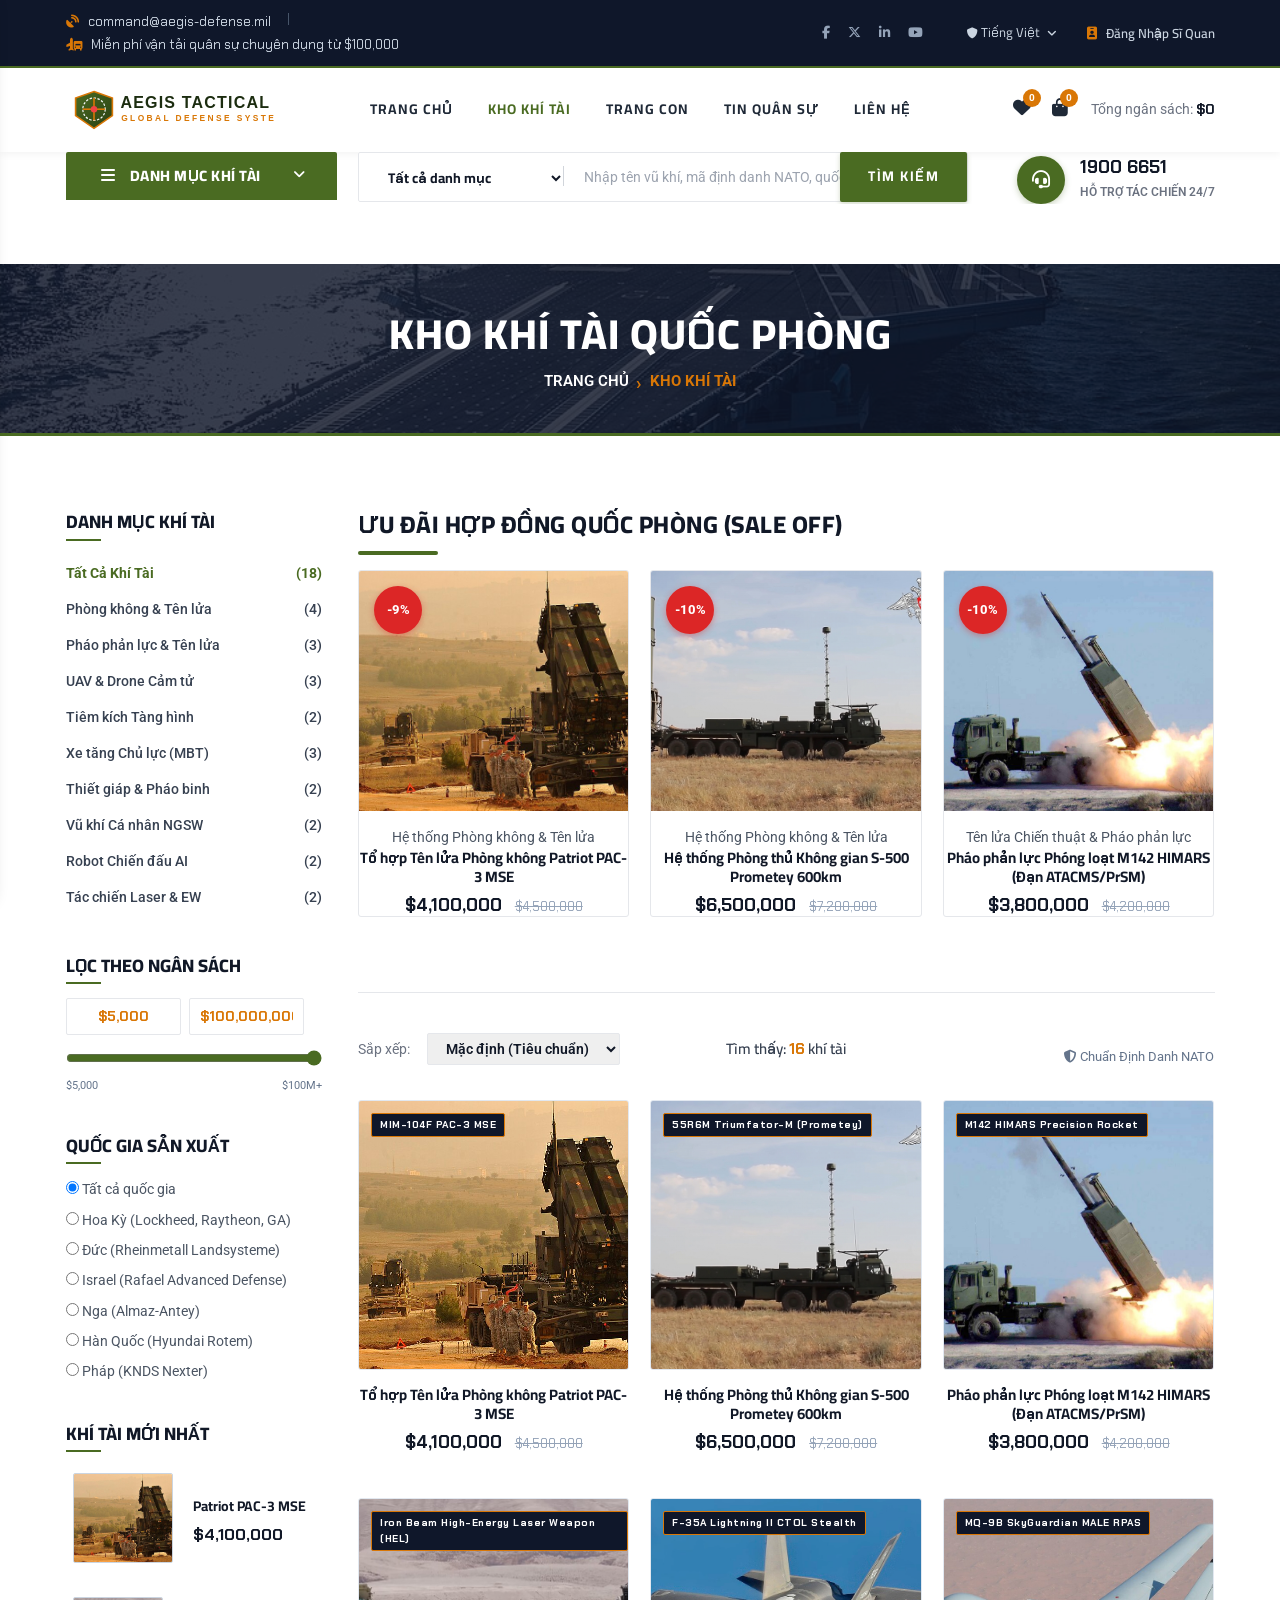
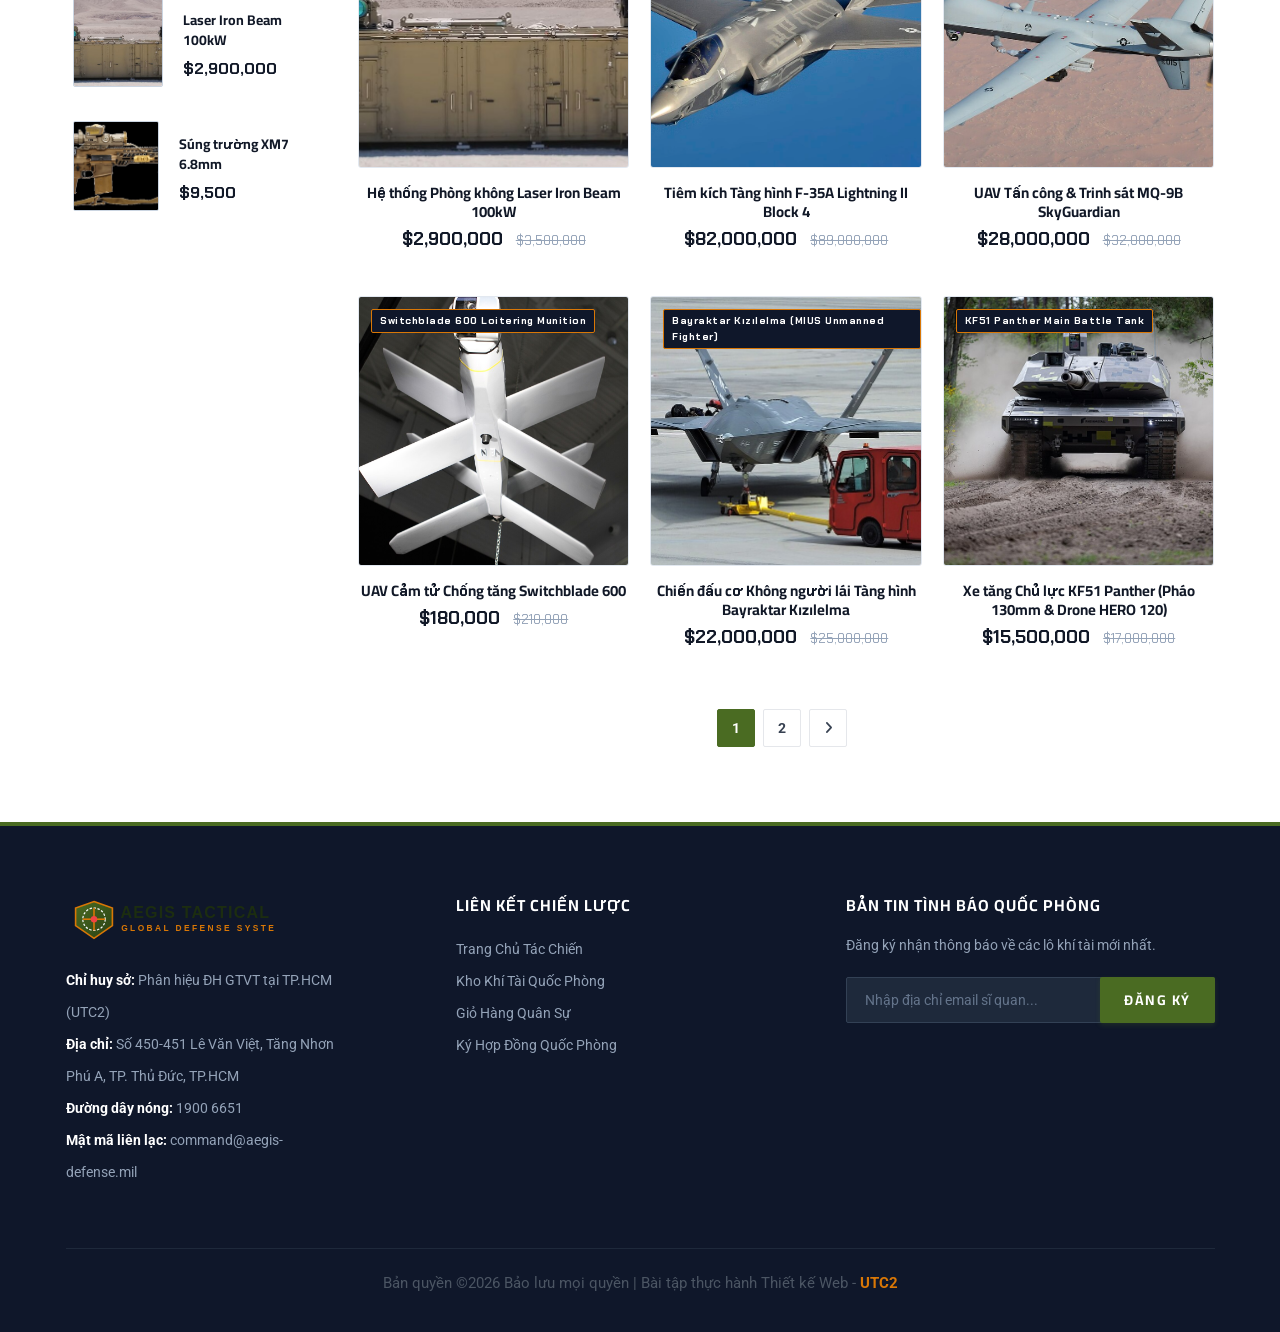
<file: shop-grid.html>
<!DOCTYPE html>
<html lang="vi">

<head>
    <meta charset="UTF-8">
    <meta name="description" content="AEGIS Tactical & Defense Systems - Kho Khí Tài & Vũ Khí Quân Sự Tối Tân">
    <meta name="keywords" content="Aegis, kho vũ khí, súng trường, UAV, pháo binh, tên lửa, phòng không">
    <meta name="viewport" content="width=device-width, initial-scale=1.0">
    <meta http-equiv="X-UA-Compatible" content="ie=edge">
    <title>Kho Khí Tài Quốc Phòng | AEGIS DEFENSE</title>

    <!-- Google Fonts -->
    <link href="https://fonts.googleapis.com/css2?family=Cairo:wght@200;300;400;600;700;800;900&family=Chakra+Petch:wght@400;500;600;700&family=Roboto:wght@300;400;500;700&display=swap" rel="stylesheet">

    <!-- CSS Stylesheets -->
    <link rel="stylesheet" href="https://cdn.jsdelivr.net/npm/bootstrap@5.3.3/dist/css/bootstrap.min.css" type="text/css">
    <link rel="stylesheet" href="https://cdnjs.cloudflare.com/ajax/libs/font-awesome/6.5.1/css/all.min.css" type="text/css">
    <link rel="stylesheet" href="Styles/style.css" type="text/css">
    <link rel="stylesheet" href="Styles/responsive.css" type="text/css">
</head>

<body>
    <!-- Page Preloder -->
    <div id="preloder">
        <div class="loader"></div>
        <div class="loader-text">AEGIS DEFENSE COMMAND INITIALIZING...</div>
    </div>

    <!-- Humberger Menu Begin -->
    <div class="humberger__menu__overlay"></div>
    <div class="humberger__menu__wrapper">
        <div class="humberger__menu__logo">
            <a href="index.html"><img src="Images/logo.svg" alt="Aegis Defense Logo"></a>
        </div>
        <div class="humberger__menu__cart">
            <ul>
                <li><a href="shop-grid.html"><i class="fa-solid fa-heart"></i> <span class="wishlist-count">0</span></a></li>
                <li><a href="shoping-cart.html"><i class="fa-solid fa-bag-shopping"></i> <span class="cart-count">0</span></a></li>
            </ul>
            <div class="header__cart__price">Tổng ngân sách: <span class="header-cart-total">$0.00</span></div>
        </div>
        <div class="humberger__menu__widget">
            <div class="header__top__right__language">
                <span><i class="fa-solid fa-flag"></i> Tiếng Việt</span>
            </div>
            <div class="header__top__right__auth" style="margin-top: 10px;">
                <a href="checkout.html"><i class="fa-solid fa-user-shield"></i> Cổng Sĩ Quan Mua Sắm</a>
            </div>
        </div>
        <nav class="humberger__menu__nav mobile-menu">
            <ul>
                <li><a href="index.html">TRANG CHỦ</a></li>
                <li class="active"><a href="shop-grid.html">KHO KHÍ TÀI</a></li>
                <li><a href="#">TRANG CON</a>
                    <ul class="header__menu__dropdown">
                        <li><a href="shop-details.html?id=1">Chi Tiết Khí Tài</a></li>
                        <li><a href="shoping-cart.html">Giỏ Hàng Khí Tài</a></li>
                        <li><a href="checkout.html">Thủ Tục Thanh Toán</a></li>
                        <li><a href="blog-details.html?id=1">Chi Tiết Tin Quân Sự</a></li>
                    </ul>
                </li>
                <li><a href="blog.html">TIN QUÂN SỰ</a></li>
                <li><a href="contact.html">LIÊN HỆ</a></li>
            </ul>
        </nav>
        <div id="mobile-menu-wrap"></div>
    </div>
    <!-- Humberger Menu End -->

    <!-- Header Section Begin -->
    <header class="header">
        <div class="header__top">
            <div class="container">
                <div class="row align-items-center">
                    <div class="col-lg-6 col-md-6">
                        <div class="header__top__left">
                            <ul>
                                <li><i class="fa-solid fa-satellite-dish"></i> command@aegis-defense.mil</li>
                                <li><i class="fa-solid fa-truck-plane"></i> Miễn phí vận tải quân sự chuyên dụng từ $100,000</li>
                            </ul>
                        </div>
                    </div>
                    <div class="col-lg-6 col-md-6">
                        <div class="header__top__right">
                            <div class="header__top__right__social">
                                <a href="#"><i class="fa-brands fa-facebook-f"></i></a>
                                <a href="#"><i class="fa-brands fa-x-twitter"></i></a>
                                <a href="#"><i class="fa-brands fa-linkedin-in"></i></a>
                                <a href="#"><i class="fa-brands fa-youtube"></i></a>
                            </div>
                            <div class="header__top__right__language">
                                <span><i class="fa-solid fa-shield"></i> Tiếng Việt</span>
                                <i class="fa-solid fa-angle-down"></i>
                                <ul>
                                    <li><a href="#">Tiếng Việt (VN)</a></li>
                                    <li><a href="#">English (NATO)</a></li>
                                </ul>
                            </div>
                            <div class="header__top__right__auth">
                                <a href="checkout.html"><i class="fa-solid fa-id-badge"></i> Đăng Nhập Sĩ Quan</a>
                            </div>
                        </div>
                    </div>
                </div>
            </div>
        </div>
        <div class="container">
            <div class="row align-items-center">
                <div class="col-lg-3 col-md-3">
                    <div class="header__logo">
                        <a href="index.html"><img src="Images/logo.svg" alt="AEGIS Defense Logo"></a>
                    </div>
                </div>
                <div class="col-lg-6 col-md-6">
                    <nav class="header__menu">
                        <ul>
                            <li><a href="index.html">TRANG CHỦ</a></li>
                            <li class="active"><a href="shop-grid.html">KHO KHÍ TÀI</a></li>
                            <li><a href="#">TRANG CON</a>
                                <ul class="header__menu__dropdown">
                                    <li><a href="shop-details.html?id=1">Chi Tiết Khí Tài</a></li>
                                    <li><a href="shoping-cart.html">Giỏ Hàng Khí Tài</a></li>
                                    <li><a href="checkout.html">Ký Kết Thanh Toán</a></li>
                                    <li><a href="blog-details.html?id=1">Báo Cáo Tác Chiến</a></li>
                                </ul>
                            </li>
                            <li><a href="blog.html">TIN QUÂN SỰ</a></li>
                            <li><a href="contact.html">LIÊN HỆ</a></li>
                        </ul>
                    </nav>
                </div>
                <div class="col-lg-3 col-md-3">
                    <div class="header__cart">
                        <ul>
                            <li><a href="shop-grid.html"><i class="fa-solid fa-heart"></i> <span class="wishlist-count">0</span></a></li>
                            <li><a href="shoping-cart.html"><i class="fa-solid fa-bag-shopping"></i> <span class="cart-count">0</span></a></li>
                        </ul>
                        <div class="header__cart__price">Tổng ngân sách: <span class="header-cart-total">$0.00</span></div>
                    </div>
                </div>
            </div>
            <div class="humberger__open">
                <i class="fa-solid fa-bars"></i>
            </div>
        </div>
    </header>
    <!-- Header Section End -->

    <!-- Hero Normal Begin -->
    <section class="hero hero-normal">
        <div class="container">
            <div class="row">
                <div class="col-lg-3">
                    <div class="hero__categories">
                        <div class="hero__categories__all">
                            <i class="fa-solid fa-bars"></i>
                            <span>DANH MỤC KHÍ TÀI</span>
                            <i class="fa-solid fa-angle-down arrow_down"></i>
                        </div>
                        <ul>
                            <li><a href="shop-grid.html?category=air-defense"><i class="fa-solid fa-radar"></i> Phòng không & Radar</a></li>
                            <li><a href="shop-grid.html?category=missiles"><i class="fa-solid fa-rocket"></i> Tên lửa & Pháo phản lực</a></li>
                            <li><a href="shop-grid.html?category=uav"><i class="fa-solid fa-plane-up"></i> UAV Trinh sát & Drone AI</a></li>
                            <li><a href="shop-grid.html?category=stealth-fighter"><i class="fa-solid fa-jet-fighter"></i> Tiêm kích Tàng hình Gen 5</a></li>
                            <li><a href="shop-grid.html?category=mbt"><i class="fa-solid fa-shield-halved"></i> Xe tăng Chủ lực (MBT)</a></li>
                            <li><a href="shop-grid.html?category=armored-artillery"><i class="fa-solid fa-truck-monster"></i> Thiết giáp & Pháo tự hành</a></li>
                            <li><a href="shop-grid.html?category=infantry-ngsw"><i class="fa-solid fa-gun"></i> Vũ khí Cá nhân (NGSW)</a></li>
                            <li><a href="shop-grid.html?category=combat-robot"><i class="fa-solid fa-robot"></i> Robot Chiến đấu AI</a></li>
                            <li><a href="shop-grid.html?category=electronic-warfare"><i class="fa-solid fa-bolt-lightning"></i> Tác chiến Điện tử & Laser</a></li>
                            <li><a href="shop-grid.html?category=night-vision"><i class="fa-solid fa-glasses"></i> Kính Nhìn đêm & Ảnh nhiệt</a></li>
                            <li><a href="shop-grid.html?category=tactical-gear"><i class="fa-solid fa-vest"></i> Giáp Chống đạn & Đặc nhiệm</a></li>
                        </ul>
                    </div>
                </div>
                <div class="col-lg-9">
                    <div class="hero__search">
                        <div class="hero__search__form">
                            <form action="shop-grid.html" method="GET">
                                <div class="hero__search__categories">
                                    <select name="category">
                                        <option value="all">Tất cả danh mục</option>
                                        <option value="air-defense">Phòng không & Tên lửa</option>
                                        <option value="uav">UAV & Drone Cảm tử</option>
                                        <option value="mbt">Tăng thiết giáp</option>
                                        <option value="infantry-ngsw">Vũ khí Bộ binh NGSW</option>
                                        <option value="electronic-warfare">Tác chiến Laser & Radar</option>
                                    </select>
                                </div>
                                <input type="text" id="shop-search-input" name="search" placeholder="Nhập tên vũ khí, mã định danh NATO, quốc gia..." autocomplete="off">
                                <button type="submit" class="site-btn">TÌM KIẾM</button>
                            </form>
                        </div>
                        <div class="hero__search__phone">
                            <div class="hero__search__phone__icon">
                                <i class="fa-solid fa-headset"></i>
                            </div>
                            <div class="hero__search__phone__text">
                                <h5>1900 6651</h5>
                                <span>HỖ TRỢ TÁC CHIẾN 24/7</span>
                            </div>
                        </div>
                    </div>
                </div>
            </div>
        </div>
    </section>
    <!-- Hero Normal End -->

    <!-- Breadcrumb Section Begin -->
    <section class="breadcrumb-section set-bg" data-setbg="Images/hero-banner.jpg">
        <div class="container">
            <div class="row">
                <div class="col-lg-12 text-center">
                    <div class="breadcrumb__text">
                        <h2>KHO KHÍ TÀI QUỐC PHÒNG</h2>
                        <div class="breadcrumb__option">
                            <a href="index.html">TRANG CHỦ</a>
                            <span>KHO KHÍ TÀI</span>
                        </div>
                    </div>
                </div>
            </div>
        </div>
    </section>
    <!-- Breadcrumb Section End -->

    <!-- Product Section Begin -->
    <section class="product spad">
        <div class="container">
            <div class="row">
                <!-- Sidebar Left -->
                <div class="col-lg-3 col-md-5">
                    <div class="sidebar">
                        <div class="sidebar__item">
                            <h4>Danh Mục Khí Tài</h4>
                            <ul id="sidebar-categories-list">
                                <li class="active"><a href="shop-grid.html">Tất Cả Khí Tài <span>(18)</span></a></li>
                                <li><a href="shop-grid.html?category=air-defense">Phòng không & Tên lửa <span>(4)</span></a></li>
                                <li><a href="shop-grid.html?category=missiles">Pháo phản lực & Tên lửa <span>(3)</span></a></li>
                                <li><a href="shop-grid.html?category=uav">UAV & Drone Cảm tử <span>(3)</span></a></li>
                                <li><a href="shop-grid.html?category=stealth-fighter">Tiêm kích Tàng hình <span>(2)</span></a></li>
                                <li><a href="shop-grid.html?category=mbt">Xe tăng Chủ lực (MBT) <span>(3)</span></a></li>
                                <li><a href="shop-grid.html?category=armored-artillery">Thiết giáp & Pháo binh <span>(2)</span></a></li>
                                <li><a href="shop-grid.html?category=infantry-ngsw">Vũ khí Cá nhân NGSW <span>(2)</span></a></li>
                                <li><a href="shop-grid.html?category=combat-robot">Robot Chiến đấu AI <span>(2)</span></a></li>
                                <li><a href="shop-grid.html?category=electronic-warfare">Tác chiến Laser & EW <span>(2)</span></a></li>
                            </ul>
                        </div>

                        <!-- Price Range Slider -->
                        <div class="sidebar__item">
                            <h4>Lọc Theo Ngân Sách</h4>
                            <div class="price-range-wrap">
                                <div class="price-input" style="display: flex; gap: 8px; margin-bottom: 15px;">
                                    <input type="text" id="minamount" value="$5,000" style="width: 50%;">
                                    <input type="text" id="maxamount" value="$100,000,000" style="width: 50%;">
                                </div>
                                <input type="range" id="price-slider-range" min="5000" max="100000000" step="50000" value="100000000" style="width: 100%; accent-color: #4a6b22;">
                                <div style="display: flex; justify-content: space-between; font-size: 11px; color: #64748b; margin-top: 5px;">
                                    <span>$5,000</span>
                                    <span>$100M+</span>
                                </div>
                            </div>
                        </div>

                        <!-- Country Filter -->
                        <div class="sidebar__item">
                            <h4>Quốc Gia Sản Xuất</h4>
                            <div class="sidebar__item__country" style="display: flex; flex-direction: column; gap: 8px;">
                                <label style="cursor: pointer;"><input type="radio" name="country_filter" value="ALL" checked> Tất cả quốc gia</label>
                                <label style="cursor: pointer;"><input type="radio" name="country_filter" value="US"> Hoa Kỳ (Lockheed, Raytheon, GA)</label>
                                <label style="cursor: pointer;"><input type="radio" name="country_filter" value="DE"> Đức (Rheinmetall Landsysteme)</label>
                                <label style="cursor: pointer;"><input type="radio" name="country_filter" value="IL"> Israel (Rafael Advanced Defense)</label>
                                <label style="cursor: pointer;"><input type="radio" name="country_filter" value="RU"> Nga (Almaz-Antey)</label>
                                <label style="cursor: pointer;"><input type="radio" name="country_filter" value="KR"> Hàn Quốc (Hyundai Rotem)</label>
                                <label style="cursor: pointer;"><input type="radio" name="country_filter" value="FR"> Pháp (KNDS Nexter)</label>
                            </div>
                        </div>

                        <!-- Sidebar Latest Products -->
                        <div class="sidebar__item">
                            <div class="latest-product__text">
                                <h4>Khí Tài Mới Nhất</h4>
                                <div class="latest-product__slider">
                                    <div class="latest-product__slider__item">
                                        <a href="shop-details.html?id=1" class="latest-product__item">
                                            <div class="latest-product__item__pic">
                                                <img src="Images/weapon-1.jpg" alt="Patriot PAC-3">
                                            </div>
                                            <div class="latest-product__item__text">
                                                <h6>Patriot PAC-3 MSE</h6>
                                                <span>$4,100,000</span>
                                            </div>
                                        </a>
                                        <a href="shop-details.html?id=4" class="latest-product__item">
                                            <div class="latest-product__item__pic">
                                                <img src="Images/weapon-4.jpg" alt="Iron Beam">
                                            </div>
                                            <div class="latest-product__item__text">
                                                <h6>Laser Iron Beam 100kW</h6>
                                                <span>$2,900,000</span>
                                            </div>
                                        </a>
                                        <a href="shop-details.html?id=13" class="latest-product__item">
                                            <div class="latest-product__item__pic">
                                                <img src="Images/weapon-13.jpg" alt="SIG XM7">
                                            </div>
                                            <div class="latest-product__item__text">
                                                <h6>Súng trường XM7 6.8mm</h6>
                                                <span>$9,500</span>
                                            </div>
                                        </a>
                                    </div>
                                </div>
                            </div>
                        </div>
                    </div>
                </div>

                <!-- Main Grid Area -->
                <div class="col-lg-9 col-md-7">
                    <!-- Sale Off Section -->
                    <div class="product__discount">
                        <div class="section-title product__discount__title">
                            <h2>Ưu Đãi Hợp Đồng Quốc Phòng (Sale Off)</h2>
                        </div>
                        <div class="row" id="saleoff-products-row">
                            <!-- Populated dynamically via JS -->
                        </div>
                    </div>

                    <!-- Filter Bar -->
                    <div class="filter__item">
                        <div class="row align-items-center">
                            <div class="col-lg-4 col-md-5">
                                <div class="filter__sort">
                                    <span>Sắp xếp:</span>
                                    <select id="grid-sort-select">
                                        <option value="default">Mặc định (Tiêu chuẩn)</option>
                                        <option value="price-asc">Giá: Thấp đến Cao</option>
                                        <option value="price-desc">Giá: Cao đến Thấp</option>
                                        <option value="name-asc">Tên vũ khí: A - Z</option>
                                    </select>
                                </div>
                            </div>
                            <div class="col-lg-4 col-md-4">
                                <div class="filter__found">
                                    <h6>Tìm thấy: <span id="products-count-found">18</span> khí tài</h6>
                                </div>
                            </div>
                            <div class="col-lg-4 col-md-3">
                                <div class="filter__right text-end">
                                    <span style="font-size: 13px; color: #64748b;"><i class="fa-solid fa-shield-halved"></i> Chuẩn Định Danh NATO</span>
                                </div>
                            </div>
                        </div>
                    </div>

                    <!-- Main Products Grid -->
                    <div class="row" id="main-products-grid">
                        <!-- Loaded dynamically from PRODUCTS_DATA -->
                    </div>

                    <!-- Pagination -->
                    <div class="product__pagination" id="grid-pagination">
                        <a href="javascript:void(0)" class="active page-num" data-page="1">1</a>
                        <a href="javascript:void(0)" class="page-num" data-page="2">2</a>
                        <a href="javascript:void(0)" class="page-next"><i class="fa-solid fa-angle-right"></i></a>
                    </div>
                </div>
            </div>
        </div>
    </section>
    <!-- Product Section End -->

    <!-- Footer Section Begin -->
    <footer class="footer spad">
        <div class="container">
            <div class="row">
                <div class="col-lg-3 col-md-6 col-sm-6">
                    <div class="footer__about">
                        <div class="footer__about__logo">
                            <a href="index.html"><img src="Images/logo.svg" alt="AEGIS Defense Logo"></a>
                        </div>
                        <ul>
                            <li><b>Chỉ huy sở:</b> Phân hiệu ĐH GTVT tại TP.HCM (UTC2)</li>
                            <li><b>Địa chỉ:</b> Số 450-451 Lê Văn Việt, Tăng Nhơn Phú A, TP. Thủ Đức, TP.HCM</li>
                            <li><b>Đường dây nóng:</b> 1900 6651</li>
                            <li><b>Mật mã liên lạc:</b> command@aegis-defense.mil</li>
                        </ul>
                    </div>
                </div>
                <div class="col-lg-4 col-md-6 col-sm-6 offset-lg-1">
                    <div class="footer__widget">
                        <h6>Liên Kết Chiến Lược</h6>
                        <ul>
                            <li><a href="index.html">Trang Chủ Tác Chiến</a></li>
                            <li><a href="shop-grid.html">Kho Khí Tài Quốc Phòng</a></li>
                            <li><a href="shoping-cart.html">Giỏ Hàng Quân Sự</a></li>
                            <li><a href="checkout.html">Ký Hợp Đồng Quốc Phòng</a></li>
                        </ul>
                    </div>
                </div>
                <div class="col-lg-4 col-md-12">
                    <div class="footer__widget">
                        <h6>Bản Tin Tình Báo Quốc Phòng</h6>
                        <p>Đăng ký nhận thông báo về các lô khí tài mới nhất.</p>
                        <form action="javascript:void(0)" onsubmit="CartEngine.showToast('Đã đăng ký nhận bản tin quân sự thành công!', 'success')">
                            <input type="email" placeholder="Nhập địa chỉ email sĩ quan..." required>
                            <button type="submit" class="site-btn">ĐĂNG KÝ</button>
                        </form>
                    </div>
                </div>
            </div>
            <div class="row">
                <div class="col-lg-12">
                    <div class="footer__copyright">
                        <div class="footer__copyright__text">
                            <p>Bản quyền &copy;<script>document.write(new Date().getFullYear());</script> Bảo lưu mọi quyền | Bài tập thực hành Thiết kế Web - <a href="https://utc2.edu.vn" target="_blank">UTC2</a></p>
                        </div>
                    </div>
                </div>
            </div>
        </div>
    </footer>
    <!-- Footer Section End -->

    <!-- Scripts Section -->
    <script src="Scripts/products-data.js"></script>
    <script src="Scripts/cart-engine.js"></script>
    <script src="Scripts/main.js"></script>

    <!-- Page Specific Script for shop-grid.html -->
    <script>
        document.addEventListener('DOMContentLoaded', function () {
            // Read URL Params
            const urlParams = new URLSearchParams(window.location.search);
            const categoryParam = urlParams.get('category');
            const searchParam = urlParams.get('search');

            let currentProducts = [...PRODUCTS_DATA];
            let currentPage = 1;
            const itemsPerPage = 9;

            // Render Sale Off Row (Top 3 discounted items)
            const saleOffContainer = document.getElementById('saleoff-products-row');
            if (saleOffContainer) {
                const discounted = PRODUCTS_DATA.filter(p => p.discount > 0).slice(0, 3);
                saleOffContainer.innerHTML = discounted.map(p => `
                    <div class="col-lg-4 col-md-6 col-sm-6">
                        <div class="product__discount__item">
                            <div class="product__discount__item__pic set-bg" style="background-image: url('${p.image}')">
                                <div class="product__discount__percent">-${p.discount}%</div>
                                <ul class="featured__item__pic__hover">
                                    <li><a href="javascript:void(0)" class="add-to-wishlist-btn" data-id="${p.id}"><i class="fa-solid fa-heart"></i></a></li>
                                    <li><a href="javascript:void(0)" class="quick-view-btn" data-id="${p.id}"><i class="fa-solid fa-eye"></i></a></li>
                                    <li><a href="javascript:void(0)" class="add-to-cart-btn" data-id="${p.id}"><i class="fa-solid fa-cart-shopping"></i></a></li>
                                </ul>
                            </div>
                            <div class="featured__item__text">
                                <span>${p.category}</span>
                                <h6><a href="shop-details.html?id=${p.id}">${p.name}</a></h6>
                                <h5>${formatCurrency(p.price)} <span>${formatCurrency(p.oldPrice)}</span></h5>
                            </div>
                        </div>
                    </div>
                `).join('');
            }

            // Sync sidebar category active state
            function syncSidebarCategories() {
                const sidebarList = document.querySelectorAll('#sidebar-categories-list li');
                sidebarList.forEach(li => {
                    const a = li.querySelector('a');
                    if (!a) return;
                    const href = a.getAttribute('href') || '';
                    if (categoryParam && categoryParam !== 'all') {
                        li.classList.toggle('active', href.includes('category=' + categoryParam));
                    } else {
                        li.classList.toggle('active', href === 'shop-grid.html' || href === 'shop-grid.html?category=all');
                    }
                });
            }

            // Dynamic Pagination Renderer
            function renderPagination(totalPages, activePage) {
                const pagContainer = document.getElementById('grid-pagination');
                if (!pagContainer) return;

                if (totalPages <= 1) {
                    pagContainer.innerHTML = '';
                    return;
                }

                let html = '';
                for (let i = 1; i <= totalPages; i++) {
                    html += `<a href="javascript:void(0)" class="page-num ${i === activePage ? 'active' : ''}" data-page="${i}">${i}</a>`;
                }
                if (activePage < totalPages) {
                    html += `<a href="javascript:void(0)" class="page-next" data-page="${activePage + 1}"><i class="fa-solid fa-angle-right"></i></a>`;
                }
                pagContainer.innerHTML = html;

                pagContainer.querySelectorAll('a').forEach(btn => {
                    btn.addEventListener('click', function (e) {
                        e.preventDefault();
                        const p = parseInt(this.getAttribute('data-page'), 10);
                        if (p && p !== currentPage) {
                            renderPage(p);
                            window.scrollTo({ top: 350, behavior: 'smooth' });
                        }
                    });
                });
            }

            // Filter logic
            function applyFilters() {
                let filtered = [...PRODUCTS_DATA];

                // URL Category filter
                if (categoryParam && categoryParam !== 'all') {
                    filtered = filtered.filter(p => p.categorySlug === categoryParam);
                }

                // URL Search filter
                if (searchParam) {
                    const q = searchParam.toLowerCase();
                    filtered = filtered.filter(p => 
                        p.name.toLowerCase().includes(q) ||
                        (p.natoCode && p.natoCode.toLowerCase().includes(q)) ||
                        p.origin.toLowerCase().includes(q)
                    );
                    const searchInput = document.getElementById('shop-search-input');
                    if (searchInput) searchInput.value = searchParam;
                }

                // Country Radio filter
                const selectedCountry = document.querySelector('input[name="country_filter"]:checked');
                if (selectedCountry && selectedCountry.value !== 'ALL') {
                    filtered = filtered.filter(p => p.countryCode === selectedCountry.value);
                }

                // Price range filter
                const maxPriceVal = parseFloat(document.getElementById('price-slider-range').value);
                filtered = filtered.filter(p => p.price <= maxPriceVal);

                // Sort logic
                const sortMode = document.getElementById('grid-sort-select').value;
                if (sortMode === 'price-asc') {
                    filtered.sort((a, b) => a.price - b.price);
                } else if (sortMode === 'price-desc') {
                    filtered.sort((a, b) => b.price - a.price);
                } else if (sortMode === 'name-asc') {
                    filtered.sort((a, b) => a.name.localeCompare(b.name));
                }

                currentProducts = filtered;
                document.getElementById('products-count-found').textContent = currentProducts.length;
                renderPage(1);
            }

            function renderPage(page) {
                currentPage = page;
                const grid = document.getElementById('main-products-grid');
                if (!grid) return;

                const start = (page - 1) * itemsPerPage;
                const end = start + itemsPerPage;
                const pageItems = currentProducts.slice(start, end);

                if (pageItems.length === 0) {
                    grid.innerHTML = `
                        <div class="col-lg-12 text-center" style="padding: 60px 0;">
                            <i class="fa-solid fa-radar fa-3x" style="color: #94a3b8; margin-bottom: 15px;"></i>
                            <h4 style="color: #475569;">Không tìm thấy khí tài phù hợp với tiêu chí lọc</h4>
                            <p style="color: #94a3b8;">Vui lòng thử điều chỉnh lại tầm giá hoặc chọn tất cả quốc gia sản xuất.</p>
                            <a href="shop-grid.html" class="primary-btn" style="margin-top: 15px;">XÓA TẤT CẢ BỘ LỌC</a>
                        </div>
                    `;
                    const pagContainer = document.getElementById('grid-pagination');
                    if (pagContainer) pagContainer.innerHTML = '';
                    return;
                }

                grid.innerHTML = pageItems.map(p => `
                    <div class="col-lg-4 col-md-6 col-sm-6">
                        <div class="featured__item">
                            <div class="featured__item__pic set-bg" style="background-image: url('${p.image}')">
                                <span class="product__badge">${p.natoCode || 'NATO SPEC'}</span>
                                <ul class="featured__item__pic__hover">
                                    <li><a href="javascript:void(0)" class="add-to-wishlist-btn" data-id="${p.id}" title="Theo dõi mục tiêu"><i class="fa-solid fa-heart"></i></a></li>
                                    <li><a href="javascript:void(0)" class="quick-view-btn" data-id="${p.id}" title="Xem nhanh thông số"><i class="fa-solid fa-eye"></i></a></li>
                                    <li><a href="javascript:void(0)" class="add-to-cart-btn" data-id="${p.id}" title="Thêm vào giỏ khí tài"><i class="fa-solid fa-cart-shopping"></i></a></li>
                                </ul>
                            </div>
                            <div class="featured__item__text">
                                <h6><a href="shop-details.html?id=${p.id}">${p.name}</a></h6>
                                <h5>${formatCurrency(p.price)} ${p.oldPrice ? `<span>${formatCurrency(p.oldPrice)}</span>` : ''}</h5>
                            </div>
                        </div>
                    </div>
                `).join('');

                const totalPages = Math.ceil(currentProducts.length / itemsPerPage);
                renderPagination(totalPages, page);
            }

            // Events
            const slider = document.getElementById('price-slider-range');
            if (slider) {
                slider.addEventListener('input', function () {
                    document.getElementById('maxamount').value = formatCurrency(this.value);
                    applyFilters();
                });
            }

            document.querySelectorAll('input[name="country_filter"]').forEach(radio => {
                radio.addEventListener('change', applyFilters);
            });

            const sortSelect = document.getElementById('grid-sort-select');
            if (sortSelect) {
                sortSelect.addEventListener('change', applyFilters);
            }

            syncSidebarCategories();
            applyFilters();
        });
    </script>
</body>

</html>
</file>
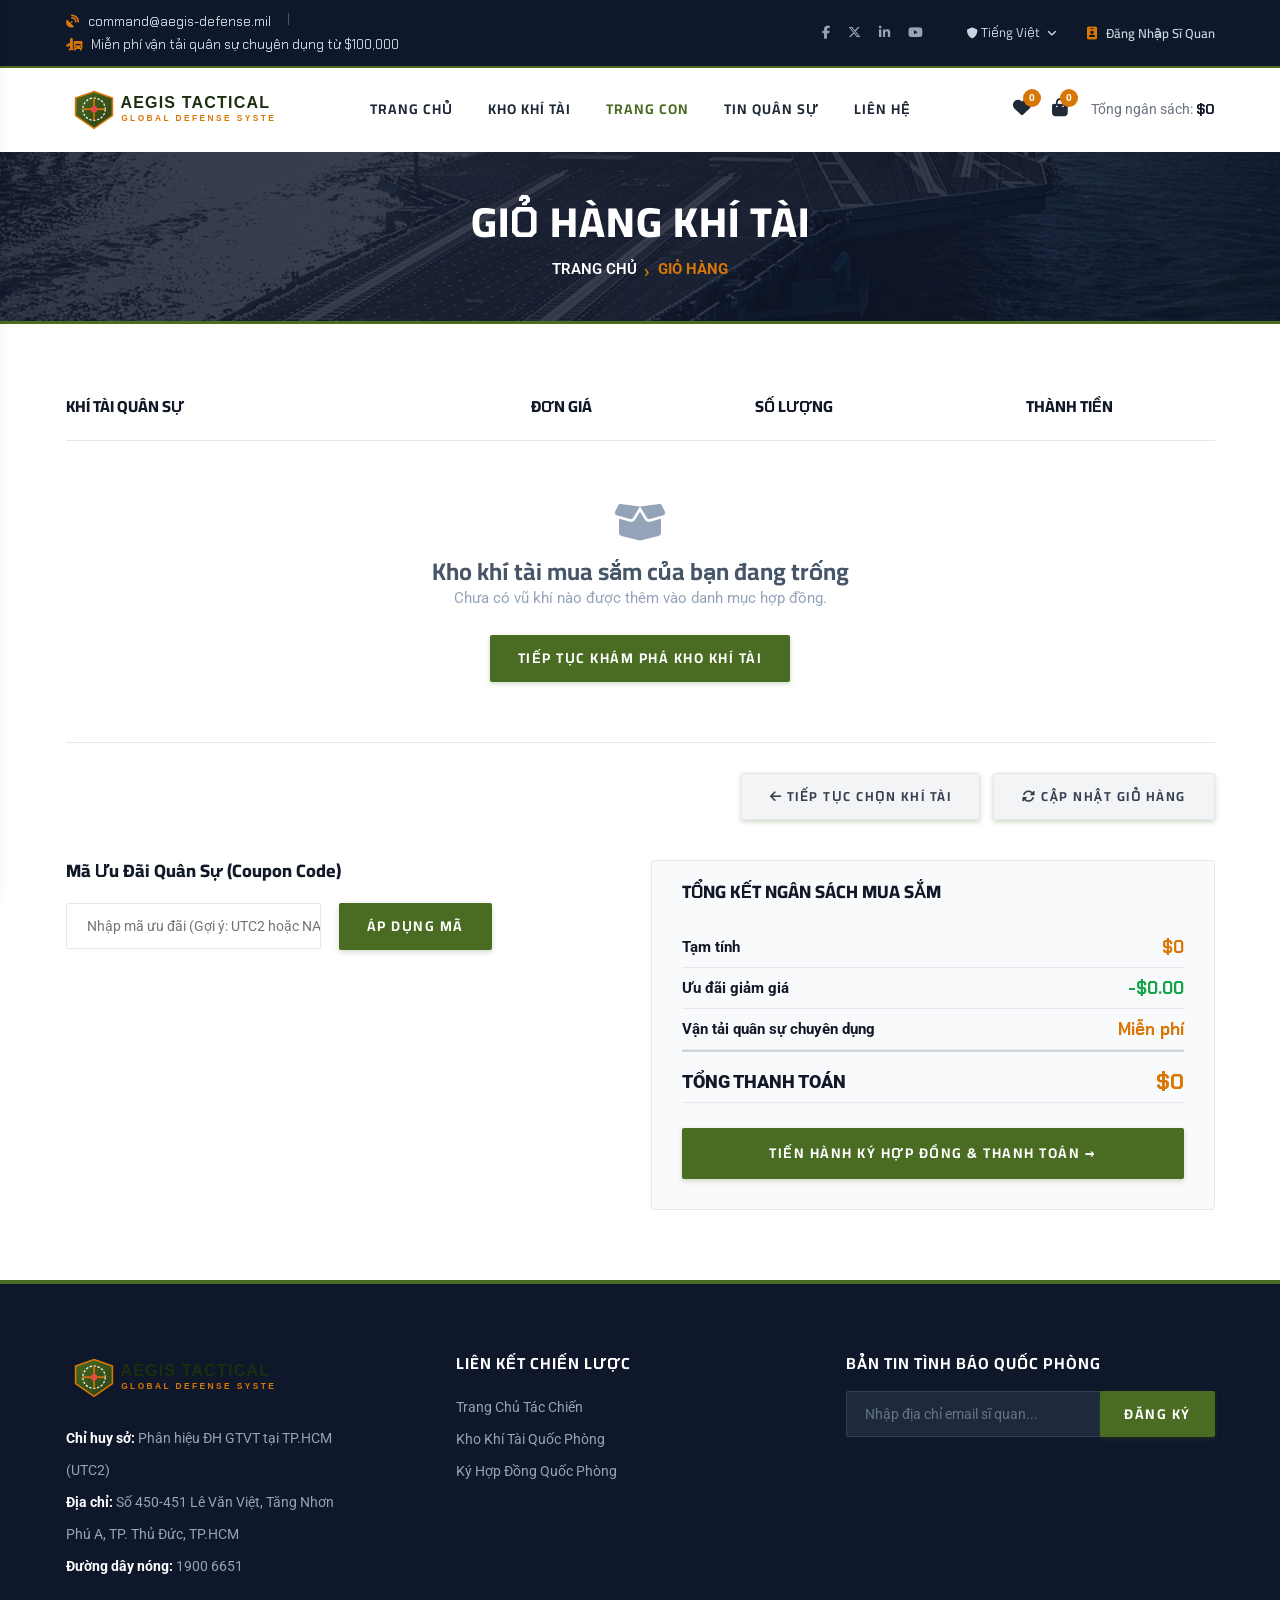
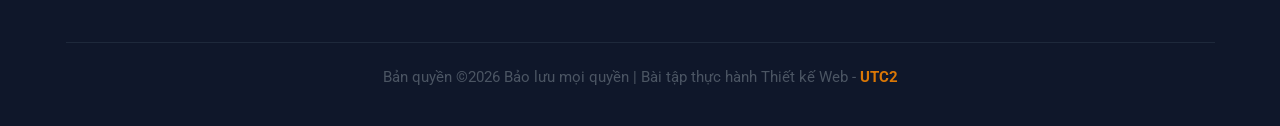
<file: shoping-cart.html>
<!DOCTYPE html>
<html lang="vi">

<head>
    <meta charset="UTF-8">
    <meta name="description" content="AEGIS Tactical & Defense Systems - Giỏ Hàng Khí Tài Quân Sự">
    <meta name="keywords" content="Aegis, giỏ hàng, hợp đồng quân sự, thanh toán">
    <meta name="viewport" content="width=device-width, initial-scale=1.0">
    <meta http-equiv="X-UA-Compatible" content="ie=edge">
    <title>Giỏ Hàng Khí Tài | AEGIS DEFENSE</title>

    <!-- Google Fonts -->
    <link href="https://fonts.googleapis.com/css2?family=Cairo:wght@200;300;400;600;700;800;900&family=Chakra+Petch:wght@400;500;600;700&family=Roboto:wght@300;400;500;700&display=swap" rel="stylesheet">

    <!-- CSS Stylesheets -->
    <link rel="stylesheet" href="https://cdn.jsdelivr.net/npm/bootstrap@5.3.3/dist/css/bootstrap.min.css" type="text/css">
    <link rel="stylesheet" href="https://cdnjs.cloudflare.com/ajax/libs/font-awesome/6.5.1/css/all.min.css" type="text/css">
    <link rel="stylesheet" href="Styles/style.css" type="text/css">
    <link rel="stylesheet" href="Styles/responsive.css" type="text/css">
</head>

<body>
    <!-- Page Preloder -->
    <div id="preloder">
        <div class="loader"></div>
        <div class="loader-text">AEGIS DEFENSE COMMAND INITIALIZING...</div>
    </div>

    <!-- Humberger Menu Begin -->
    <div class="humberger__menu__overlay"></div>
    <div class="humberger__menu__wrapper">
        <div class="humberger__menu__logo">
            <a href="index.html"><img src="Images/logo.svg" alt="Aegis Defense Logo"></a>
        </div>
        <div class="humberger__menu__cart">
            <ul>
                <li><a href="shop-grid.html"><i class="fa-solid fa-heart"></i> <span class="wishlist-count">0</span></a></li>
                <li><a href="shoping-cart.html"><i class="fa-solid fa-bag-shopping"></i> <span class="cart-count">0</span></a></li>
            </ul>
            <div class="header__cart__price">Tổng ngân sách: <span class="header-cart-total">$0.00</span></div>
        </div>
        <nav class="humberger__menu__nav mobile-menu">
            <ul>
                <li><a href="index.html">TRANG CHỦ</a></li>
                <li><a href="shop-grid.html">KHO KHÍ TÀI</a></li>
                <li class="active"><a href="#">TRANG CON</a>
                    <ul class="header__menu__dropdown">
                        <li><a href="shop-details.html?id=1">Chi Tiết Khí Tài</a></li>
                        <li><a href="shoping-cart.html">Giỏ Hàng Khí Tài</a></li>
                        <li><a href="checkout.html">Thủ Tục Thanh Toán</a></li>
                        <li><a href="blog-details.html?id=1">Chi Tiết Tin Quân Sự</a></li>
                    </ul>
                </li>
                <li><a href="blog.html">TIN QUÂN SỰ</a></li>
                <li><a href="contact.html">LIÊN HỆ</a></li>
            </ul>
        </nav>
        <div id="mobile-menu-wrap"></div>
    </div>
    <!-- Humberger Menu End -->

    <!-- Header Section Begin -->
    <header class="header">
        <div class="header__top">
            <div class="container">
                <div class="row align-items-center">
                    <div class="col-lg-6 col-md-6">
                        <div class="header__top__left">
                            <ul>
                                <li><i class="fa-solid fa-satellite-dish"></i> command@aegis-defense.mil</li>
                                <li><i class="fa-solid fa-truck-plane"></i> Miễn phí vận tải quân sự chuyên dụng từ $100,000</li>
                            </ul>
                        </div>
                    </div>
                    <div class="col-lg-6 col-md-6">
                        <div class="header__top__right">
                            <div class="header__top__right__social">
                                <a href="#"><i class="fa-brands fa-facebook-f"></i></a>
                                <a href="#"><i class="fa-brands fa-x-twitter"></i></a>
                                <a href="#"><i class="fa-brands fa-linkedin-in"></i></a>
                                <a href="#"><i class="fa-brands fa-youtube"></i></a>
                            </div>
                            <div class="header__top__right__language">
                                <span><i class="fa-solid fa-shield"></i> Tiếng Việt</span>
                                <i class="fa-solid fa-angle-down"></i>
                                <ul>
                                    <li><a href="#">Tiếng Việt (VN)</a></li>
                                    <li><a href="#">English (NATO)</a></li>
                                </ul>
                            </div>
                            <div class="header__top__right__auth">
                                <a href="checkout.html"><i class="fa-solid fa-id-badge"></i> Đăng Nhập Sĩ Quan</a>
                            </div>
                        </div>
                    </div>
                </div>
            </div>
        </div>
        <div class="container">
            <div class="row align-items-center">
                <div class="col-lg-3 col-md-3">
                    <div class="header__logo">
                        <a href="index.html"><img src="Images/logo.svg" alt="AEGIS Defense Logo"></a>
                    </div>
                </div>
                <div class="col-lg-6 col-md-6">
                    <nav class="header__menu">
                        <ul>
                            <li><a href="index.html">TRANG CHỦ</a></li>
                            <li><a href="shop-grid.html">KHO KHÍ TÀI</a></li>
                            <li class="active"><a href="#">TRANG CON</a>
                                <ul class="header__menu__dropdown">
                                    <li><a href="shop-details.html?id=1">Chi Tiết Khí Tài</a></li>
                                    <li><a href="shoping-cart.html">Giỏ Hàng Khí Tài</a></li>
                                    <li><a href="checkout.html">Ký Kết Thanh Toán</a></li>
                                    <li><a href="blog-details.html?id=1">Báo Cáo Tác Chiến</a></li>
                                </ul>
                            </li>
                            <li><a href="blog.html">TIN QUÂN SỰ</a></li>
                            <li><a href="contact.html">LIÊN HỆ</a></li>
                        </ul>
                    </nav>
                </div>
                <div class="col-lg-3 col-md-3">
                    <div class="header__cart">
                        <ul>
                            <li><a href="shop-grid.html"><i class="fa-solid fa-heart"></i> <span class="wishlist-count">0</span></a></li>
                            <li><a href="shoping-cart.html"><i class="fa-solid fa-bag-shopping"></i> <span class="cart-count">0</span></a></li>
                        </ul>
                        <div class="header__cart__price">Tổng ngân sách: <span class="header-cart-total">$0.00</span></div>
                    </div>
                </div>
            </div>
            <div class="humberger__open">
                <i class="fa-solid fa-bars"></i>
            </div>
        </div>
    </header>
    <!-- Header Section End -->

    <!-- Breadcrumb Section Begin -->
    <section class="breadcrumb-section set-bg" data-setbg="Images/hero-banner.jpg">
        <div class="container">
            <div class="row">
                <div class="col-lg-12 text-center">
                    <div class="breadcrumb__text">
                        <h2>GIỎ HÀNG KHÍ TÀI</h2>
                        <div class="breadcrumb__option">
                            <a href="index.html">TRANG CHỦ</a>
                            <span>GIỎ HÀNG</span>
                        </div>
                    </div>
                </div>
            </div>
        </div>
    </section>
    <!-- Breadcrumb Section End -->

    <!-- Shoping Cart Section Begin -->
    <section class="shoping-cart spad">
        <div class="container">
            <div class="row">
                <div class="col-lg-12">
                    <div class="shoping__cart__table">
                        <table>
                            <thead>
                                <tr>
                                    <th class="shoping__product">Khí Tài Quân Sự</th>
                                    <th>Đơn Giá</th>
                                    <th>Số Lượng</th>
                                    <th>Thành Tiền</th>
                                    <th></th>
                                </tr>
                            </thead>
                            <tbody id="cart-table-body">
                                <!-- Populated dynamically from CartEngine -->
                            </tbody>
                        </table>
                    </div>
                </div>
            </div>
            <div class="row">
                <div class="col-lg-12">
                    <div class="shoping__cart__btns">
                        <a href="shop-grid.html" class="primary-btn cart-btn"><i class="fa-solid fa-arrow-left"></i> TIẾP TỤC CHỌN KHÍ TÀI</a>
                        <a href="javascript:void(0)" class="primary-btn cart-btn cart-btn-right" id="update-cart-btn"><i class="fa-solid fa-rotate"></i> CẬP NHẬT GIỎ HÀNG</a>
                    </div>
                </div>
                <div class="col-lg-6">
                    <div class="shoping__discount">
                        <h5>Mã Ưu Đãi Quân Sự (Coupon Code)</h5>
                        <form id="coupon-form" onsubmit="event.preventDefault(); applyCouponHandler();">
                            <input type="text" id="coupon-code-input" placeholder="Nhập mã ưu đãi (Gợi ý: UTC2 hoặc NATO2026)">
                            <button type="submit" class="site-btn">ÁP DỤNG MÃ</button>
                        </form>
                        <div id="coupon-status-box" style="margin-top: 10px; font-size: 13px;"></div>
                    </div>
                </div>
                <div class="col-lg-6">
                    <div class="shoping__checkout">
                        <h5>TỔNG KẾT NGÂN SÁCH MUA SẮM</h5>
                        <ul>
                            <li>Tạm tính <span id="cart-subtotal">$0.00</span></li>
                            <li>Ưu đãi giảm giá <span id="cart-discount" style="color: #16a34a;">-$0.00</span></li>
                            <li>Vận tải quân sự chuyên dụng <span id="cart-shipping">Miễn phí</span></li>
                            <li style="font-size: 18px; border-top: 2px solid #cbd5e1; padding-top: 10px;">
                                <b>TỔNG THANH TOÁN</b> <span id="cart-grandtotal" style="color: #d97706; font-size: 22px;">$0.00</span>
                            </li>
                        </ul>
                        <a href="checkout.html" class="primary-btn" id="proceed-checkout-btn">TIẾN HÀNH KÝ HỢP ĐỒNG & THANH TOÁN →</a>
                    </div>
                </div>
            </div>
        </div>
    </section>
    <!-- Shoping Cart Section End -->

    <!-- Footer Section Begin -->
    <footer class="footer spad">
        <div class="container">
            <div class="row">
                <div class="col-lg-3 col-md-6 col-sm-6">
                    <div class="footer__about">
                        <div class="footer__about__logo">
                            <a href="index.html"><img src="Images/logo.svg" alt="AEGIS Defense Logo"></a>
                        </div>
                        <ul>
                            <li><b>Chỉ huy sở:</b> Phân hiệu ĐH GTVT tại TP.HCM (UTC2)</li>
                            <li><b>Địa chỉ:</b> Số 450-451 Lê Văn Việt, Tăng Nhơn Phú A, TP. Thủ Đức, TP.HCM</li>
                            <li><b>Đường dây nóng:</b> 1900 6651</li>
                        </ul>
                    </div>
                </div>
                <div class="col-lg-4 col-md-6 col-sm-6 offset-lg-1">
                    <div class="footer__widget">
                        <h6>Liên Kết Chiến Lược</h6>
                        <ul>
                            <li><a href="index.html">Trang Chủ Tác Chiến</a></li>
                            <li><a href="shop-grid.html">Kho Khí Tài Quốc Phòng</a></li>
                            <li><a href="checkout.html">Ký Hợp Đồng Quốc Phòng</a></li>
                        </ul>
                    </div>
                </div>
                <div class="col-lg-4 col-md-12">
                    <div class="footer__widget">
                        <h6>Bản Tin Tình Báo Quốc Phòng</h6>
                        <form action="javascript:void(0)" onsubmit="CartEngine.showToast('Đã đăng ký nhận bản tin quân sự thành công!', 'success')">
                            <input type="email" placeholder="Nhập địa chỉ email sĩ quan..." required>
                            <button type="submit" class="site-btn">ĐĂNG KÝ</button>
                        </form>
                    </div>
                </div>
            </div>
            <div class="row">
                <div class="col-lg-12">
                    <div class="footer__copyright">
                        <div class="footer__copyright__text">
                            <p>Bản quyền &copy;<script>document.write(new Date().getFullYear());</script> Bảo lưu mọi quyền | Bài tập thực hành Thiết kế Web - <a href="https://utc2.edu.vn" target="_blank">UTC2</a></p>
                        </div>
                    </div>
                </div>
            </div>
        </div>
    </footer>
    <!-- Footer Section End -->

    <!-- Scripts Section -->
    <script src="Scripts/products-data.js"></script>
    <script src="Scripts/cart-engine.js"></script>
    <script src="Scripts/main.js"></script>

    <!-- Page Specific Script for shoping-cart.html -->
    <script>
        function renderCartTable() {
            const tbody = document.getElementById('cart-table-body');
            const cartItems = CartEngine.getCart();

            if (!tbody) return;

            if (cartItems.length === 0) {
                tbody.innerHTML = `
                    <tr>
                        <td colspan="5" style="padding: 60px 0; text-align: center;">
                            <i class="fa-solid fa-box-open fa-3x" style="color: #94a3b8; margin-bottom: 15px;"></i>
                            <h4 style="color: #475569;">Kho khí tài mua sắm của bạn đang trống</h4>
                            <p style="color: #94a3b8;">Chưa có vũ khí nào được thêm vào danh mục hợp đồng.</p>
                            <a href="shop-grid.html" class="primary-btn" style="margin-top: 10px;">TIẾP TỤC KHÁM PHÁ KHO KHÍ TÀI</a>
                        </td>
                    </tr>
                `;
                updateSummaryDisplay();
                return;
            }

            tbody.innerHTML = cartItems.map(item => {
                const product = getProductById(item.id);
                if (!product) return '';
                const totalItemPrice = product.price * item.quantity;

                return `
                    <tr data-id="${product.id}">
                        <td class="shoping__cart__item">
                            <img src="${product.image}" alt="${product.name}" onerror="this.src='${generateFallbackImage(product)}'">
                            <div>
                                <span class="badge bg-dark" style="font-size: 10px; margin-bottom: 4px;">${product.natoCode || 'NATO'}</span>
                                <h5><a href="shop-details.html?id=${product.id}">${product.name}</a></h5>
                            </div>
                        </td>
                        <td class="shoping__cart__price">
                            ${formatCurrency(product.price)}
                        </td>
                        <td class="shoping__cart__quantity">
                            <div class="quantity">
                                <div class="pro-qty">
                                    <span class="dec qtybtn" onclick="updateQtyClick(${product.id}, ${item.quantity - 1})">-</span>
                                    <input type="text" value="${item.quantity}" onchange="updateQtyInput(${product.id}, this.value)">
                                    <span class="inc qtybtn" onclick="updateQtyClick(${product.id}, ${item.quantity + 1})">+</span>
                                </div>
                            </div>
                        </td>
                        <td class="shoping__cart__total">
                            ${formatCurrency(totalItemPrice)}
                        </td>
                        <td class="shoping__cart__item__close">
                            <span onclick="CartEngine.removeFromCart(${product.id}); renderCartTable();" title="Rút bỏ khỏi đơn"><i class="fa-solid fa-xmark"></i></span>
                        </td>
                    </tr>
                `;
            }).join('');

            updateSummaryDisplay();
        }

        function updateQtyClick(id, newQty) {
            CartEngine.updateQuantity(id, newQty);
            renderCartTable();
        }

        function updateQtyInput(id, val) {
            const qty = parseInt(val, 10) || 1;
            CartEngine.updateQuantity(id, qty);
            renderCartTable();
        }

        function updateSummaryDisplay() {
            const totals = CartEngine.getCartTotals();
            document.getElementById('cart-subtotal').textContent = formatCurrency(totals.subtotal);
            
            const discountEl = document.getElementById('cart-discount');
            if (totals.discountAmount > 0) {
                discountEl.textContent = `-${formatCurrency(totals.discountAmount)} (${totals.discountPercent}%)`;
            } else {
                discountEl.textContent = '-$0.00';
            }

            const shipEl = document.getElementById('cart-shipping');
            shipEl.textContent = totals.shipping === 0 ? 'Miễn phí' : formatCurrency(totals.shipping);

            document.getElementById('cart-grandtotal').textContent = formatCurrency(totals.grandTotal);

            // Coupon status message
            const statusBox = document.getElementById('coupon-status-box');
            if (totals.couponCode) {
                statusBox.innerHTML = `<span style="color: #16a34a;"><i class="fa-solid fa-check"></i> Đang áp dụng mã <b>${totals.couponCode}</b> (-${totals.discountPercent}%)</span> <a href="javascript:void(0)" onclick="CartEngine.removeCoupon(); renderCartTable();" style="color: #dc2626; margin-left: 8px;">[Gỡ mã]</a>`;
            } else {
                statusBox.innerHTML = '';
            }
        }

        function applyCouponHandler() {
            const input = document.getElementById('coupon-code-input');
            const code = input.value.trim();
            const res = CartEngine.applyCoupon(code);
            if (res.success) {
                input.value = '';
                renderCartTable();
            }
        }

        document.addEventListener('DOMContentLoaded', () => {
            renderCartTable();
            const updateBtn = document.getElementById('update-cart-btn');
            if (updateBtn) {
                updateBtn.onclick = () => {
                    renderCartTable();
                    CartEngine.showToast('Giỏ hàng đã được đồng bộ hóa!', 'info');
                };
            }
        });
    </script>
</body>

</html>
</file>
<file: Styles/style.css>
/*  ---------------------------------------------------
    Template Name: AEGIS TACTICAL & DEFENSE SYSTEMS
    Theme: Modern Tactical Military & Defense E-commerce
    Faithful 100% Replication of Ogani (WebDesign_UTC2)
    Typography: Cairo, Chakra Petch & Roboto (Unicode UTF-8)
    Palette: Tactical Olive (#4a6b22) & Military Amber (#d97706)
---------------------------------------------------------  */

@import url('https://fonts.googleapis.com/css2?family=Cairo:wght@200;300;400;600;700;800;900&family=Chakra+Petch:wght@400;500;600;700&family=Roboto:wght@300;400;500;700&display=swap');

:root {
    --primary-color: #4a6b22;
    --primary-hover: #375218;
    --primary-light: #f0f4ea;
    --accent-color: #d97706;
    --accent-hover: #b45309;
    --accent-light: #fef3c7;
    --dark-color: #111827;
    --dark-slate: #1e293b;
    --text-color: #4b5563;
    --light-bg: #f9fafb;
    --border-color: #e5e7eb;
    --font-heading: 'Cairo', 'Chakra Petch', sans-serif;
    --font-body: 'Roboto', 'Cairo', sans-serif;
    --font-mono: 'Chakra Petch', monospace;
    --shadow-sm: 0 1px 3px rgba(0, 0, 0, 0.08);
    --shadow-md: 0 4px 6px -1px rgba(0, 0, 0, 0.1), 0 2px 4px -1px rgba(0, 0, 0, 0.06);
    --shadow-lg: 0 10px 15px -3px rgba(0, 0, 0, 0.12), 0 4px 6px -2px rgba(0, 0, 0, 0.05);
    --transition-fast: all 0.25s ease-in-out;
}

/*----------------------------------------*/
/* 1. Reset & Global Setup
/*----------------------------------------*/
* {
    margin: 0;
    padding: 0;
    box-sizing: border-box;
}

html, body {
    height: 100%;
    font-family: var(--font-body);
    -webkit-font-smoothing: antialiased;
    font-size: 14px;
    color: var(--text-color);
    background-color: #ffffff;
    line-height: 1.6;
}

body.over_hid {
    overflow: hidden;
}

h1, h2, h3, h4, h5, h6 {
    margin: 0;
    color: var(--dark-color);
    font-weight: 700;
    font-family: var(--font-heading);
}

h1 { font-size: 48px; }
h2 { font-size: 36px; }
h3 { font-size: 30px; }
h4 { font-size: 24px; }
h5 { font-size: 18px; }
h6 { font-size: 16px; }

p {
    font-size: 15px;
    font-family: var(--font-body);
    color: var(--text-color);
    font-weight: 400;
    line-height: 24px;
    margin: 0 0 15px 0;
}

img {
    max-width: 100%;
    height: auto;
    vertical-align: middle;
}

input:focus,
select:focus,
button:focus,
textarea:focus {
    outline: none;
    box-shadow: none;
}

a:hover,
a:focus {
    text-decoration: none;
    outline: none;
    color: var(--primary-color);
}

a {
    color: inherit;
    text-decoration: none;
    transition: var(--transition-fast);
}

ul, ol {
    padding: 0;
    margin: 0;
    list-style: none;
}

/* Base Buttons */
.primary-btn, .site-btn {
    display: inline-block;
    font-size: 14px;
    padding: 12px 28px;
    color: #ffffff;
    text-transform: uppercase;
    font-weight: 700;
    background: var(--primary-color);
    letter-spacing: 1.5px;
    border: none;
    border-radius: 2px;
    cursor: pointer;
    font-family: var(--font-heading);
    transition: var(--transition-fast);
    box-shadow: 0 2px 5px rgba(74, 107, 34, 0.25);
    text-align: center;
}

.primary-btn:hover, .site-btn:hover {
    background: var(--primary-hover);
    color: #ffffff;
    box-shadow: 0 4px 10px rgba(74, 107, 34, 0.35);
}

.site-btn-accent {
    background: var(--accent-color);
    color: #ffffff;
}

.site-btn-accent:hover {
    background: var(--accent-hover);
    color: #ffffff;
}

/* Section Title */
.section-title {
    margin-bottom: 45px;
    text-align: center;
}

.section-title h2 {
    color: var(--dark-color);
    font-weight: 800;
    position: relative;
    display: inline-block;
    letter-spacing: 0.5px;
    text-transform: uppercase;
}

.section-title h2:after {
    position: absolute;
    left: 0;
    bottom: -15px;
    right: 0;
    height: 4px;
    width: 80px;
    background: var(--primary-color);
    content: "";
    margin: 0 auto;
    border-radius: 2px;
}

.section-title.from-blog__title h2:after {
    background: var(--accent-color);
}

.spad {
    padding-top: 75px;
    padding-bottom: 75px;
}

/*----------------------------------------*/
/* 2. Preloader
/*----------------------------------------*/
#preloder {
    position: fixed;
    width: 100%;
    height: 100%;
    top: 0;
    left: 0;
    z-index: 999999;
    background: #0f172a;
    display: flex;
    align-items: center;
    justify-content: center;
    flex-direction: column;
}

.loader {
    width: 50px;
    height: 50px;
    border: 3px solid rgba(217, 119, 6, 0.2);
    border-top: 3px solid var(--accent-color);
    border-radius: 50%;
    animation: loader-spin 0.8s linear infinite;
    position: relative;
}

.loader:after {
    content: "";
    position: absolute;
    top: 6px;
    left: 6px;
    right: 6px;
    bottom: 6px;
    border: 2px solid transparent;
    border-top: 2px solid var(--primary-color);
    border-radius: 50%;
    animation: loader-spin-rev 0.6s linear infinite;
}

@keyframes loader-spin {
    0% { transform: rotate(0deg); }
    100% { transform: rotate(360deg); }
}

@keyframes loader-spin-rev {
    0% { transform: rotate(360deg); }
    100% { transform: rotate(0deg); }
}

#preloder .loader-text {
    margin-top: 18px;
    font-family: var(--font-mono);
    color: #e2e8f0;
    font-size: 13px;
    letter-spacing: 3px;
    text-transform: uppercase;
    font-weight: 700;
}

/*----------------------------------------*/
/* 3. Humberger Mobile Off-Canvas Menu
/*----------------------------------------*/
.humberger__menu__overlay {
    position: fixed;
    left: 0;
    top: 0;
    height: 100%;
    width: 100%;
    background: rgba(0, 0, 0, 0.75);
    content: "";
    z-index: 998;
    visibility: hidden;
    transition: all 0.3s ease;
    opacity: 0;
}

.humberger__menu__overlay.active {
    visibility: visible;
    opacity: 1;
}

.humberger__menu__wrapper {
    width: 320px;
    background: #ffffff;
    position: fixed;
    left: -330px;
    top: 0;
    height: 100%;
    overflow-y: auto;
    z-index: 999;
    padding: 30px;
    transition: all 0.4s ease;
    box-shadow: 2px 0 15px rgba(0, 0, 0, 0.2);
}

.humberger__menu__wrapper.show__humberger__menu__wrapper {
    left: 0;
}

.humberger__menu__logo {
    margin-bottom: 25px;
    text-align: center;
    border-bottom: 1px solid var(--border-color);
    padding-bottom: 15px;
}

.humberger__menu__logo img {
    max-height: 50px;
}

.humberger__menu__cart {
    margin-bottom: 25px;
    padding-bottom: 20px;
    border-bottom: 1px solid var(--border-color);
}

.humberger__menu__cart ul {
    display: flex;
    align-items: center;
    margin-bottom: 10px;
}

.humberger__menu__cart ul li {
    margin-right: 20px;
    position: relative;
}

.humberger__menu__cart ul li a i {
    font-size: 18px;
    color: var(--dark-color);
}

.humberger__menu__cart ul li a span {
    height: 18px;
    width: 18px;
    background: var(--accent-color);
    font-size: 10px;
    color: #ffffff;
    line-height: 18px;
    text-align: center;
    font-weight: 700;
    display: inline-block;
    border-radius: 50%;
    position: absolute;
    top: -8px;
    right: -10px;
}

.humberger__menu__cart .header__cart__price {
    font-size: 13px;
    color: #6b7280;
}

.humberger__menu__cart .header__cart__price span {
    color: var(--dark-color);
    font-weight: 700;
}

.humberger__menu__nav {
    margin-bottom: 25px;
}

.humberger__menu__nav ul li {
    border-bottom: 1px solid #f3f4f6;
}

.humberger__menu__nav ul li a {
    font-size: 14px;
    color: var(--dark-color);
    text-transform: uppercase;
    font-weight: 700;
    padding: 12px 0;
    display: block;
}

.humberger__menu__nav ul li a:hover,
.humberger__menu__nav ul li.active a {
    color: var(--primary-color);
}

.humberger__menu__nav .dropdown-menu {
    border: none;
    padding-left: 15px;
}

.humberger__menu__contact ul li {
    font-size: 12px;
    color: #6b7280;
    margin-bottom: 10px;
}

.humberger__menu__contact ul li i {
    color: var(--primary-color);
    margin-right: 8px;
}

.humberger__open {
    display: none;
    font-size: 22px;
    color: var(--dark-color);
    height: 40px;
    width: 40px;
    line-height: 40px;
    text-align: center;
    border: 1px solid #d1d5db;
    cursor: pointer;
    border-radius: 4px;
    float: right;
    margin-top: 15px;
}

/*----------------------------------------*/
/* 4. Header Section (.header)
/*----------------------------------------*/
.header__top {
    background: #0f172a;
    padding: 10px 0;
    border-bottom: 2px solid var(--primary-color);
}

.header__top__left ul li {
    font-size: 13px;
    color: #cbd5e1;
    display: inline-block;
    margin-right: 35px;
    position: relative;
    font-family: var(--font-mono);
}

.header__top__left ul li:after {
    position: absolute;
    right: -18px;
    top: 1px;
    height: 12px;
    width: 1px;
    background: #475569;
    content: "";
}

.header__top__left ul li:last-child:after {
    display: none;
}

.header__top__left ul li i {
    color: var(--accent-color);
    margin-right: 6px;
}

.header__top__right {
    text-align: right;
    display: flex;
    justify-content: flex-end;
    align-items: center;
}

.header__top__right__social {
    display: inline-block;
    margin-right: 25px;
}

.header__top__right__social a {
    font-size: 13px;
    color: #94a3b8;
    display: inline-block;
    margin-right: 15px;
    transition: var(--transition-fast);
}

.header__top__right__social a:hover {
    color: var(--accent-color);
}

.header__top__right__language {
    position: relative;
    display: inline-block;
    margin-right: 30px;
    cursor: pointer;
    font-size: 13px;
    color: #cbd5e1;
}

.header__top__right__language img {
    margin-right: 6px;
    width: 18px;
    height: 12px;
}

.header__top__right__language span {
    font-family: var(--font-heading);
}

.header__top__right__language i {
    font-size: 11px;
    margin-left: 4px;
}

.header__top__right__language:hover ul {
    top: 25px;
    opacity: 1;
    visibility: visible;
}

.header__top__right__language ul {
    background: #1e293b;
    width: 120px;
    text-align: left;
    padding: 6px 0;
    position: absolute;
    left: 0;
    top: 35px;
    opacity: 0;
    visibility: hidden;
    transition: all 0.3s;
    z-index: 99;
    box-shadow: 0 4px 10px rgba(0, 0, 0, 0.3);
}

.header__top__right__language ul li a {
    font-size: 12px;
    color: #ffffff;
    padding: 6px 15px;
    display: block;
}

.header__top__right__language ul li a:hover {
    background: var(--primary-color);
    color: #ffffff;
}

.header__top__right__auth a {
    font-size: 13px;
    color: #cbd5e1;
    display: inline-block;
    font-family: var(--font-heading);
    font-weight: 600;
}

.header__top__right__auth a i {
    margin-right: 6px;
    color: var(--accent-color);
}

.header__top__right__auth a:hover {
    color: var(--accent-color);
}

/* Header Main */
.header {
    background: #ffffff;
    box-shadow: 0 2px 8px rgba(0, 0, 0, 0.05);
}

.header__logo {
    padding: 18px 0;
}

.header__logo a {
    display: inline-block;
}

.header__logo img {
    max-height: 48px;
}

.header__menu {
    padding: 24px 0;
    text-align: center;
}

.header__menu ul li {
    list-style: none;
    display: inline-block;
    margin-right: 32px;
    position: relative;
}

.header__menu ul li:last-child {
    margin-right: 0;
}

.header__menu ul li a {
    font-size: 14px;
    color: #1f2937;
    text-transform: uppercase;
    font-weight: 700;
    letter-spacing: 1px;
    padding: 5px 0;
    display: block;
    font-family: var(--font-heading);
}

.header__menu ul li:hover > a,
.header__menu ul li.active > a {
    color: var(--primary-color);
}

.header__menu ul li .header__menu__dropdown {
    background: #111827;
    position: absolute;
    left: 0;
    top: 50px;
    width: 230px;
    z-index: 99;
    padding: 8px 0;
    transition: all 0.3s;
    opacity: 0;
    visibility: hidden;
    text-align: left;
    box-shadow: 0 5px 15px rgba(0, 0, 0, 0.25);
    border-top: 3px solid var(--accent-color);
}

.header__menu ul li:hover .header__menu__dropdown {
    top: 32px;
    opacity: 1;
    visibility: visible;
}

.header__menu ul li .header__menu__dropdown li {
    display: block;
    margin-right: 0;
}

.header__menu ul li .header__menu__dropdown li a {
    text-transform: capitalize;
    color: #e5e7eb;
    font-weight: 500;
    padding: 9px 18px;
    font-size: 13px;
    letter-spacing: 0.5px;
}

.header__menu ul li .header__menu__dropdown li a:hover {
    color: #ffffff;
    background: var(--primary-color);
    padding-left: 22px;
}

.header__cart {
    text-align: right;
    padding: 24px 0;
}

.header__cart ul {
    display: inline-block;
    margin-right: 20px;
}

.header__cart ul li {
    list-style: none;
    display: inline-block;
    margin-right: 18px;
    position: relative;
}

.header__cart ul li:last-child {
    margin-right: 0;
}

.header__cart ul li a i {
    font-size: 18px;
    color: #1f2937;
}

.header__cart ul li a span {
    height: 18px;
    width: 18px;
    background: var(--accent-color);
    font-size: 10px;
    color: #ffffff;
    line-height: 18px;
    text-align: center;
    font-weight: 700;
    display: inline-block;
    border-radius: 50%;
    position: absolute;
    top: -9px;
    right: -10px;
}

.header__cart .header__cart__price {
    font-size: 14px;
    color: #6b7280;
    display: inline-block;
}

.header__cart .header__cart__price span {
    color: var(--dark-color);
    font-weight: 800;
    font-family: var(--font-mono);
}

/*----------------------------------------*/
/* 5. Hero Section (.hero)
/*----------------------------------------*/
.hero {
    padding-bottom: 50px;
}

.hero.hero-normal {
    padding-bottom: 30px;
}

.hero__categories {
    position: relative;
}

.hero__categories__all {
    background: var(--primary-color);
    position: relative;
    padding: 12px 25px 12px 35px;
    cursor: pointer;
    border-radius: 2px 2px 0 0;
}

.hero__categories__all i {
    font-size: 16px;
    color: #ffffff;
    margin-right: 12px;
}

.hero__categories__all span {
    font-size: 15px;
    font-weight: 800;
    color: #ffffff;
    text-transform: uppercase;
    letter-spacing: 0.5px;
    font-family: var(--font-heading);
}

.hero__categories__all .arrow_down {
    position: absolute;
    right: 20px;
    top: 15px;
    color: #ffffff;
    font-size: 14px;
}

.hero__categories ul {
    border: 1px solid var(--border-color);
    border-top: none;
    padding-left: 30px;
    padding-top: 10px;
    padding-bottom: 12px;
    background: #ffffff;
    transition: all 0.3s;
}

.hero-normal .hero__categories ul {
    display: none;
    position: absolute;
    left: 0;
    top: 48px;
    width: 100%;
    z-index: 99;
    box-shadow: 0 8px 15px rgba(0, 0, 0, 0.1);
}

.hero-normal .hero__categories ul.active {
    display: block;
}

.hero__categories ul li {
    list-style: none;
}

.hero__categories ul li a {
    font-size: 14px;
    color: #374151;
    line-height: 38px;
    display: block;
    font-weight: 500;
}

.hero__categories ul li a i {
    width: 22px;
    color: var(--primary-color);
    font-size: 13px;
}

.hero__categories ul li a:hover {
    color: var(--primary-color);
    padding-left: 5px;
}

/* Search Bar */
.hero__search {
    overflow: hidden;
    margin-bottom: 30px;
}

.hero__search__form {
    width: 610px;
    height: 50px;
    border: 1px solid var(--border-color);
    float: left;
    padding-left: 15px;
    position: relative;
    background: #ffffff;
    border-radius: 2px;
}

.hero__search__form form {
    display: flex;
    align-items: center;
    height: 100%;
}

.hero__search__categories {
    width: 32%;
    float: left;
    font-size: 14px;
    color: var(--dark-color);
    font-weight: 700;
    padding-left: 10px;
    padding-top: 2px;
    position: relative;
    cursor: pointer;
    font-family: var(--font-heading);
}

.hero__search__categories select {
    border: none;
    background: transparent;
    font-weight: 700;
    color: var(--dark-color);
    width: 100%;
    cursor: pointer;
}

.hero__search__categories:after {
    position: absolute;
    right: 0;
    top: 4px;
    height: 20px;
    width: 1px;
    background: #d1d5db;
    content: "";
}

.hero__search__form input {
    width: 68%;
    border: none;
    height: 48px;
    font-size: 14px;
    color: #4b5563;
    padding-left: 20px;
}

.hero__search__form input::placeholder {
    color: #9ca3af;
}

.hero__search__form button {
    position: absolute;
    right: 0;
    top: -1px;
    height: 50px;
}

/* Autocomplete suggestion box */
.hero__search__suggestions {
    position: absolute;
    left: 0;
    top: 50px;
    width: 100%;
    background: #ffffff;
    border: 1px solid var(--border-color);
    border-top: none;
    box-shadow: 0 10px 20px rgba(0, 0, 0, 0.12);
    z-index: 999;
    display: none;
    max-height: 380px;
    overflow-y: auto;
}

.hero__search__suggestions.show {
    display: block;
}

.hero__search__suggestions .suggestion-item {
    display: flex;
    align-items: center;
    padding: 10px 15px;
    border-bottom: 1px solid #f3f4f6;
    transition: var(--transition-fast);
}

.hero__search__suggestions .suggestion-item:hover {
    background: #f8fafc;
}

.hero__search__suggestions .suggestion-item img {
    width: 48px;
    height: 32px;
    object-fit: cover;
    margin-right: 12px;
    border: 1px solid #e2e8f0;
}

.hero__search__suggestions .suggestion-item .s-info {
    display: flex;
    flex-direction: column;
}

.hero__search__suggestions .suggestion-item .s-name {
    font-size: 13px;
    font-weight: 700;
    color: var(--dark-color);
}

.hero__search__suggestions .suggestion-item .s-code {
    font-size: 11px;
    color: #64748b;
}

.hero__search__suggestions .suggestion-item.no-match {
    padding: 15px;
    color: #94a3b8;
    font-size: 13px;
}

/* Phone Block */
.hero__search__phone {
    float: right;
    display: flex;
    align-items: center;
    padding-top: 4px;
}

.hero__search__phone__icon {
    font-size: 18px;
    color: #ffffff;
    height: 48px;
    width: 48px;
    background: var(--primary-color);
    line-height: 48px;
    text-align: center;
    border-radius: 50%;
    margin-right: 15px;
    box-shadow: 0 2px 6px rgba(74, 107, 34, 0.3);
}

.hero__search__phone__text h5 {
    color: var(--dark-color);
    font-weight: 800;
    margin-bottom: 2px;
    font-family: var(--font-mono);
}

.hero__search__phone__text span {
    font-size: 12px;
    color: #6b7280;
    text-transform: uppercase;
    font-weight: 600;
}

/* Hero Banner Item */
.hero__item {
    height: 430px;
    background-size: cover;
    background-position: center center;
    padding-left: 75px;
    padding-top: 65px;
    position: relative;
    border-radius: 2px;
    overflow: hidden;
    background-color: #0f172a;
}

.hero__item:before {
    content: "";
    position: absolute;
    left: 0;
    top: 0;
    width: 100%;
    height: 100%;
    background: linear-gradient(90deg, rgba(15, 23, 42, 0.95) 0%, rgba(15, 23, 42, 0.75) 55%, rgba(15, 23, 42, 0.3) 100%);
    z-index: 1;
}

.hero__text {
    position: relative;
    z-index: 2;
    max-width: 580px;
}

.hero__text span {
    font-size: 14px;
    text-transform: uppercase;
    font-weight: 800;
    letter-spacing: 4px;
    color: var(--accent-color);
    font-family: var(--font-mono);
}

.hero__text h2 {
    font-size: 38px;
    text-transform: uppercase;
    font-weight: 800;
    line-height: 48px;
    color: #ffffff;
    margin: 12px 0 14px 0;
}

.hero__text p {
    font-size: 15px;
    color: #cbd5e1;
    margin-bottom: 25px;
    font-weight: 400;
}

.hero__text .hero-btn-group {
    display: flex;
    gap: 15px;
}

/*----------------------------------------*/
/* 6. Categories Slider (.categories)
/*----------------------------------------*/
.categories {
    position: relative;
    padding-bottom: 30px;
}

.categories__slider-wrapper {
    position: relative;
}

.categories__slider {
    display: flex;
    overflow-x: auto;
    scroll-behavior: smooth;
    gap: 20px;
    scrollbar-width: none;
    -ms-overflow-style: none;
    padding-bottom: 10px;
}

.categories__slider::-webkit-scrollbar {
    display: none;
}

.categories__item {
    height: 270px;
    min-width: calc(25% - 15px);
    position: relative;
    background-size: cover;
    background-position: center;
    border-radius: 3px;
    overflow: hidden;
    flex-shrink: 0;
    box-shadow: var(--shadow-sm);
    transition: var(--transition-fast);
}

.categories__item:hover {
    transform: translateY(-4px);
    box-shadow: var(--shadow-lg);
}

.categories__item:before {
    content: "";
    position: absolute;
    left: 0;
    top: 0;
    width: 100%;
    height: 100%;
    background: linear-gradient(180deg, transparent 40%, rgba(15, 23, 42, 0.85) 100%);
    z-index: 1;
}

.categories__item h5 {
    position: absolute;
    left: 0;
    width: 100%;
    padding: 0 15px;
    bottom: 20px;
    text-align: center;
    z-index: 2;
}

.categories__item h5 a {
    font-size: 15px;
    color: #111827;
    font-weight: 800;
    text-transform: uppercase;
    letter-spacing: 1px;
    padding: 10px 18px;
    background: #ffffff;
    display: inline-block;
    border-radius: 2px;
    box-shadow: 0 2px 5px rgba(0, 0, 0, 0.15);
    font-family: var(--font-heading);
}

.categories__item h5 a:hover {
    background: var(--primary-color);
    color: #ffffff;
}

.slider-nav-btn {
    position: absolute;
    top: 50%;
    transform: translateY(-50%);
    width: 40px;
    height: 40px;
    background: #ffffff;
    border: 1px solid var(--border-color);
    border-radius: 50%;
    display: flex;
    align-items: center;
    justify-content: center;
    cursor: pointer;
    z-index: 10;
    box-shadow: 0 2px 6px rgba(0, 0, 0, 0.15);
    transition: var(--transition-fast);
}

.slider-nav-btn:hover {
    background: var(--primary-color);
    color: #ffffff;
}

.categories__slider__prev { left: -20px; }
.categories__slider__next { right: -20px; }

/*----------------------------------------*/
/* 7. Featured Section (.featured)
/*----------------------------------------*/
.featured {
    padding-top: 60px;
    padding-bottom: 50px;
}

.featured__controls {
    text-align: center;
    margin-bottom: 40px;
}

.featured__controls ul li {
    list-style: none;
    font-size: 15px;
    color: #374151;
    display: inline-block;
    margin-right: 25px;
    position: relative;
    cursor: pointer;
    font-weight: 700;
    font-family: var(--font-heading);
    padding-bottom: 4px;
    transition: var(--transition-fast);
}

.featured__controls ul li:last-child {
    margin-right: 0;
}

.featured__controls ul li.active {
    color: var(--primary-color);
}

.featured__controls ul li.active:after {
    position: absolute;
    left: 0;
    bottom: -2px;
    width: 100%;
    height: 2px;
    background: var(--primary-color);
    content: "";
}

.featured__item {
    margin-bottom: 45px;
    transition: all 0.3s ease;
}

.featured__item__pic {
    height: 270px;
    position: relative;
    overflow: hidden;
    background-position: center center;
    background-size: cover;
    background-color: #0f172a;
    border-radius: 3px;
    border: 1px solid #e2e8f0;
}

/* 3 Icons Hovering effect of Ogani */
.featured__item__pic__hover {
    position: absolute;
    left: 0;
    bottom: -50px;
    width: 100%;
    text-align: center;
    transition: all 0.4s ease;
    z-index: 5;
}

.featured__item__pic__hover li {
    list-style: none;
    display: inline-block;
    margin-right: 8px;
}

.featured__item__pic__hover li:last-child {
    margin-right: 0;
}

.featured__item__pic__hover li a {
    font-size: 15px;
    color: #111827;
    height: 40px;
    width: 40px;
    line-height: 40px;
    text-align: center;
    border: 1px solid #e5e7eb;
    background: #ffffff;
    display: block;
    border-radius: 50%;
    transition: all 0.4s ease;
    box-shadow: 0 2px 6px rgba(0, 0, 0, 0.15);
}

/* 360 degree icon rotation on hover */
.featured__item__pic__hover li a:hover {
    background: var(--primary-color);
    border-color: var(--primary-color);
    color: #ffffff;
    transform: rotate(360deg);
}

.featured__item__pic:hover .featured__item__pic__hover {
    bottom: 20px;
}

/* NATO Stock Badge overlay */
.product__badge {
    position: absolute;
    left: 12px;
    top: 12px;
    font-size: 10px;
    font-weight: 800;
    color: #ffffff;
    background: #0f172a;
    padding: 3px 8px;
    border-radius: 2px;
    border: 1px solid var(--accent-color);
    font-family: var(--font-mono);
    letter-spacing: 0.5px;
}

.product__badge.discount-badge {
    background: #dc2626;
    border-color: #ef4444;
}

.featured__item__text {
    text-align: center;
    padding-top: 15px;
}

.featured__item__text h6 {
    margin-bottom: 8px;
}

.featured__item__text h6 a {
    color: var(--dark-color);
    font-weight: 700;
    font-size: 15px;
}

.featured__item__text h6 a:hover {
    color: var(--primary-color);
}

.featured__item__text h5 {
    color: var(--dark-color);
    font-weight: 800;
    font-family: var(--font-mono);
    font-size: 18px;
}

.featured__item__text h5 span {
    font-size: 13px;
    color: #94a3b8;
    text-decoration: line-through;
    margin-left: 8px;
    font-weight: 400;
}

/*----------------------------------------*/
/* 8. Tactical Banners (.banner)
/*----------------------------------------*/
.banner {
    padding-bottom: 50px;
}

.banner__pic {
    margin-bottom: 30px;
    border-radius: 3px;
    overflow: hidden;
    position: relative;
    box-shadow: var(--shadow-sm);
    transition: var(--transition-fast);
}

.banner__pic:hover {
    transform: translateY(-3px);
    box-shadow: var(--shadow-md);
}

.banner__pic img {
    min-width: 100%;
}

/*----------------------------------------*/
/* 9. Latest Product 3-Column Vertical (.latest-product)
/*----------------------------------------*/
.latest-product {
    padding-top: 50px;
    padding-bottom: 60px;
}

.latest-product__text {
    margin-bottom: 30px;
}

.latest-product__text h4 {
    font-weight: 800;
    color: var(--dark-color);
    margin-bottom: 35px;
    position: relative;
    text-transform: uppercase;
}

.latest-product__text h4:after {
    position: absolute;
    left: 0;
    bottom: -12px;
    height: 3px;
    width: 50px;
    background: var(--primary-color);
    content: "";
}

.latest-product__slider-nav {
    float: right;
    margin-top: -45px;
}

.latest-product__btn-prev,
.latest-product__btn-next {
    display: inline-block;
    width: 28px;
    height: 28px;
    line-height: 26px;
    text-align: center;
    background: #f3f4f6;
    border: 1px solid #d1d5db;
    border-radius: 2px;
    cursor: pointer;
    margin-left: 6px;
    font-size: 12px;
    color: #4b5563;
    transition: var(--transition-fast);
}

.latest-product__btn-prev:hover,
.latest-product__btn-next:hover {
    background: var(--primary-color);
    color: #ffffff;
    border-color: var(--primary-color);
}

.latest-product__item {
    margin-bottom: 20px;
    overflow: hidden;
    display: flex;
    align-items: center;
    border-radius: 3px;
    padding: 6px;
    border: 1px solid transparent;
    transition: var(--transition-fast);
}

.latest-product__item:hover {
    background: #f8fafc;
    border-color: #e2e8f0;
}

.latest-product__item__pic {
    float: left;
    margin-right: 20px;
}

.latest-product__item__pic img {
    height: 90px;
    width: 100px;
    object-fit: cover;
    border-radius: 2px;
    background: #0f172a;
    border: 1px solid #cbd5e1;
}

.latest-product__item__text {
    overflow: hidden;
    padding-top: 6px;
}

.latest-product__item__text h6 {
    color: var(--dark-color);
    line-height: 20px;
    font-weight: 700;
    margin-bottom: 6px;
    font-size: 14px;
}

.latest-product__item__text span {
    font-size: 16px;
    color: var(--dark-color);
    font-weight: 800;
    font-family: var(--font-mono);
}

.latest-product__item__text .lp-old {
    font-size: 12px;
    color: #94a3b8;
    text-decoration: line-through;
    margin-left: 6px;
}

/*----------------------------------------*/
/* 10. From Blog Section (.from-blog)
/*----------------------------------------*/
.from-blog {
    padding-top: 50px;
    padding-bottom: 50px;
    background: #fafaf9;
}

.blog__item {
    margin-bottom: 30px;
    background: #ffffff;
    border-radius: 3px;
    overflow: hidden;
    box-shadow: var(--shadow-sm);
    transition: var(--transition-fast);
    border: 1px solid #f0f0ee;
}

.blog__item:hover {
    transform: translateY(-4px);
    box-shadow: var(--shadow-md);
}

.blog__item__pic img {
    min-width: 100%;
    height: 230px;
    object-fit: cover;
}

.blog__item__text {
    padding: 24px 20px 20px 20px;
}

.blog__item__text ul {
    margin-bottom: 12px;
}

.blog__item__text ul li {
    font-size: 13px;
    color: #9ca3af;
    list-style: none;
    display: inline-block;
    margin-right: 18px;
}

.blog__item__text ul li i {
    color: var(--accent-color);
    margin-right: 5px;
}

.blog__item__text h5 {
    margin-bottom: 12px;
    line-height: 24px;
}

.blog__item__text h5 a {
    font-size: 17px;
    color: var(--dark-color);
    font-weight: 700;
    transition: var(--transition-fast);
}

.blog__item__text h5 a:hover {
    color: var(--primary-color);
}

.blog__item__text p {
    font-size: 14px;
    line-height: 22px;
    color: #6b7280;
    margin-bottom: 15px;
}

.blog__item__text .read-more {
    font-size: 13px;
    font-weight: 700;
    color: var(--primary-color);
    text-transform: uppercase;
    letter-spacing: 0.5px;
}

.blog__item__text .read-more:hover {
    color: var(--primary-hover);
    padding-left: 4px;
}

/*----------------------------------------*/
/* 11. Footer Section (.footer)
/*----------------------------------------*/
.footer {
    background: #0f172a;
    padding-top: 70px;
    padding-bottom: 0;
    border-top: 4px solid var(--primary-color);
    color: #cbd5e1;
}

.footer__about {
    margin-bottom: 30px;
}

.footer__about__logo {
    margin-bottom: 20px;
}

.footer__about__logo img {
    max-height: 48px;
}

.footer__about ul li {
    font-size: 14px;
    color: #94a3b8;
    line-height: 32px;
    list-style: none;
}

.footer__about ul li b {
    color: #ffffff;
}

.footer__widget {
    margin-bottom: 30px;
}

.footer__widget h6 {
    color: #ffffff;
    font-size: 16px;
    font-weight: 700;
    margin-bottom: 18px;
    text-transform: uppercase;
    letter-spacing: 1px;
}

.footer__widget ul {
    width: 50%;
    float: left;
}

.footer__widget ul li {
    list-style: none;
}

.footer__widget ul li a {
    color: #94a3b8;
    font-size: 14px;
    line-height: 32px;
    display: block;
}

.footer__widget ul li a:hover {
    color: var(--accent-color);
    padding-left: 4px;
}

.footer__widget p {
    font-size: 14px;
    color: #94a3b8;
    margin-bottom: 20px;
}

.footer__widget form {
    position: relative;
    margin-bottom: 25px;
}

.footer__widget form input {
    width: 100%;
    font-size: 14px;
    padding-left: 18px;
    color: #ffffff;
    height: 46px;
    border: 1px solid #334155;
    background: #1e293b;
    border-radius: 2px;
}

.footer__widget form input::placeholder {
    color: #64748b;
}

.footer__widget form button {
    position: absolute;
    right: 0;
    top: 0;
    padding: 0 24px;
    height: 46px;
}

.footer__widget__social a {
    display: inline-block;
    height: 40px;
    width: 40px;
    background: #1e293b;
    font-size: 15px;
    color: #cbd5e1;
    border: 1px solid #334155;
    border-radius: 50%;
    line-height: 38px;
    text-align: center;
    margin-right: 10px;
    transition: var(--transition-fast);
}

.footer__widget__social a:hover {
    background: var(--primary-color);
    color: #ffffff;
    border-color: var(--primary-color);
    transform: translateY(-2px);
}

.footer__copyright {
    border-top: 1px solid #1e293b;
    padding: 22px 0;
    margin-top: 30px;
    text-align: center;
}

.footer__copyright__text {
    font-size: 14px;
    color: #94a3b8;
}

.footer__copyright__text a {
    color: var(--accent-color);
    font-weight: 700;
}

/*----------------------------------------*/
/* 12. Breadcrumb Section
/*----------------------------------------*/
.breadcrumb-section {
    display: flex;
    align-items: center;
    padding: 45px 0 40px;
    background: #1e293b;
    position: relative;
    background-size: cover;
    background-position: center center;
    border-bottom: 3px solid var(--primary-color);
}

.breadcrumb-section:before {
    content: "";
    position: absolute;
    left: 0;
    top: 0;
    width: 100%;
    height: 100%;
    background: rgba(15, 23, 42, 0.82);
}

.breadcrumb__text {
    text-align: center;
    position: relative;
    z-index: 2;
}

.breadcrumb__text h2 {
    font-size: 42px;
    color: #ffffff;
    font-weight: 800;
    margin-bottom: 10px;
    text-transform: uppercase;
    letter-spacing: 1px;
}

.breadcrumb__option a {
    display: inline-block;
    font-size: 15px;
    color: #ffffff;
    margin-right: 18px;
    position: relative;
    font-weight: 600;
}

.breadcrumb__option a:after {
    position: absolute;
    right: -12px;
    top: 0;
    content: "›";
    font-size: 18px;
    color: var(--accent-color);
}

.breadcrumb__option span {
    display: inline-block;
    font-size: 15px;
    color: var(--accent-color);
    font-weight: 700;
}

/*----------------------------------------*/
/* 13. Shop Grid & Sidebar (.sidebar)
/*----------------------------------------*/
.sidebar {
    padding-right: 15px;
}

.sidebar__item {
    margin-bottom: 40px;
}

.sidebar__item h4 {
    color: var(--dark-color);
    font-weight: 800;
    margin-bottom: 22px;
    text-transform: uppercase;
    font-size: 18px;
    position: relative;
}

.sidebar__item h4:after {
    position: absolute;
    left: 0;
    bottom: -8px;
    height: 2px;
    width: 35px;
    background: var(--primary-color);
    content: "";
}

.sidebar__item ul li {
    list-style: none;
}

.sidebar__item ul li a {
    font-size: 14px;
    color: #374151;
    line-height: 36px;
    display: flex;
    justify-content: space-between;
    align-items: center;
    font-weight: 500;
}

.sidebar__item ul li a:hover,
.sidebar__item ul li.active a {
    color: var(--primary-color);
    font-weight: 700;
}

.price-range-wrap .price-range {
    border-radius: 0;
    margin-right: 0;
    margin-bottom: 24px;
    height: 6px;
    background: #e5e7eb;
    border: none;
    position: relative;
}

.price-range-wrap .price-range .ui-slider-range {
    background: var(--primary-color);
    border-radius: 0;
}

.price-range-wrap .price-range .ui-slider-handle {
    border-radius: 50%;
    background: #ffffff;
    border: 2.5px solid var(--primary-color);
    height: 16px;
    width: 16px;
    top: -5px;
    cursor: pointer;
    outline: none;
}

.price-input {
    margin-top: 15px;
}

.price-input input {
    font-size: 14px;
    font-weight: 700;
    color: var(--accent-color);
    max-width: 45%;
    border: 1px solid var(--border-color);
    padding: 6px 10px;
    border-radius: 2px;
    text-align: center;
    font-family: var(--font-mono);
}

.product__discount {
    padding-bottom: 50px;
}

.product__discount__title {
    text-align: left;
    margin-bottom: 30px;
}

.product__discount__title h2 {
    display: inline-block;
    position: relative;
    font-size: 24px;
    font-weight: 800;
    text-transform: uppercase;
}

.product__discount__title h2:after {
    margin: 0;
    left: 0;
}

.product__discount__item {
    background: #ffffff;
    border: 1px solid var(--border-color);
    border-radius: 3px;
    overflow: hidden;
    margin-bottom: 25px;
    transition: var(--transition-fast);
}

.product__discount__item:hover {
    box-shadow: var(--shadow-md);
    transform: translateY(-3px);
}

.product__discount__item__pic {
    height: 240px;
    position: relative;
    overflow: hidden;
    background-size: cover;
    background-position: center;
}

.product__discount__percent {
    height: 48px;
    width: 48px;
    background: #dc2626;
    border-radius: 50%;
    font-size: 13px;
    font-weight: 800;
    color: #ffffff;
    line-height: 48px;
    text-align: center;
    position: absolute;
    left: 15px;
    top: 15px;
    z-index: 2;
    box-shadow: 0 2px 6px rgba(220, 38, 38, 0.4);
}

.filter__item {
    padding-top: 40px;
    padding-bottom: 20px;
    border-top: 1px solid var(--border-color);
}

.filter__sort {
    margin-bottom: 15px;
}

.filter__sort span {
    font-size: 14px;
    color: #6b7280;
    margin-right: 14px;
}

.filter__sort select {
    border: 1px solid var(--border-color);
    border-radius: 2px;
    padding: 6px 14px;
    font-weight: 600;
    color: var(--dark-color);
}

.filter__found {
    text-align: center;
    margin-bottom: 15px;
}

.filter__found h6 {
    font-size: 15px;
    color: #374151;
    font-weight: 600;
}

.filter__found h6 span {
    color: var(--accent-color);
    font-weight: 800;
    font-family: var(--font-mono);
}

.product__pagination {
    padding-top: 15px;
    text-align: center;
}

.product__pagination a {
    display: inline-block;
    width: 38px;
    height: 38px;
    border: 1px solid var(--border-color);
    font-size: 14px;
    color: #374151;
    font-weight: 700;
    line-height: 36px;
    text-align: center;
    margin-right: 8px;
    border-radius: 2px;
    transition: var(--transition-fast);
}

.product__pagination a:hover,
.product__pagination a.active {
    background: var(--primary-color);
    border-color: var(--primary-color);
    color: #ffffff;
}

/*----------------------------------------*/
/* 14. Shop Details (.product-details)
/*----------------------------------------*/
.product-details {
    padding-top: 70px;
    padding-bottom: 70px;
}

.product__details__pic__item {
    margin-bottom: 20px;
    background: #0f172a;
    border: 1px solid #cbd5e1;
    border-radius: 3px;
    overflow: hidden;
}

.product__details__pic__item--large {
    width: 100%;
    height: 420px;
    object-fit: cover;
}

.product__details__pic__slider {
    display: flex;
    gap: 15px;
    overflow-x: auto;
}

.product__details__pic__slider img {
    height: 85px;
    width: 110px;
    object-fit: cover;
    border: 2px solid transparent;
    cursor: pointer;
    border-radius: 2px;
    background: #0f172a;
    transition: var(--transition-fast);
}

.product__details__pic__slider img.active,
.product__details__pic__slider img:hover {
    border-color: var(--accent-color);
}

.product__details__text {
    padding-left: 20px;
}

.product__details__text h3 {
    color: var(--dark-color);
    font-weight: 800;
    margin-bottom: 12px;
    line-height: 38px;
}

.product__details__rating {
    font-size: 14px;
    margin-bottom: 15px;
}

.product__details__rating i {
    margin-right: -2px;
    color: #f59e0b;
}

.product__details__rating span {
    color: #64748b;
    margin-left: 6px;
    font-size: 13px;
}

.product__details__price {
    font-size: 32px;
    color: var(--accent-color);
    font-weight: 800;
    margin-bottom: 15px;
    font-family: var(--font-mono);
}

.product__details__price .old-price {
    font-size: 20px;
    color: #94a3b8;
    text-decoration: line-through;
    margin-left: 12px;
    font-weight: 400;
}

.product__details__text p {
    margin-bottom: 25px;
}

.product__details__quantity {
    display: inline-block;
    margin-right: 12px;
}

.pro-qty {
    width: 140px;
    height: 50px;
    display: inline-block;
    position: relative;
    text-align: center;
    background: #f3f4f6;
    border-radius: 2px;
    border: 1px solid var(--border-color);
}

.pro-qty .qtybtn {
    width: 40px;
    float: left;
    display: block;
    line-height: 48px;
    cursor: pointer;
    font-size: 18px;
    font-weight: 700;
    color: #4b5563;
    user-select: none;
}

.pro-qty .qtybtn:hover {
    color: var(--primary-color);
}

.pro-qty input {
    height: 100%;
    width: 58px;
    float: left;
    border: none;
    background: transparent;
    text-align: center;
    font-size: 16px;
    font-weight: 700;
    color: var(--dark-color);
    font-family: var(--font-mono);
}

.heart-icon, .heart-icon-btn {
    display: inline-block;
    font-size: 16px;
    color: #4b5563;
    padding: 15px 18px;
    background: #f3f4f6;
    line-height: 18px;
    border-radius: 2px;
    margin-left: 8px;
    border: 1px solid var(--border-color);
    cursor: pointer;
    transition: var(--transition-fast);
}

.heart-icon:hover, .heart-icon-btn:hover,
.heart-icon.active, .heart-icon-btn.active {
    background: #fee2e2;
    color: #dc2626;
    border-color: #fca5a5;
}

/* Audio & Video Controls in Product Details */
.tactical-media-controls {
    margin: 25px 0;
    padding: 18px;
    background: #0f172a;
    border-radius: 4px;
    border: 1px solid #334155;
}

.tactical-media-title {
    color: #38bdf8;
    font-family: var(--font-mono);
    font-size: 12px;
    font-weight: 700;
    margin-bottom: 10px;
    letter-spacing: 1px;
}

.audio-btn-wrap {
    display: flex;
    align-items: center;
    gap: 15px;
    flex-wrap: wrap;
}

.tactical-audio-btn {
    background: var(--accent-color);
    color: #ffffff;
    border: none;
    padding: 10px 20px;
    font-size: 13px;
    font-weight: 700;
    font-family: var(--font-heading);
    border-radius: 3px;
    cursor: pointer;
    transition: var(--transition-fast);
}

.tactical-audio-btn:hover {
    background: var(--accent-hover);
}

.tactical-audio-btn.firing {
    background: #dc2626;
    animation: pulse-fire 0.6s infinite;
}

@keyframes pulse-fire {
    0% { transform: scale(1); }
    50% { transform: scale(1.04); }
    100% { transform: scale(1); }
}

.audio-wave-visualizer {
    display: flex;
    align-items: flex-end;
    gap: 3px;
    height: 24px;
}

.audio-wave-visualizer span {
    width: 4px;
    background: #38bdf8;
    height: 4px;
    border-radius: 1px;
    transition: height 0.15s ease;
}

.audio-wave-visualizer.active span:nth-child(1) { animation: wave 0.4s infinite alternate; }
.audio-wave-visualizer.active span:nth-child(2) { animation: wave 0.3s 0.1s infinite alternate; }
.audio-wave-visualizer.active span:nth-child(3) { animation: wave 0.5s 0.2s infinite alternate; }
.audio-wave-visualizer.active span:nth-child(4) { animation: wave 0.35s 0.05s infinite alternate; }
.audio-wave-visualizer.active span:nth-child(5) { animation: wave 0.45s 0.15s infinite alternate; }

@keyframes wave {
    0% { height: 4px; }
    100% { height: 22px; }
}

.product__details__text ul {
    border-top: 1px solid var(--border-color);
    padding-top: 25px;
    margin-top: 25px;
}

.product__details__text ul li {
    list-style: none;
    font-size: 14px;
    color: var(--dark-color);
    line-height: 36px;
    display: flex;
    justify-content: space-between;
    border-bottom: 1px solid #f3f4f6;
}

.product__details__text ul li b {
    width: 170px;
    display: inline-block;
}

.product__details__text ul li span {
    color: #4b5563;
}

.stock-badge {
    padding: 2px 10px;
    border-radius: 2px;
    font-weight: 700;
    font-size: 12px;
    font-family: var(--font-heading);
}

.stock-badge.in-stock {
    background: #dcfce7;
    color: #15803d;
}

.stock-badge.out-stock {
    background: #fee2e2;
    color: #b91c1c;
}

/* Tabs Section */
.product__details__tab {
    padding-top: 60px;
}

.product__details__tab .nav-tabs {
    border-bottom: none;
    justify-content: center;
    position: relative;
    margin-bottom: 35px;
}

.product__details__tab .nav-tabs:before {
    position: absolute;
    left: 0;
    top: 18px;
    height: 1px;
    width: 100%;
    background: var(--border-color);
    content: "";
}

.product__details__tab .nav-tabs .nav-link {
    font-size: 16px;
    color: #6b7280;
    font-weight: 800;
    border: none;
    padding: 6px 30px;
    background: #ffffff;
    position: relative;
    z-index: 2;
    text-transform: uppercase;
    font-family: var(--font-heading);
}

.product__details__tab .nav-tabs .nav-link.active {
    color: var(--primary-color);
    border-bottom: 3px solid var(--primary-color);
}

.product__details__tab .tab-content {
    background: #ffffff;
    border: 1px solid var(--border-color);
    padding: 35px;
    border-radius: 3px;
}

.tab-pane {
    display: none;
}

.tab-pane.active.show {
    display: block;
}

/* NATO Specs Table */
.nato-specs-table {
    width: 100%;
    border-collapse: collapse;
}

.nato-specs-table th,
.nato-specs-table td {
    padding: 12px 18px;
    border: 1px solid #e2e8f0;
    font-size: 14px;
}

.nato-specs-table th {
    background: #0f172a;
    color: #38bdf8;
    width: 35%;
    font-family: var(--font-mono);
    text-align: left;
}

.nato-specs-table td {
    background: #ffffff;
    color: #334155;
    font-weight: 500;
}

/* Officer Reviews Card */
.officer-review-card {
    border-bottom: 1px solid #e5e7eb;
    padding: 18px 0;
}

.officer-review-card:last-child {
    border-bottom: none;
}

.officer-meta {
    display: flex;
    gap: 12px;
    align-items: center;
    margin-bottom: 6px;
}

.officer-name {
    font-weight: 800;
    color: var(--dark-color);
}

.officer-unit {
    background: #f1f5f9;
    padding: 2px 8px;
    font-size: 11px;
    border-radius: 2px;
    color: #475569;
}

.review-date {
    font-size: 12px;
    color: #94a3b8;
    margin-bottom: 8px;
}

.review-body {
    font-size: 14px;
    color: #4b5563;
    line-height: 22px;
}

.officer-review-form-wrap {
    margin-top: 35px;
    padding-top: 25px;
    border-top: 2px dashed #cbd5e1;
}

/*----------------------------------------*/
/* 15. Shopping Cart (.shoping-cart)
/*----------------------------------------*/
.shoping-cart {
    padding-top: 70px;
    padding-bottom: 70px;
}

.shoping__cart__table {
    margin-bottom: 30px;
}

.shoping__cart__table table {
    width: 100%;
    text-align: center;
}

.shoping__cart__table table thead tr {
    border-bottom: 1px solid var(--border-color);
}

.shoping__cart__table table thead th {
    font-size: 16px;
    font-weight: 800;
    color: var(--dark-color);
    padding-bottom: 20px;
    text-transform: uppercase;
    font-family: var(--font-heading);
}

.shoping__cart__table table thead th.shoping__product {
    text-align: left;
}

.shoping__cart__table table tbody tr {
    border-bottom: 1px solid var(--border-color);
}

.shoping__cart__table table tbody tr td {
    padding-top: 25px;
    padding-bottom: 25px;
}

.shoping__cart__table table tbody tr td.shoping__cart__item {
    width: 480px;
    text-align: left;
    display: flex;
    align-items: center;
}

.shoping__cart__table table tbody tr td.shoping__cart__item img {
    width: 100px;
    height: 70px;
    object-fit: cover;
    margin-right: 25px;
    background: #0f172a;
    border: 1px solid #cbd5e1;
    border-radius: 2px;
}

.shoping__cart__table table tbody tr td.shoping__cart__item h5 {
    color: var(--dark-color);
    font-size: 16px;
    font-weight: 700;
}

.shoping__cart__table table tbody tr td.shoping__cart__price {
    font-size: 16px;
    color: var(--dark-color);
    font-weight: 800;
    width: 140px;
    font-family: var(--font-mono);
}

.shoping__cart__table table tbody tr td.shoping__cart__quantity {
    width: 190px;
}

.shoping__cart__table table tbody tr td.shoping__cart__total {
    font-size: 17px;
    color: var(--accent-color);
    font-weight: 800;
    width: 160px;
    font-family: var(--font-mono);
}

.shoping__cart__table table tbody tr td.shoping__cart__item__close {
    text-align: right;
    width: 60px;
}

.shoping__cart__table table tbody tr td.shoping__cart__item__close span {
    font-size: 20px;
    color: #ef4444;
    cursor: pointer;
    transition: var(--transition-fast);
}

.shoping__cart__table table tbody tr td.shoping__cart__item__close span:hover {
    transform: scale(1.2);
}

.shoping__cart__btns {
    text-align: right;
}

.shoping__cart__btns .primary-btn.cart-btn {
    color: #374151;
    background: #f3f4f6;
    border: 1px solid var(--border-color);
    font-size: 13px;
    margin-left: 10px;
}

.shoping__cart__btns .primary-btn.cart-btn:hover {
    background: var(--primary-color);
    color: #ffffff;
    border-color: var(--primary-color);
}

.shoping__discount {
    margin-top: 40px;
}

.shoping__discount h5 {
    font-size: 18px;
    color: var(--dark-color);
    font-weight: 800;
    margin-bottom: 22px;
}

.shoping__discount form input {
    width: 255px;
    height: 46px;
    border: 1px solid var(--border-color);
    font-size: 14px;
    color: #4b5563;
    padding-left: 20px;
    margin-right: 15px;
    border-radius: 2px;
}

.shoping__checkout {
    background: #f9fafb;
    padding: 30px;
    padding-top: 20px;
    margin-top: 40px;
    border: 1px solid var(--border-color);
    border-radius: 3px;
}

.shoping__checkout h5 {
    color: var(--dark-color);
    font-weight: 800;
    font-size: 18px;
    margin-bottom: 25px;
    text-transform: uppercase;
}

.shoping__checkout ul {
    margin-bottom: 25px;
}

.shoping__checkout ul li {
    font-size: 15px;
    color: var(--dark-color);
    font-weight: 700;
    list-style: none;
    line-height: 40px;
    border-bottom: 1px solid #e5e7eb;
    display: flex;
    justify-content: space-between;
}

.shoping__checkout ul li span {
    font-family: var(--font-mono);
    color: var(--accent-color);
    font-size: 17px;
}

.shoping__checkout .primary-btn {
    display: block;
    text-align: center;
    border-radius: 2px;
    padding: 14px 25px;
}

/*----------------------------------------*/
/* 16. Checkout Section (.checkout)
/*----------------------------------------*/
.checkout {
    padding-top: 70px;
    padding-bottom: 70px;
}

.checkout__form h4 {
    color: var(--dark-color);
    font-weight: 800;
    border-bottom: 1px solid var(--border-color);
    padding-bottom: 18px;
    margin-bottom: 30px;
    text-transform: uppercase;
}

.checkout__input {
    margin-bottom: 22px;
}

.checkout__input p {
    color: var(--dark-color);
    font-weight: 700;
    margin-bottom: 8px;
}

.checkout__input p span {
    color: #dc2626;
}

.checkout__input input,
.checkout__input select,
.checkout__input textarea {
    width: 100%;
    height: 46px;
    border: 1px solid var(--border-color);
    padding-left: 18px;
    font-size: 14px;
    color: #4b5563;
    border-radius: 2px;
    background: #ffffff;
}

.checkout__input textarea {
    height: 90px;
    padding-top: 10px;
}

.checkout__order {
    background: #f9fafb;
    padding: 35px;
    border: 1px solid var(--border-color);
    border-radius: 3px;
}

.checkout__order h4 {
    color: var(--dark-color);
    font-weight: 800;
    border-bottom: 1px solid var(--border-color);
    padding-bottom: 18px;
    margin-bottom: 20px;
}

.checkout__order__products {
    font-size: 15px;
    color: var(--dark-color);
    font-weight: 800;
    margin-bottom: 10px;
    display: flex;
    justify-content: space-between;
    text-transform: uppercase;
}

.checkout__order ul li {
    font-size: 14px;
    color: #4b5563;
    line-height: 38px;
    list-style: none;
    display: flex;
    justify-content: space-between;
    border-bottom: 1px solid #f3f4f6;
}

.checkout__order ul li span {
    font-family: var(--font-mono);
    color: var(--dark-color);
    font-weight: 700;
}

.checkout__order__subtotal,
.checkout__order__total {
    font-size: 16px;
    color: var(--dark-color);
    font-weight: 800;
    border-top: 1px solid var(--border-color);
    padding: 14px 0;
    display: flex;
    justify-content: space-between;
}

.checkout__order__total span {
    color: var(--accent-color);
    font-size: 20px;
    font-family: var(--font-mono);
}

.checkout__input__checkbox {
    margin-bottom: 15px;
}

.checkout__input__checkbox label {
    font-size: 14px;
    color: var(--dark-color);
    font-weight: 600;
    cursor: pointer;
}

.checkout__input__checkbox label input {
    margin-right: 8px;
}

/*----------------------------------------*/
/* 17. Contact Page (.contact)
/*----------------------------------------*/
.contact {
    padding-top: 70px;
    padding-bottom: 70px;
}

.contact__widget {
    margin-bottom: 30px;
    text-align: center;
    background: #f9fafb;
    padding: 30px 20px;
    border: 1px solid var(--border-color);
    border-radius: 3px;
}

.contact__widget span {
    font-size: 32px;
    color: var(--primary-color);
    margin-bottom: 15px;
    display: inline-block;
}

.contact__widget h4 {
    color: var(--dark-color);
    font-weight: 800;
    margin-bottom: 8px;
    font-size: 18px;
}

.contact__widget p {
    margin-bottom: 0;
    font-size: 14px;
    color: #6b7280;
}

.map {
    height: 480px;
    margin-bottom: 60px;
    border: 1px solid var(--border-color);
    border-radius: 3px;
    overflow: hidden;
}

.map iframe {
    width: 100%;
    height: 100%;
    border: none;
}

.contact-form {
    padding-top: 30px;
}

/*----------------------------------------*/
/* 18. Tactical Modals & Toast HUD
/*----------------------------------------*/
.aegis-modal-overlay {
    position: fixed;
    top: 0;
    left: 0;
    width: 100%;
    height: 100%;
    background: rgba(15, 23, 42, 0.85);
    z-index: 99999;
    display: none;
    align-items: center;
    justify-content: center;
    padding: 20px;
}

.aegis-modal-overlay.active {
    display: flex;
}

.aegis-modal-dialog {
    background: #ffffff;
    max-width: 900px;
    width: 100%;
    border-radius: 4px;
    position: relative;
    padding: 30px;
    box-shadow: 0 25px 50px -12px rgba(0, 0, 0, 0.35);
    border: 2px solid var(--primary-color);
    max-height: 90vh;
    overflow-y: auto;
}

.aegis-modal-close {
    position: absolute;
    right: 15px;
    top: 15px;
    font-size: 26px;
    background: none;
    border: none;
    cursor: pointer;
    color: #64748b;
    z-index: 10;
}

.aegis-modal-close:hover {
    color: #dc2626;
}

.quickview-pic img {
    width: 100%;
    height: 320px;
    object-fit: cover;
    background: #0f172a;
    border-radius: 3px;
}

.quickview-badge {
    position: absolute;
    top: 15px;
    left: 15px;
    background: var(--accent-color);
    color: #ffffff;
    font-family: var(--font-mono);
    font-size: 11px;
    font-weight: 800;
    padding: 4px 10px;
    border-radius: 2px;
}

.quickview-details h3 {
    font-size: 22px;
    margin-bottom: 10px;
}

.quickview-cat {
    color: var(--primary-color);
    font-weight: 700;
    font-size: 12px;
    text-transform: uppercase;
    letter-spacing: 1px;
}

.quickview-price {
    font-size: 24px;
    font-weight: 800;
    color: var(--accent-color);
    font-family: var(--font-mono);
    margin: 12px 0;
}

.quickview-actions {
    display: flex;
    gap: 12px;
    align-items: center;
    margin: 20px 0;
}

/* Toast Container */
.aegis-toast-container {
    position: fixed;
    bottom: 25px;
    right: 25px;
    z-index: 999999;
    display: flex;
    flex-direction: column;
    gap: 12px;
}

.aegis-toast {
    background: #0f172a;
    color: #ffffff;
    border-left: 4px solid var(--accent-color);
    padding: 14px 18px;
    border-radius: 3px;
    box-shadow: 0 10px 25px rgba(0, 0, 0, 0.3);
    display: flex;
    align-items: center;
    gap: 14px;
    min-width: 330px;
    max-width: 450px;
    animation: toast-slide-in 0.35s ease;
}

.aegis-toast--success { border-left-color: #22c55e; }
.aegis-toast--error { border-left-color: #ef4444; }

.aegis-toast__icon {
    font-size: 20px;
    color: var(--accent-color);
}

.aegis-toast--success .aegis-toast__icon { color: #22c55e; }
.aegis-toast--error .aegis-toast__icon { color: #ef4444; }

.aegis-toast__title {
    font-family: var(--font-mono);
    font-size: 10px;
    color: #94a3b8;
    letter-spacing: 1.5px;
    font-weight: 700;
}

.aegis-toast__text {
    font-size: 13px;
    font-weight: 600;
    color: #f8fafc;
}

.aegis-toast__close {
    margin-left: auto;
    background: none;
    border: none;
    color: #94a3b8;
    font-size: 18px;
    cursor: pointer;
}

@keyframes toast-slide-in {
    from { transform: translateX(100%); opacity: 0; }
    to { transform: translateX(0); opacity: 1; }
}

.aegis-toast--hiding {
    animation: toast-slide-out 0.35s ease forwards;
}

@keyframes toast-slide-out {
    from { transform: translateX(0); opacity: 1; }
    to { transform: translateX(100%); opacity: 0; }
}

/* Video Dialog */
.video-dialog {
    max-width: 850px;
    background: #000000;
    padding: 15px;
    border-color: #38bdf8;
}

.video-hud-header {
    display: flex;
    justify-content: space-between;
    color: #38bdf8;
    font-family: var(--font-mono);
    font-size: 11px;
    font-weight: 700;
    margin-bottom: 10px;
    padding: 0 5px;
}

.rec-badge {
    color: #ef4444;
}

.rec-badge i {
    animation: rec-blink 1s infinite;
}

@keyframes rec-blink {
    0%, 100% { opacity: 1; }
    50% { opacity: 0.2; }
}

.tactical-video-player {
    width: 100%;
    max-height: 480px;
    outline: none;
}
</file>
<file: Styles/responsive.css>
/*  ---------------------------------------------------
    Template Name: AEGIS TACTICAL & DEFENSE SYSTEMS
    File: responsive.css
    Responsive Breakpoints for Mobile, Tablet & Desktop
---------------------------------------------------------  */

/* Medium Device : 1200px */
@media only screen and (min-width: 1200px) {
    .container {
        max-width: 1170px;
    }
}

/* Medium Device : 992px to 1199px */
@media only screen and (min-width: 992px) and (max-width: 1199px) {
    .header__menu ul li {
        margin-right: 20px;
    }

    .hero__search__form {
        width: 470px;
    }

    .hero__search__categories {
        width: 35%;
    }

    .hero__search__form input {
        width: 65%;
    }

    .categories__item {
        min-width: calc(33.333% - 15px);
    }
}

/* Tablet Device : 768px to 991px */
@media only screen and (min-width: 768px) and (max-width: 991px) {
    .header__menu {
        display: none;
    }

    .header__cart {
        text-align: center;
        padding: 15px 0;
    }

    .humberger__open {
        display: block;
    }

    .header__top {
        display: none;
    }

    .hero__categories {
        margin-bottom: 30px;
    }

    .hero__search__form {
        width: 100%;
        margin-bottom: 20px;
    }

    .hero__search__phone {
        float: none;
        margin-top: 15px;
        margin-bottom: 20px;
    }

    .categories__item {
        min-width: calc(50% - 15px);
    }

    .hero__item {
        padding-left: 40px;
        height: 380px;
    }

    .hero__text h2 {
        font-size: 30px;
        line-height: 40px;
    }

    .sidebar {
        padding-right: 0;
        margin-bottom: 40px;
    }

    .shoping__cart__table {
        overflow-x: auto;
    }

    .shoping__cart__table table {
        min-width: 650px;
    }

    .product__details__pic {
        margin-bottom: 40px;
    }
}

/* Wide Mobile : 480px to 767px */
@media (max-width: 767px) {
    .header__top {
        display: none;
    }

    .header__menu {
        display: none;
    }

    .header__cart {
        text-align: left;
        padding: 15px 0 0 0;
    }

    .humberger__open {
        display: block;
        margin-top: 5px;
    }

    .hero__categories {
        margin-bottom: 30px;
    }

    .hero__search__form {
        width: 100%;
        float: none;
        margin-bottom: 20px;
    }

    .hero__search__categories {
        display: none;
    }

    .hero__search__form input {
        width: 100%;
        padding-left: 15px;
    }

    .hero__search__phone {
        float: none;
        margin-bottom: 25px;
    }

    .hero__item {
        padding-left: 25px;
        padding-right: 25px;
        padding-top: 40px;
        height: auto;
        padding-bottom: 40px;
    }

    .hero__text h2 {
        font-size: 26px;
        line-height: 34px;
    }

    .hero__text .hero-btn-group {
        flex-direction: column;
        gap: 10px;
    }

    .categories__item {
        min-width: 100%;
    }

    .categories__slider__prev,
    .categories__slider__next {
        display: none;
    }

    .featured__controls ul li {
        margin-right: 10px;
        margin-bottom: 10px;
        font-size: 13px;
    }

    .shoping__cart__table {
        overflow-x: auto;
    }

    .shoping__cart__table table {
        min-width: 600px;
    }

    .shoping__discount form input {
        width: 100%;
        margin-bottom: 15px;
        margin-right: 0;
    }

    .product__details__pic {
        margin-bottom: 40px;
    }

    .product__details__text {
        padding-left: 0;
    }

    .product__details__tab .nav-tabs .nav-link {
        padding: 6px 15px;
        font-size: 13px;
    }

    .footer__widget ul {
        width: 100%;
        float: none;
    }

    .footer__widget form input {
        width: 100%;
    }

    .footer__widget form button {
        position: static;
        margin-top: 10px;
        width: 100%;
    }

    .aegis-modal-dialog {
        padding: 20px;
    }

    .aegis-toast {
        min-width: auto;
        max-width: 90vw;
    }
}

/* Small Mobile : under 480px */
@media (max-width: 479px) {
    .hero__text h2 {
        font-size: 22px;
        line-height: 30px;
    }

    .section-title h2 {
        font-size: 22px;
    }

    .breadcrumb__text h2 {
        font-size: 26px;
    }

    .shoping__cart__btns .primary-btn.cart-btn {
        display: block;
        width: 100%;
        margin-left: 0;
        margin-bottom: 10px;
        text-align: center;
    }

    .product__details__quantity {
        display: block;
        margin-bottom: 15px;
    }

    .heart-icon-btn {
        margin-left: 0;
        margin-top: 10px;
    }
}
</file>
